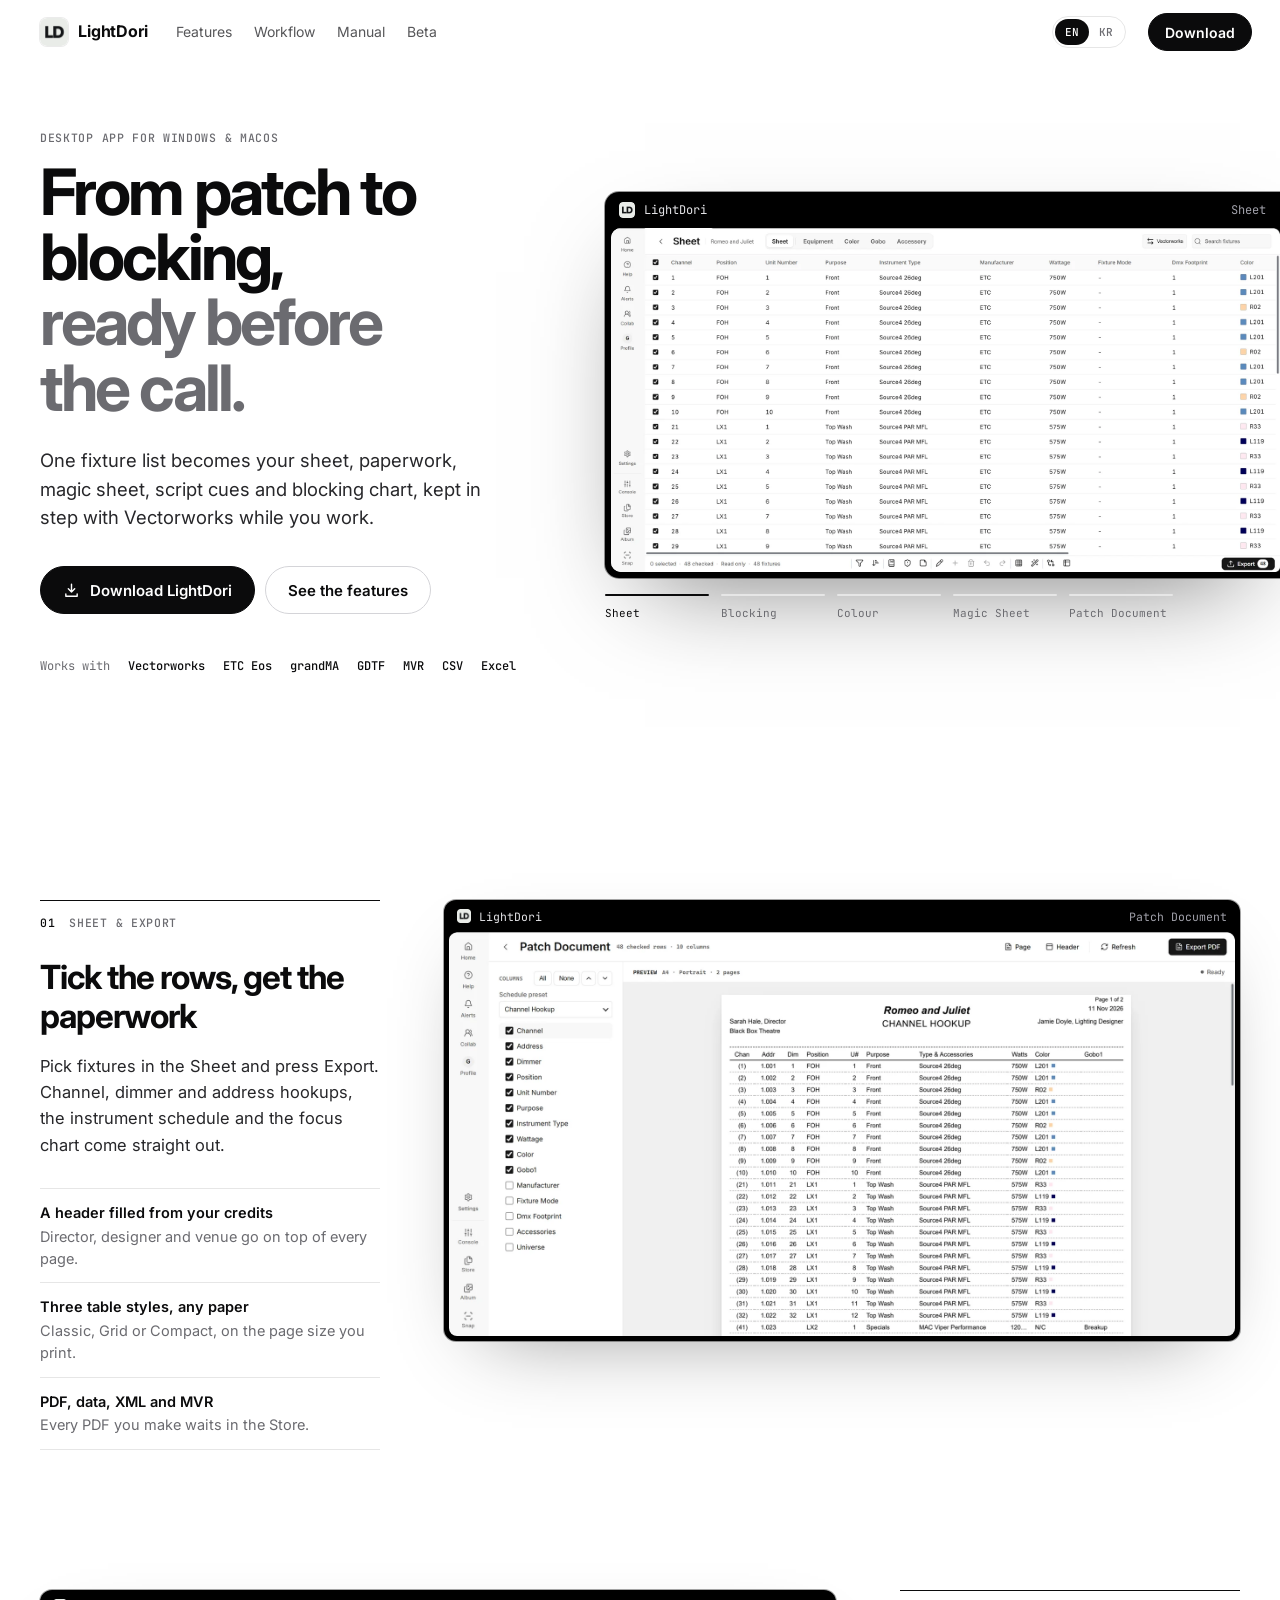
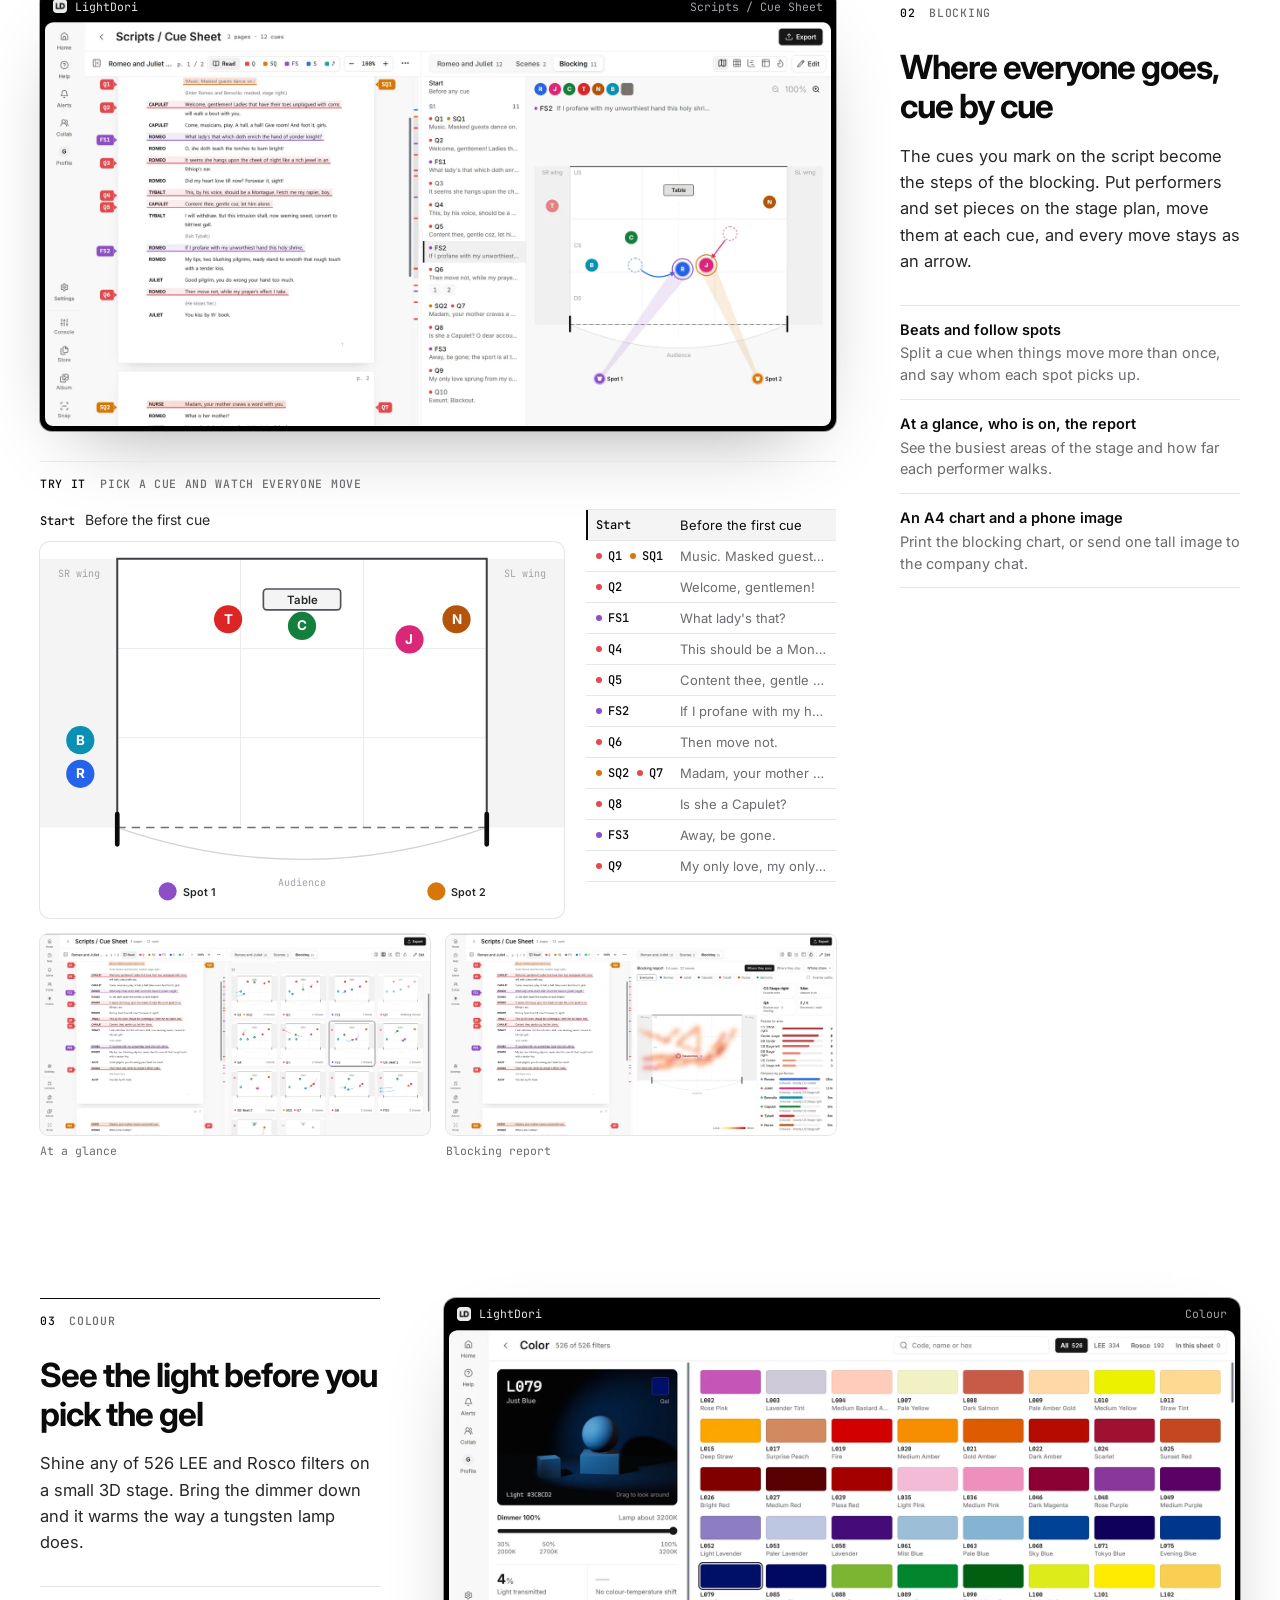
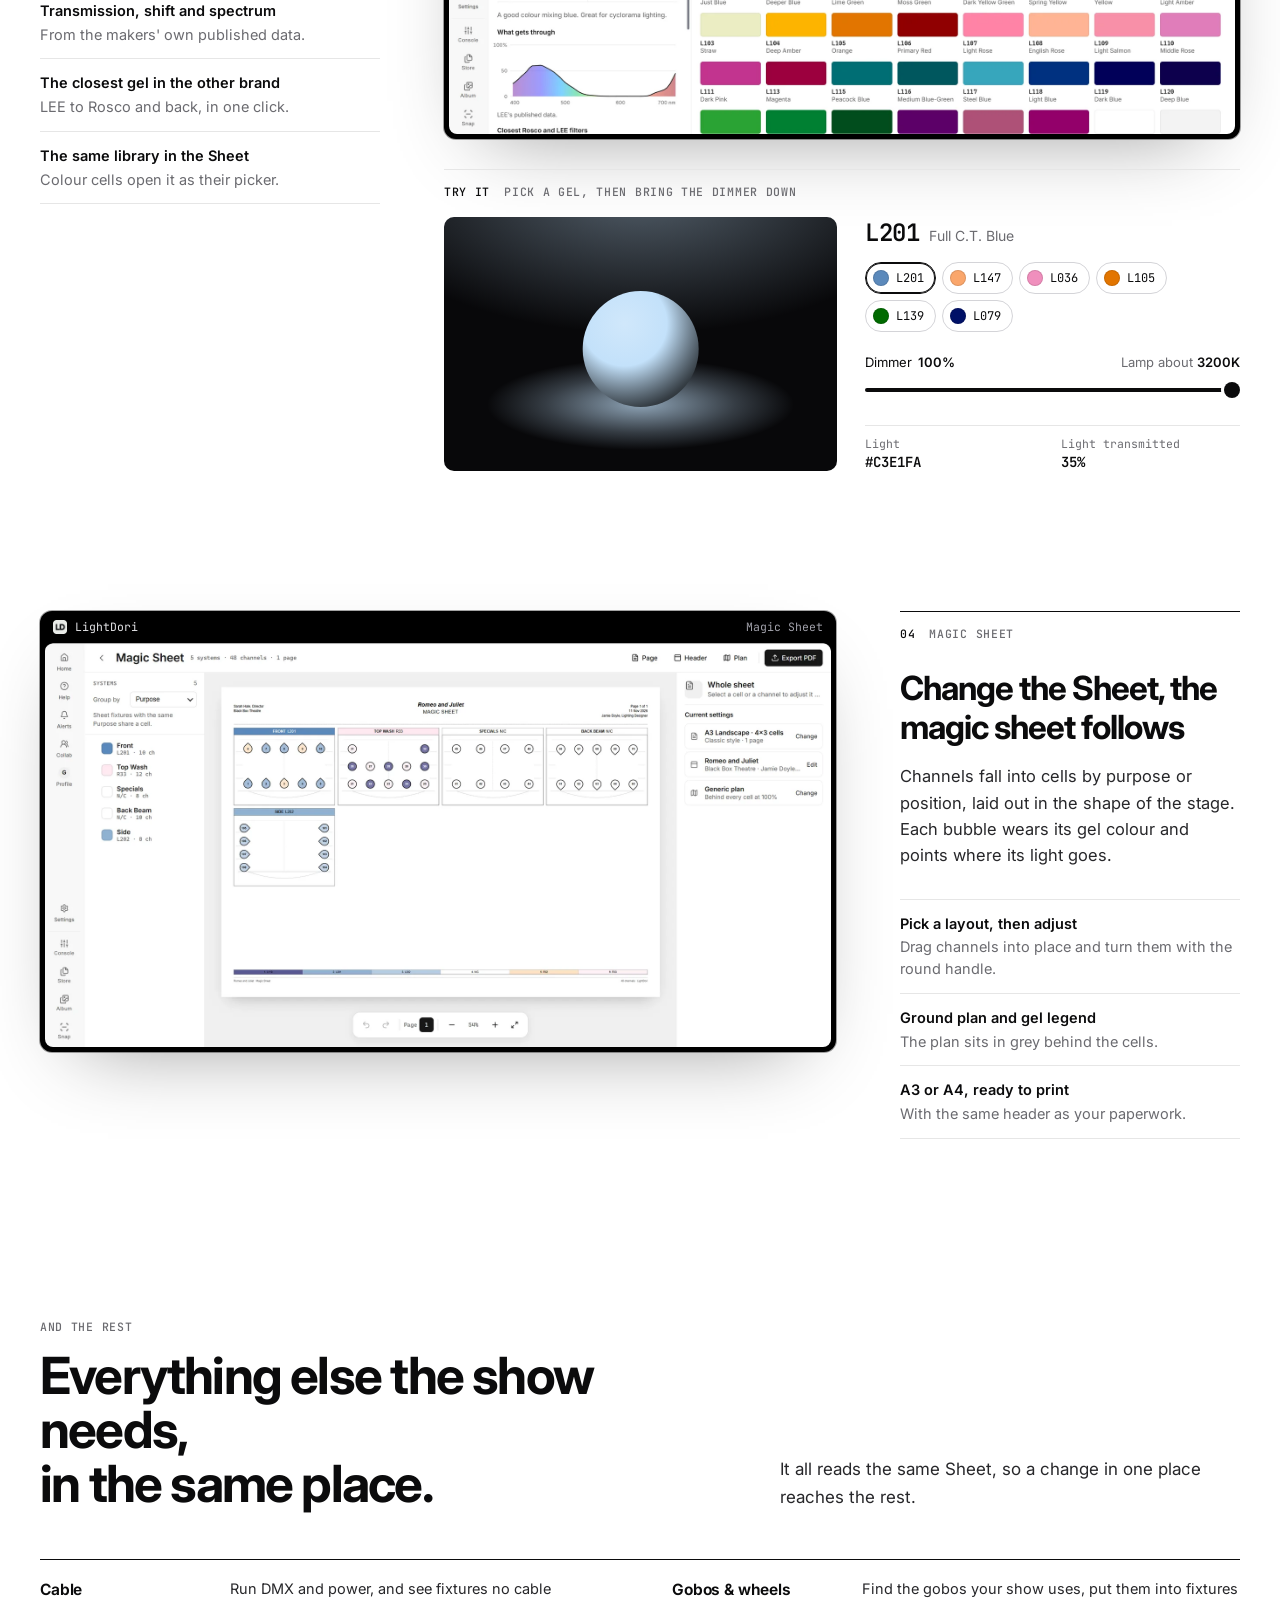
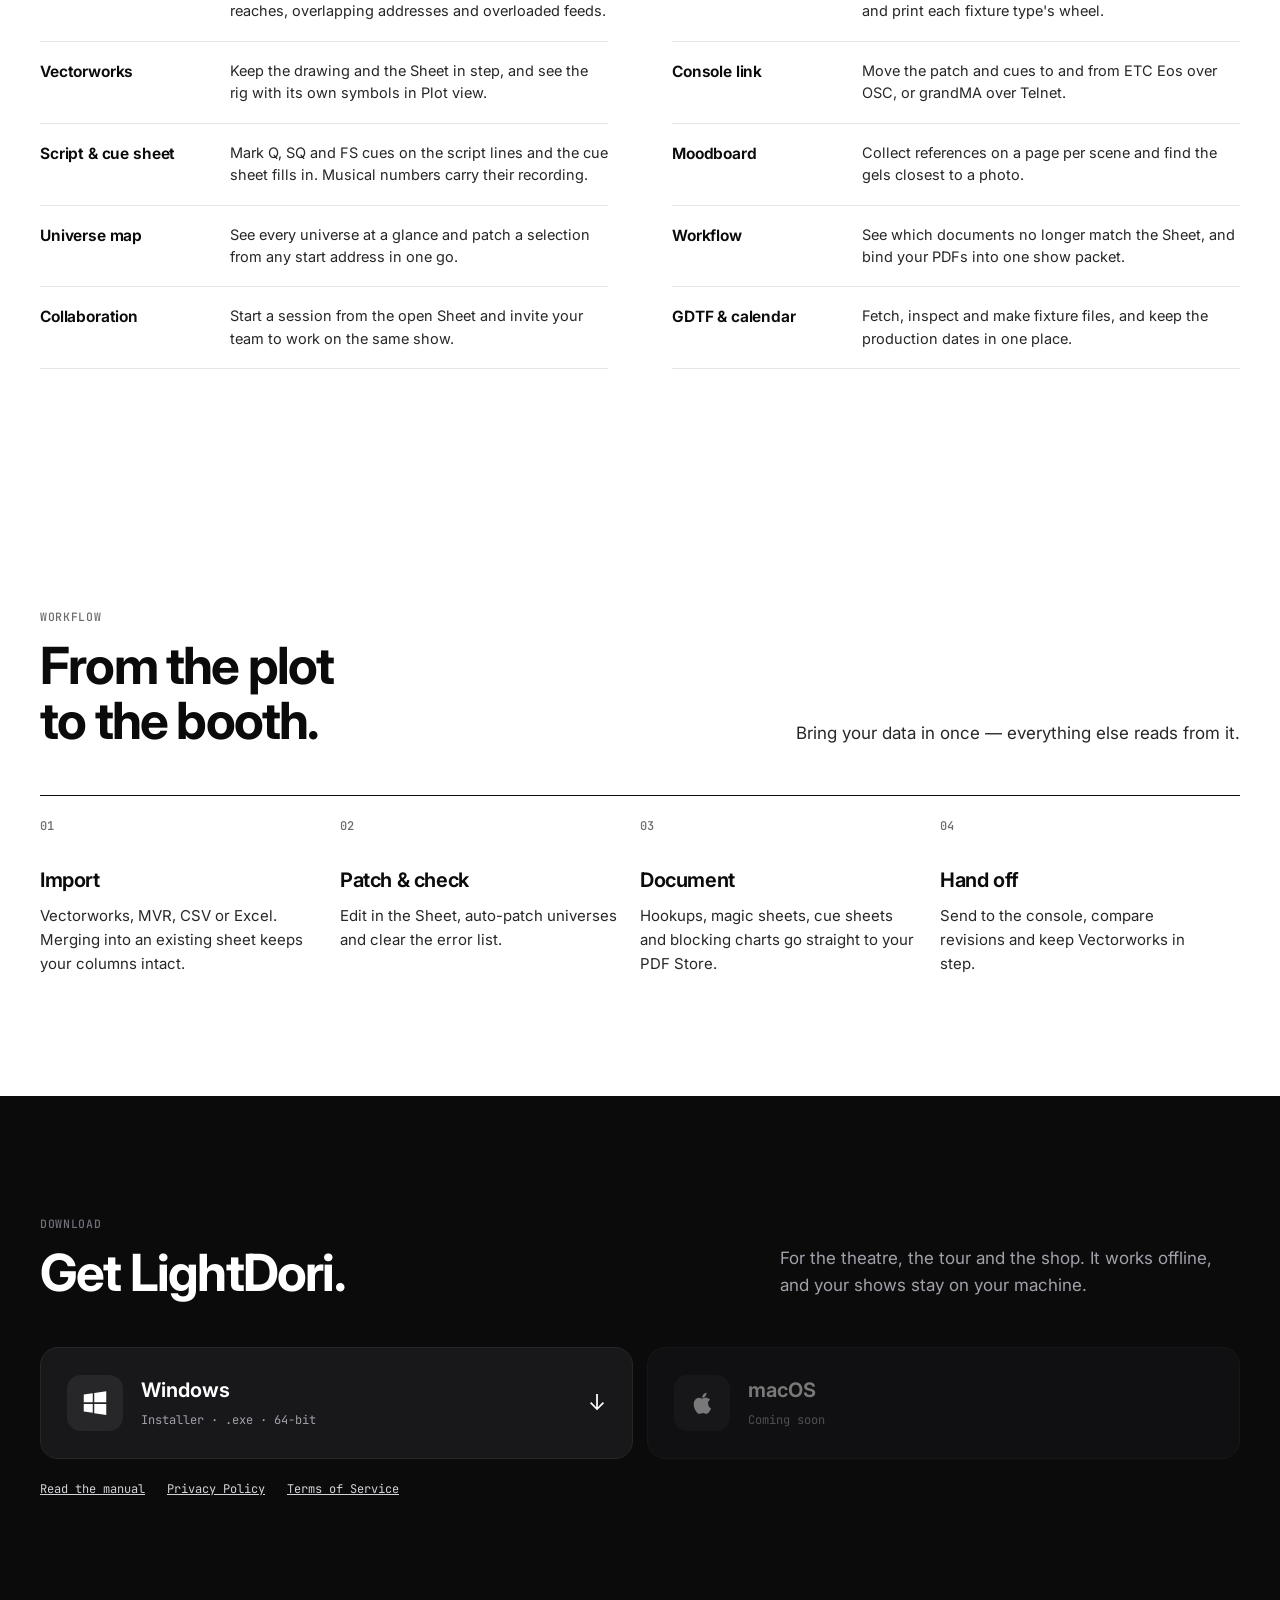
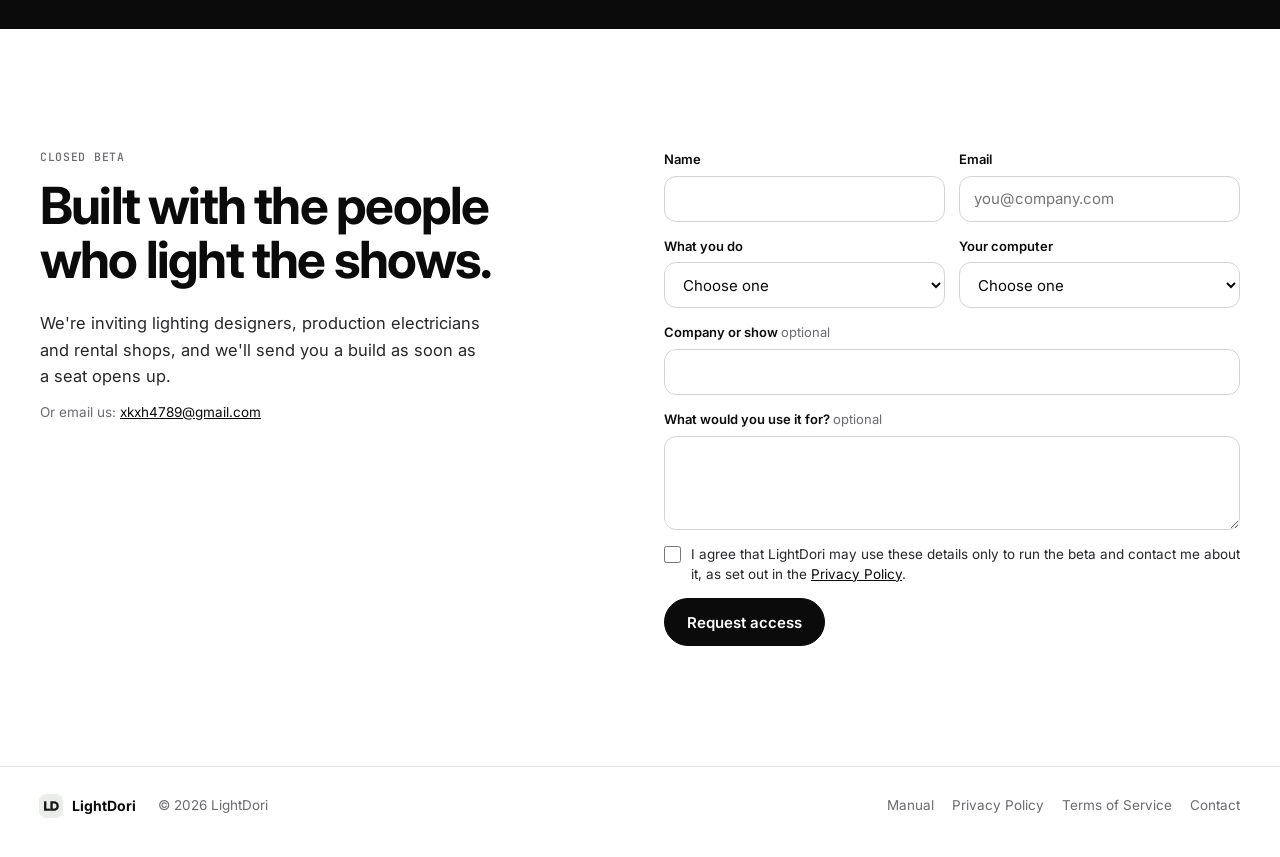
<file: index.html>
<!DOCTYPE html>
<html lang="en">
  <head>
    <meta charset="utf-8" />
    <meta name="viewport" content="width=device-width, initial-scale=1" />
    <title data-i18n="meta.title">LightDori — From patch to blocking, ready before the call</title>
    <meta
      name="description"
      data-i18n-content="meta.desc"
      content="LightDori is a desktop workspace for lighting designers and production electricians: patch sheets, print-ready paperwork, magic sheets, gel colour, script cues and blocking, with live Vectorworks sync."
    />
    <link rel="icon" href="./assets/app-icon.png" />
    <link rel="preconnect" href="https://fonts.googleapis.com" />
    <link rel="preconnect" href="https://fonts.gstatic.com" crossorigin />
    <link
      href="https://fonts.googleapis.com/css2?family=Inter:wght@400;500;600;700&family=JetBrains+Mono:wght@400;500&family=Noto+Sans+KR:wght@400;500;700&display=swap"
      rel="stylesheet"
    />
    <link rel="stylesheet" href="./styles.css?v=20261112" />
    <script>
      if ("scrollRestoration" in history) history.scrollRestoration = "manual";
      if (location.search.indexOf("static") !== -1) document.documentElement.classList.add("is-static");
    </script>
  </head>
  <body>
    <header class="top" id="top">
      <a class="top__brand" href="./index.html"><img src="./assets/app-icon.png" alt="" />LightDori</a>
      <div class="top__right">
        <nav class="top__nav" data-i18n-aria="nav.primary" aria-label="Primary">
          <a href="#features" data-i18n="nav.features">Features</a>
          <a href="#workflow" data-i18n="nav.workflow">Workflow</a>
          <a href="./manual.html" data-i18n="nav.manual">Manual</a>
          <a href="#beta" data-i18n="nav.beta">Beta</a>
        </nav>
        <div class="top__lang" role="group" data-i18n-aria="lang.label" aria-label="Language">
          <button type="button" class="top__lang-btn" data-lang="en" aria-pressed="true">EN</button>
          <button type="button" class="top__lang-btn" data-lang="ko" aria-pressed="false">KR</button>
        </div>
        <a class="btn top__cta" href="#download" data-i18n="nav.download">Download</a>
      </div>
    </header>

    <main>
      <section class="hero" aria-labelledby="hero-title">
        <div class="hero__copy">
          <p class="eyebrow" data-i18n="hero.eyebrow">Desktop app for Windows &amp; macOS</p>
          <h1 id="hero-title">
            <span style="color:inherit" data-i18n="hero.title1">From patch to blocking,</span>
            <span data-i18n="hero.title2">ready before</span>
            <span data-i18n="hero.title3">the call.</span>
          </h1>
          <p class="hero__lede" data-i18n="hero.lede">One fixture list becomes your sheet, paperwork, magic sheet, script cues and blocking chart, kept in step with Vectorworks while you work.</p>
          <div class="hero__actions">
            <a class="btn" href="#download">
              <svg viewBox="0 0 24 24" aria-hidden="true"><path d="M12 3v11m0 0-4.5-4.5M12 14l4.5-4.5M4 17v3h16v-3" fill="none" stroke="currentColor" stroke-width="2" stroke-linecap="round" stroke-linejoin="round"/></svg>
              <span data-i18n="hero.download">Download LightDori</span>
            </a>
            <a class="btn btn--line" href="#features" data-i18n="hero.more">See the features</a>
          </div>
          <p class="hero__works"><span data-i18n="hero.works">Works with</span><b>Vectorworks</b><b>ETC Eos</b><b>grandMA</b><b>GDTF</b><b>MVR</b><b>CSV</b><b>Excel</b></p>
        </div>

        <div class="reel" id="reel" aria-roledescription="carousel" data-i18n-aria="reel.aria" aria-label="LightDori screens">
          <div class="reel__frame">
            <div class="reel__bar"><img src="./assets/app-icon.png" alt="" />LightDori<span id="reel-label">Sheet</span></div>
            <div class="reel__view">
              <div class="reel__track" id="reel-track">
                <img src="./assets/shots/en/sheet.webp" data-i18n-src="shot.sheet" alt="The Sheet with every row ticked for export" data-i18n-alt="reel.1.alt" />
                <img src="./assets/shots/en/blocking.webp" data-i18n-src="shot.blocking" alt="Blocking on the stage plan beside the script" data-i18n-alt="reel.2.alt" loading="lazy" />
                <img src="./assets/shots/en/color.webp" data-i18n-src="shot.color" alt="The colour library lighting a small 3D stage" data-i18n-alt="reel.3.alt" loading="lazy" />
                <img src="./assets/shots/en/magic.webp" data-i18n-src="shot.magic" alt="A magic sheet ready to print" data-i18n-alt="reel.4.alt" loading="lazy" />
                <img src="./assets/shots/en/patchdoc.webp" data-i18n-src="shot.patchdoc" alt="A channel hookup in the Patch Document" data-i18n-alt="reel.5.alt" loading="lazy" />
              </div>
            </div>
          </div>
          <div class="reel__dots" role="tablist">
            <button type="button" class="is-on"><span data-i18n="reel.1">Sheet</span></button>
            <button type="button"><span data-i18n="reel.2">Blocking</span></button>
            <button type="button"><span data-i18n="reel.3">Colour</span></button>
            <button type="button"><span data-i18n="reel.4">Magic Sheet</span></button>
            <button type="button"><span data-i18n="reel.5">Patch Document</span></button>
          </div>
        </div>
      </section>

      <div class="wrap" id="features">
        <section class="chapter reveal" aria-labelledby="ch-sheet">
          <div class="chapter__text">
            <p class="chapter__num"><b>01</b><span data-i18n="ch.sheet.eyebrow">Sheet &amp; export</span></p>
            <h2 id="ch-sheet" data-i18n="ch.sheet.title">Tick the rows, get the paperwork</h2>
            <p class="chapter__lede" data-i18n="ch.sheet.lede">Pick fixtures in the Sheet and press Export. Channel, dimmer and address hookups, the instrument schedule and the focus chart come straight out.</p>
            <ul class="facts">
              <li><b data-i18n="ch.sheet.f1.t">A header filled from your credits</b><span data-i18n="ch.sheet.f1.b">Director, designer and venue go on top of every page.</span></li>
              <li><b data-i18n="ch.sheet.f2.t">Three table styles, any paper</b><span data-i18n="ch.sheet.f2.b">Classic, Grid or Compact, on the page size you print.</span></li>
              <li><b data-i18n="ch.sheet.f3.t">PDF, data, XML and MVR</b><span data-i18n="ch.sheet.f3.b">Every PDF you make waits in the Store.</span></li>
            </ul>
          </div>
          <figure class="chapter__shot">
            <div class="shot"><div class="shot__bar"><img src="./assets/app-icon.png" alt="" />LightDori<span data-i18n="shot.patchdoc.label">Patch Document</span></div><img src="./assets/shots/en/patchdoc.webp" data-i18n-src="shot.patchdoc" alt="A channel hookup preview" data-i18n-alt="ch.sheet.alt" loading="lazy" /></div>
          </figure>
        </section>

        <section class="chapter chapter--flip reveal" aria-labelledby="ch-blocking">
          <div class="chapter__text">
            <p class="chapter__num"><b>02</b><span data-i18n="ch.blocking.eyebrow">Blocking</span></p>
            <h2 id="ch-blocking" data-i18n="ch.blocking.title">Where everyone goes, cue by cue</h2>
            <p class="chapter__lede" data-i18n="ch.blocking.lede">The cues you mark on the script become the steps of the blocking. Put performers and set pieces on the stage plan, move them at each cue, and every move stays as an arrow.</p>
            <ul class="facts">
              <li><b data-i18n="ch.blocking.f1.t">Beats and follow spots</b><span data-i18n="ch.blocking.f1.b">Split a cue when things move more than once, and say whom each spot picks up.</span></li>
              <li><b data-i18n="ch.blocking.f2.t">At a glance, who is on, the report</b><span data-i18n="ch.blocking.f2.b">See the busiest areas of the stage and how far each performer walks.</span></li>
              <li><b data-i18n="ch.blocking.f3.t">An A4 chart and a phone image</b><span data-i18n="ch.blocking.f3.b">Print the blocking chart, or send one tall image to the company chat.</span></li>
            </ul>
          </div>
          <figure class="chapter__shot">
            <div class="shot"><div class="shot__bar"><img src="./assets/app-icon.png" alt="" />LightDori<span data-i18n="shot.blocking.label">Scripts / Cue Sheet</span></div><img src="./assets/shots/en/blocking.webp" data-i18n-src="shot.blocking" alt="Two follow spots on Romeo and Juliet in the blocking plan" data-i18n-alt="ch.blocking.alt" loading="lazy" /></div>
            <div class="try" id="stage-demo">
              <p class="try__label"><b data-i18n="try.label">Try it</b><span data-i18n="try.blocking">Pick a cue and watch everyone move</span></p>
              <div class="stagedemo">
                <div class="stagedemo__plan">
                  <p class="stagedemo__now" aria-live="polite"></p>
                  <svg role="img" data-i18n-aria="try.blocking.aria" aria-label="A stage plan with six performers and two follow spots"></svg>
                </div>
                <ol class="stagedemo__cues"></ol>
              </div>
            </div>
            <div class="views">
              <figure><img src="./assets/shots/en/blocking_grid.webp" data-i18n-src="shot.blocking_grid" alt="" loading="lazy" /><figcaption data-i18n="ch.blocking.v1">At a glance</figcaption></figure>
              <figure><img src="./assets/shots/en/blocking_report.webp" data-i18n-src="shot.blocking_report" alt="" loading="lazy" /><figcaption data-i18n="ch.blocking.v2">Blocking report</figcaption></figure>
            </div>
          </figure>
        </section>

        <section class="chapter reveal" aria-labelledby="ch-color">
          <div class="chapter__text">
            <p class="chapter__num"><b>03</b><span data-i18n="ch.color.eyebrow">Colour</span></p>
            <h2 id="ch-color" data-i18n="ch.color.title">See the light before you pick the gel</h2>
            <p class="chapter__lede" data-i18n="ch.color.lede">Shine any of 526 LEE and Rosco filters on a small 3D stage. Bring the dimmer down and it warms the way a tungsten lamp does.</p>
            <ul class="facts">
              <li><b data-i18n="ch.color.f1.t">Transmission, shift and spectrum</b><span data-i18n="ch.color.f1.b">From the makers' own published data.</span></li>
              <li><b data-i18n="ch.color.f2.t">The closest gel in the other brand</b><span data-i18n="ch.color.f2.b">LEE to Rosco and back, in one click.</span></li>
              <li><b data-i18n="ch.color.f3.t">The same library in the Sheet</b><span data-i18n="ch.color.f3.b">Colour cells open it as their picker.</span></li>
            </ul>
          </div>
          <figure class="chapter__shot">
            <div class="shot"><div class="shot__bar"><img src="./assets/app-icon.png" alt="" />LightDori<span data-i18n="shot.color.label">Colour</span></div><img src="./assets/shots/en/color.webp" data-i18n-src="shot.color" alt="L079 Just Blue on the 3D stage with its spectrum" data-i18n-alt="ch.color.alt" loading="lazy" /></div>
            <div class="try" id="gel-demo">
              <p class="try__label"><b data-i18n="try.label">Try it</b><span data-i18n="try.color">Pick a gel, then bring the dimmer down</span></p>
              <div class="geldemo">
                <div class="geldemo__stage" aria-hidden="true"><i class="geldemo__glow"></i><i class="geldemo__pool"></i><i class="geldemo__ball"></i></div>
                <div class="geldemo__panel">
                  <p class="geldemo__name"><b data-gel="code">L201</b><span data-gel="name">Full C.T. Blue</span></p>
                  <div class="geldemo__chips" role="group" data-i18n-aria="try.color.gels" aria-label="Gels"></div>
                  <label class="geldemo__dimmer">
                    <span><span data-i18n="try.color.dimmer">Dimmer</span> <b data-gel="level">100%</b><em><span data-i18n="try.color.lamp">Lamp about</span> <b data-gel="kelvin">3200K</b></em></span>
                    <input type="range" min="30" max="100" step="1" value="100" />
                  </label>
                  <dl class="geldemo__facts">
                    <div><dt data-i18n="try.color.light">Light</dt><dd data-gel="light">#C3E1FA</dd></div>
                    <div><dt data-i18n="try.color.y">Light transmitted</dt><dd data-gel="y">35%</dd></div>
                  </dl>
                </div>
              </div>
            </div>
          </figure>
        </section>

        <section class="chapter chapter--flip reveal" aria-labelledby="ch-magic">
          <div class="chapter__text">
            <p class="chapter__num"><b>04</b><span data-i18n="ch.magic.eyebrow">Magic Sheet</span></p>
            <h2 id="ch-magic" data-i18n="ch.magic.title">Change the Sheet, the magic sheet follows</h2>
            <p class="chapter__lede" data-i18n="ch.magic.lede">Channels fall into cells by purpose or position, laid out in the shape of the stage. Each bubble wears its gel colour and points where its light goes.</p>
            <ul class="facts">
              <li><b data-i18n="ch.magic.f1.t">Pick a layout, then adjust</b><span data-i18n="ch.magic.f1.b">Drag channels into place and turn them with the round handle.</span></li>
              <li><b data-i18n="ch.magic.f2.t">Ground plan and gel legend</b><span data-i18n="ch.magic.f2.b">The plan sits in grey behind the cells.</span></li>
              <li><b data-i18n="ch.magic.f3.t">A3 or A4, ready to print</b><span data-i18n="ch.magic.f3.b">With the same header as your paperwork.</span></li>
            </ul>
          </div>
          <figure class="chapter__shot">
            <div class="shot"><div class="shot__bar"><img src="./assets/app-icon.png" alt="" />LightDori<span data-i18n="shot.magic.label">Magic Sheet</span></div><img src="./assets/shots/en/magic.webp" data-i18n-src="shot.magic" alt="A magic sheet with five systems" data-i18n-alt="ch.magic.alt" loading="lazy" /></div>
          </figure>
        </section>
      </div>

      <section class="section more" id="more" aria-labelledby="more-title">
        <div class="wrap">
          <div class="section__head reveal">
            <div>
              <p class="eyebrow" data-i18n="more.eyebrow">And the rest</p>
              <h2 id="more-title" data-i18n-html="more.title">Everything else the show needs,<br />in the same place.</h2>
            </div>
            <p data-i18n="more.lede">It all reads the same Sheet, so a change in one place reaches the rest.</p>
          </div>
          <div class="more__list stagger">
            <div><h3 data-i18n="more.cable.t">Cable</h3><p data-i18n="more.cable.b">Run DMX and power, and see fixtures no cable reaches, overlapping addresses and overloaded feeds.</p></div>
            <div><h3 data-i18n="more.gobo.t">Gobos &amp; wheels</h3><p data-i18n="more.gobo.b">Find the gobos your show uses, put them into fixtures and print each fixture type's wheel.</p></div>
            <div><h3 data-i18n="more.vw.t">Vectorworks</h3><p data-i18n="more.vw.b">Keep the drawing and the Sheet in step, and see the rig with its own symbols in Plot view.</p></div>
            <div><h3 data-i18n="more.console.t">Console link</h3><p data-i18n="more.console.b">Move the patch and cues to and from ETC Eos over OSC, or grandMA over Telnet.</p></div>
            <div><h3 data-i18n="more.script.t">Script &amp; cue sheet</h3><p data-i18n="more.script.b">Mark Q, SQ and FS cues on the script lines and the cue sheet fills in. Musical numbers carry their recording.</p></div>
            <div><h3 data-i18n="more.mood.t">Moodboard</h3><p data-i18n="more.mood.b">Collect references on a page per scene and find the gels closest to a photo.</p></div>
            <div><h3 data-i18n="more.dmx.t">Universe map</h3><p data-i18n="more.dmx.b">See every universe at a glance and patch a selection from any start address in one go.</p></div>
            <div><h3 data-i18n="more.workflow.t">Workflow</h3><p data-i18n="more.workflow.b">See which documents no longer match the Sheet, and bind your PDFs into one show packet.</p></div>
            <div><h3 data-i18n="more.collab.t">Collaboration</h3><p data-i18n="more.collab.b">Start a session from the open Sheet and invite your team to work on the same show.</p></div>
            <div><h3 data-i18n="more.gdtf.t">GDTF &amp; calendar</h3><p data-i18n="more.gdtf.b">Fetch, inspect and make fixture files, and keep the production dates in one place.</p></div>
          </div>
        </div>
      </section>

      <section class="section" id="workflow">
        <div class="wrap">
          <div class="section__head reveal">
            <div>
              <p class="eyebrow" data-i18n="workflow.eyebrow">Workflow</p>
              <h2 data-i18n-html="workflow.title">From the plot<br />to the booth.</h2>
            </div>
            <p data-i18n="workflow.lede">Bring your data in once — everything else reads from it.</p>
          </div>
          <div class="flow reveal">
            <div><b>01</b><h3 data-i18n="workflow.1.title">Import</h3><p data-i18n="workflow.1.body">Vectorworks, MVR, CSV or Excel. Merging into an existing sheet keeps your columns intact.</p></div>
            <div><b>02</b><h3 data-i18n="workflow.2.title">Patch &amp; check</h3><p data-i18n="workflow.2.body">Edit in the Sheet, auto-patch universes and clear the error list.</p></div>
            <div><b>03</b><h3 data-i18n="workflow.3.title">Document</h3><p data-i18n="workflow.3.body">Hookups, magic sheets, cue sheets and blocking charts go straight to your PDF Store.</p></div>
            <div><b>04</b><h3 data-i18n="workflow.4.title">Hand off</h3><p data-i18n="workflow.4.body">Send to the console, compare revisions and keep Vectorworks in step.</p></div>
          </div>
        </div>
      </section>

      <section class="download" id="download">
        <div class="wrap">
          <div class="section__head reveal">
            <div>
              <p class="eyebrow" data-i18n="download.eyebrow">Download</p>
              <h2 data-i18n="download.title">Get LightDori.</h2>
            </div>
            <p data-i18n="download.lede">For the theatre, the tour and the shop. It works offline, and your shows stay on your machine.</p>
          </div>
          <div class="os reveal">
            <a id="download-win" href="#beta" data-platform="windows">
              <span class="ic"><svg viewBox="0 0 24 24" aria-hidden="true"><path d="M3 5.2 10.2 4.2v7.1H3zm8.4-1.3L21 2.5v8.8h-9.6zM3 12.7h7.2v7.1L3 18.7zm8.4 0H21v8.8l-9.6-1.4z"/></svg></span>
              <div><strong>Windows</strong><span data-i18n="download.win.meta">Installer · .exe · 64-bit</span></div>
              <em aria-hidden="true">↓</em>
            </a>
            <a id="download-mac" href="#beta" data-platform="mac">
              <span class="ic"><svg viewBox="0 0 24 24" aria-hidden="true"><path d="M16.7 12.6c0-2.1 1.7-3.1 1.8-3.2-1-1.4-2.5-1.6-3-1.7-1.3-.1-2.5.8-3.1.8-.7 0-1.7-.7-2.8-.7-1.4 0-2.8.9-3.5 2.2-1.5 2.6-.4 6.4 1.1 8.5.7 1 1.6 2.2 2.7 2.1 1.1 0 1.5-.7 2.8-.7s1.7.7 2.8.7c1.2 0 1.9-1 2.6-2 .8-1.2 1.1-2.3 1.1-2.4-.02-.01-2.2-.8-2.2-3.6zM14.7 6.5c.6-.7 1-1.7.9-2.7-.9 0-1.9.6-2.5 1.3-.6.6-1.1 1.7-.9 2.6 1 .1 1.9-.5 2.5-1.2z"/></svg></span>
              <div><strong>macOS</strong><span data-i18n="download.mac.meta">Disk image · .dmg</span></div>
              <em aria-hidden="true">↓</em>
            </a>
          </div>
          <p class="download__note" id="download-note" hidden></p>
          <p class="download__meta"><a href="./manual.html" data-i18n="download.manual">Read the manual</a><a href="./privacy.html" data-i18n="foot.privacy">Privacy Policy</a><a href="./terms.html" data-i18n="foot.terms">Terms of Service</a></p>
        </div>
      </section>

      <section class="section" id="beta">
        <div class="wrap beta reveal">
          <div class="beta__intro">
            <p class="eyebrow" data-i18n="beta.eyebrow">Closed beta</p>
            <h2 data-i18n-html="beta.title">Built with the people<br />who light the shows.</h2>
            <p class="beta__lede" data-i18n="beta.lede">We're inviting lighting designers, production electricians and rental shops, and we'll send you a build as soon as a seat opens up.</p>
            <p class="beta__note">
              <span data-i18n="beta.or">Or email us:</span>
              <a href="mailto:xkxh4789@gmail.com?subject=LightDori%20beta%20request">xkxh4789@gmail.com</a>
            </p>
          </div>
          <form class="beta__form" id="beta-form" novalidate>
            <div class="beta__row">
              <label class="beta__field">
                <span data-i18n="beta.name">Name</span>
                <input name="name" type="text" autocomplete="name" maxlength="80" required />
              </label>
              <label class="beta__field">
                <span data-i18n="beta.email">Email</span>
                <input name="email" type="email" autocomplete="email" maxlength="120" placeholder="you@company.com" required />
              </label>
            </div>
            <div class="beta__row">
              <label class="beta__field">
                <span data-i18n="beta.role">What you do</span>
                <select name="role" required>
                  <option value="" data-i18n="beta.choose">Choose one</option>
                  <option value="Lighting designer" data-i18n="beta.role.ld">Lighting designer</option>
                  <option value="Production electrician" data-i18n="beta.role.pe">Production electrician</option>
                  <option value="Programmer / operator" data-i18n="beta.role.op">Programmer or operator</option>
                  <option value="Rental shop" data-i18n="beta.role.shop">Rental shop</option>
                  <option value="Student" data-i18n="beta.role.student">Student</option>
                  <option value="Other" data-i18n="beta.role.other">Other</option>
                </select>
              </label>
              <label class="beta__field">
                <span data-i18n="beta.computer">Your computer</span>
                <select name="computer" required>
                  <option value="" data-i18n="beta.choose">Choose one</option>
                  <option value="Windows">Windows</option>
                  <option value="macOS">macOS</option>
                  <option value="Both" data-i18n="beta.computer.both">Both</option>
                </select>
              </label>
            </div>
            <label class="beta__field">
              <span data-i18n-html="beta.company">Company or show <em>optional</em></span>
              <input name="company" type="text" autocomplete="organization" maxlength="120" />
            </label>
            <label class="beta__field">
              <span data-i18n-html="beta.message">What would you use it for? <em>optional</em></span>
              <textarea name="message" rows="3" maxlength="1500"></textarea>
            </label>
            <input class="beta__trap" type="checkbox" name="botcheck" tabindex="-1" autocomplete="off" aria-hidden="true" />
            <label class="beta__consent">
              <input name="consent" type="checkbox" required />
              <span data-i18n-html="beta.consent">I agree that LightDori may use these details only to run the beta and contact me about it, as set out in the <a href="./privacy.html#beta">Privacy Policy</a>.</span>
            </label>
            <div class="beta__send">
              <button class="btn" type="submit" data-i18n="beta.submit">Request access</button>
              <p class="beta__status" id="beta-status" role="status" aria-live="polite"></p>
            </div>
          </form>
        </div>
      </section>
    </main>

    <footer class="foot">
      <span class="foot__brand"><img src="./assets/app-icon.png" alt="" />LightDori</span>
      <span>© <span id="year"></span> LightDori</span>
      <nav class="foot__links" data-i18n-aria="foot.legal.aria" aria-label="Legal">
        <a href="./manual.html" data-i18n="nav.manual">Manual</a>
        <a href="./privacy.html" data-i18n="foot.privacy">Privacy Policy</a>
        <a href="./terms.html" data-i18n="foot.terms">Terms of Service</a>
        <a href="mailto:xkxh4789@gmail.com" data-i18n="foot.contact">Contact</a>
      </nav>
    </footer>

    <dialog class="zoom" id="zoom" data-i18n-aria="zoom.title" aria-label="Screenshot, full size">
      <form method="dialog"><button class="zoom__close" data-i18n-aria="zoom.close" aria-label="Close"><svg viewBox="0 0 24 24" aria-hidden="true"><path d="M6 6l12 12M18 6 6 18" fill="none" stroke="currentColor" stroke-width="2" stroke-linecap="round"/></svg></button></form>
      <img alt="" />
    </dialog>

    <script src="./downloads.js?v=20261112"></script>
    <script src="./i18n.js?v=20261112"></script>
    <script src="./demos.js?v=20261111c"></script>
    <script src="./beta.js?v=20261112"></script>
    <script>
      document.getElementById("year").textContent = String(new Date().getFullYear());
      var isStatic = document.documentElement.classList.contains("is-static");

      // header shadow once the page scrolls
      (function () {
        var header = document.getElementById("top");
        var onScroll = function () { header.classList.toggle("is-scrolled", window.scrollY > 10); };
        window.addEventListener("scroll", onScroll, { passive: true });
        onScroll();
      })();

      // sections rise in as they enter the screen
      (function () {
        var nodes = document.querySelectorAll(".reveal, .stagger");
        if (!("IntersectionObserver" in window) || isStatic) {
          nodes.forEach(function (n) { n.classList.add("is-in"); });
          return;
        }
        var io = new IntersectionObserver(function (entries) {
          entries.forEach(function (e) {
            if (e.isIntersecting) { e.target.classList.add("is-in"); io.unobserve(e.target); }
          });
        }, { threshold: 0.12 });
        nodes.forEach(function (n) { io.observe(n); });
      })();

      // download links from downloads.js (an empty link sends people to the beta form)
      (function setupDownloads() {
        var cfg = window.LIGHTDORI_DOWNLOADS || {};
        var note = document.getElementById("download-note");
        var bad = false;
        [["download-win", cfg.windows], ["download-mac", cfg.mac]].forEach(function (pair) {
          var btn = document.getElementById(pair[0]);
          if (btn && pair[1] === false) {  // turned off: no link, "Coming soon"
            btn.removeAttribute("href");
            btn.setAttribute("aria-disabled", "true");
            btn.classList.add("is-off");
            var meta = btn.querySelector("[data-i18n]");
            if (meta) { meta.setAttribute("data-i18n", "download.soon"); meta.textContent = "Coming soon"; }
            var arrow = btn.querySelector("em");
            if (arrow) arrow.hidden = true;
            return;
          }
          var url = String(pair[1] || "").trim();
          if (/sha256:/i.test(url)) bad = true;
          if (btn && /^https?:\/\//i.test(url)) {
            btn.href = url;
            btn.target = "_blank";
            btn.rel = "noopener noreferrer";
          }
        });
        window.lightdoriRefreshDownloadNotes = function (lang) {
          if (!note) return;
          note.hidden = !bad;
          note.textContent = bad ? window.lightdoriT("download.note.hash", lang) : "";
        };
      })();

      window.lightdoriInitLang();

      // hero reel: the app's screens slide past
      (function setupReel() {
        var reel = document.getElementById("reel");
        var track = document.getElementById("reel-track");
        var dots = Array.prototype.slice.call(reel.querySelectorAll(".reel__dots button"));
        var label = document.getElementById("reel-label");
        var count = track.children.length;
        var ms = 5200, index = 0, timer = null;
        reel.style.setProperty("--reel-ms", ms + "ms");
        function go(i) {
          index = (i + count) % count;
          track.style.transform = "translateX(" + -index * 100 + "%)";
          dots.forEach(function (d, k) {
            d.classList.remove("is-on");
            if (k === index) { void d.offsetWidth; d.classList.add("is-on"); }
          });
          label.textContent = dots[index].textContent.trim();
        }
        function schedule() {
          clearTimeout(timer);
          if (isStatic || reel.classList.contains("is-paused")) return;
          timer = setTimeout(function () { go(index + 1); schedule(); }, ms);
        }
        dots.forEach(function (d, k) { d.addEventListener("click", function () { go(k); schedule(); }); });
        reel.addEventListener("mouseenter", function () { reel.classList.add("is-paused"); clearTimeout(timer); });
        reel.addEventListener("mouseleave", function () { reel.classList.remove("is-paused"); schedule(); });
        document.addEventListener("lightdori:langchange", function () { label.textContent = dots[index].textContent.trim(); });
        if (!window.matchMedia("(prefers-reduced-motion: reduce)").matches) schedule();
        go(0);
      })();

    </script>
  </body>
</html>
</file>
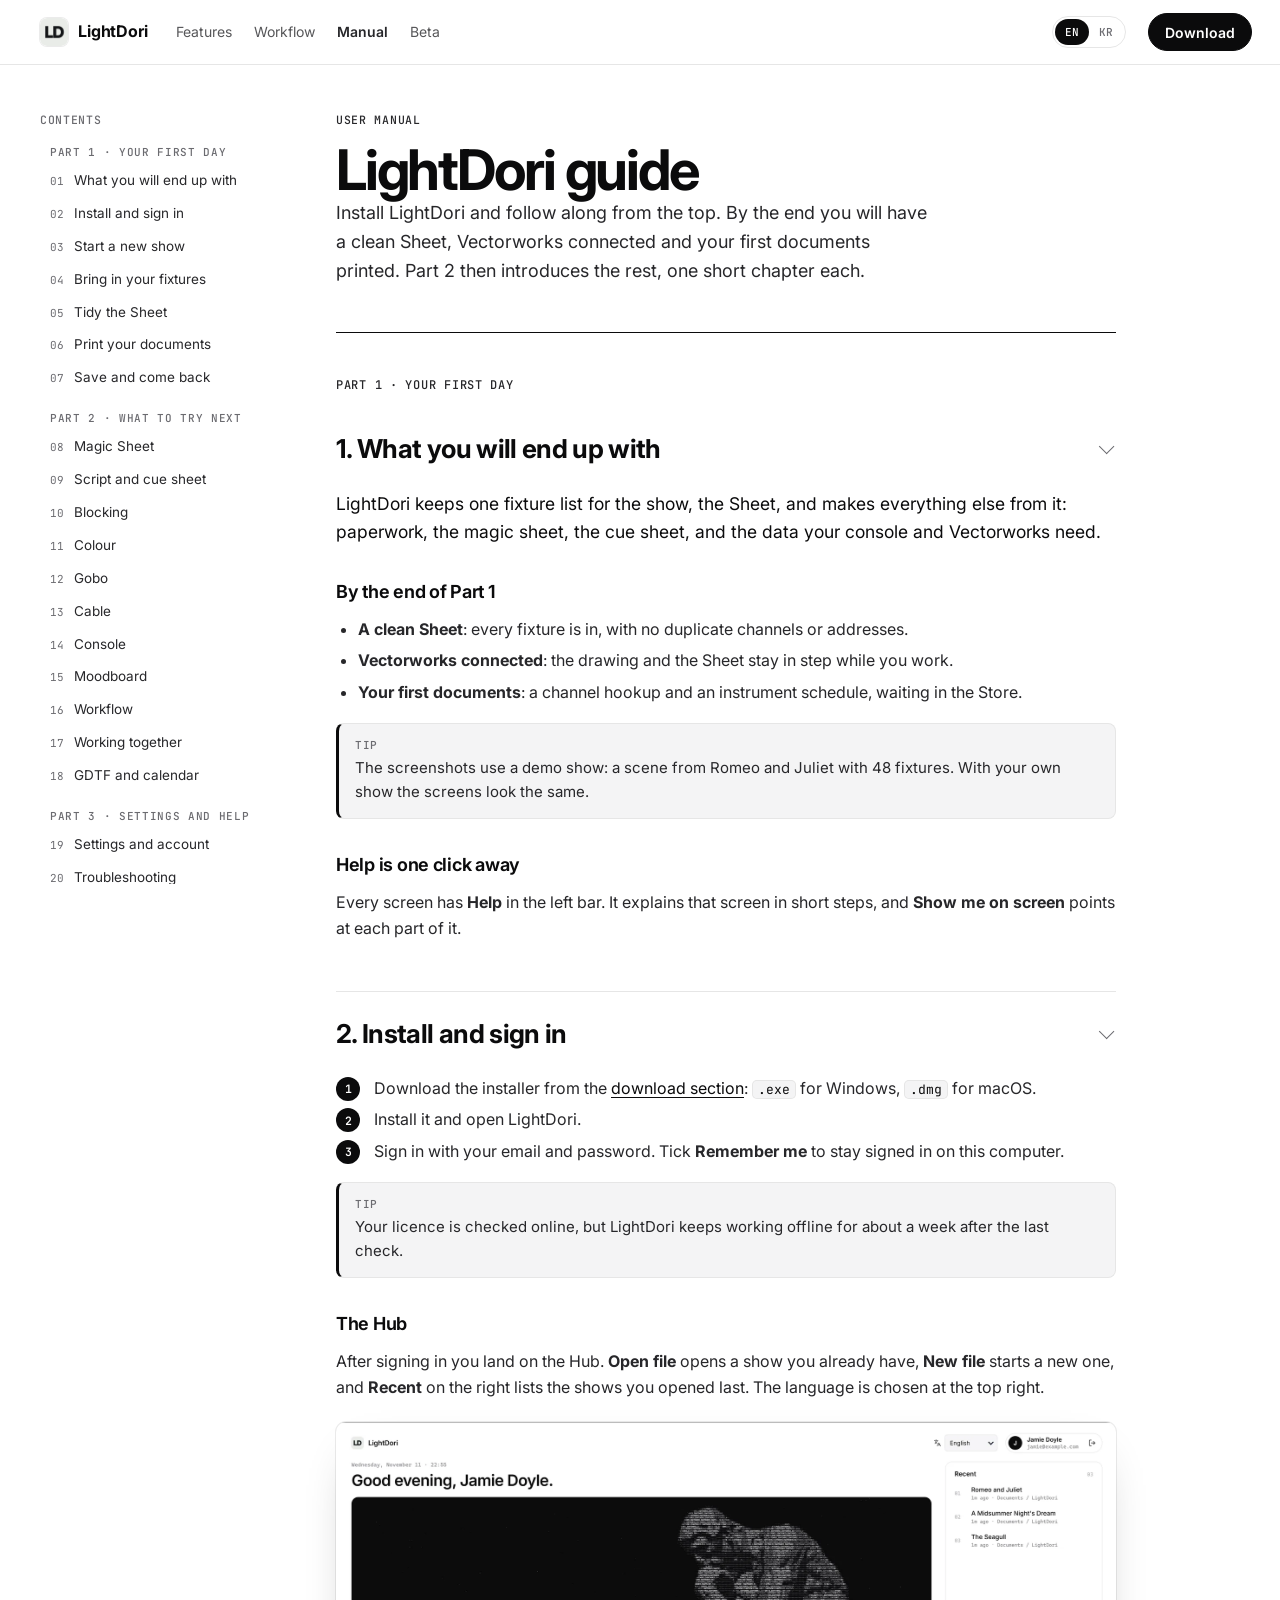
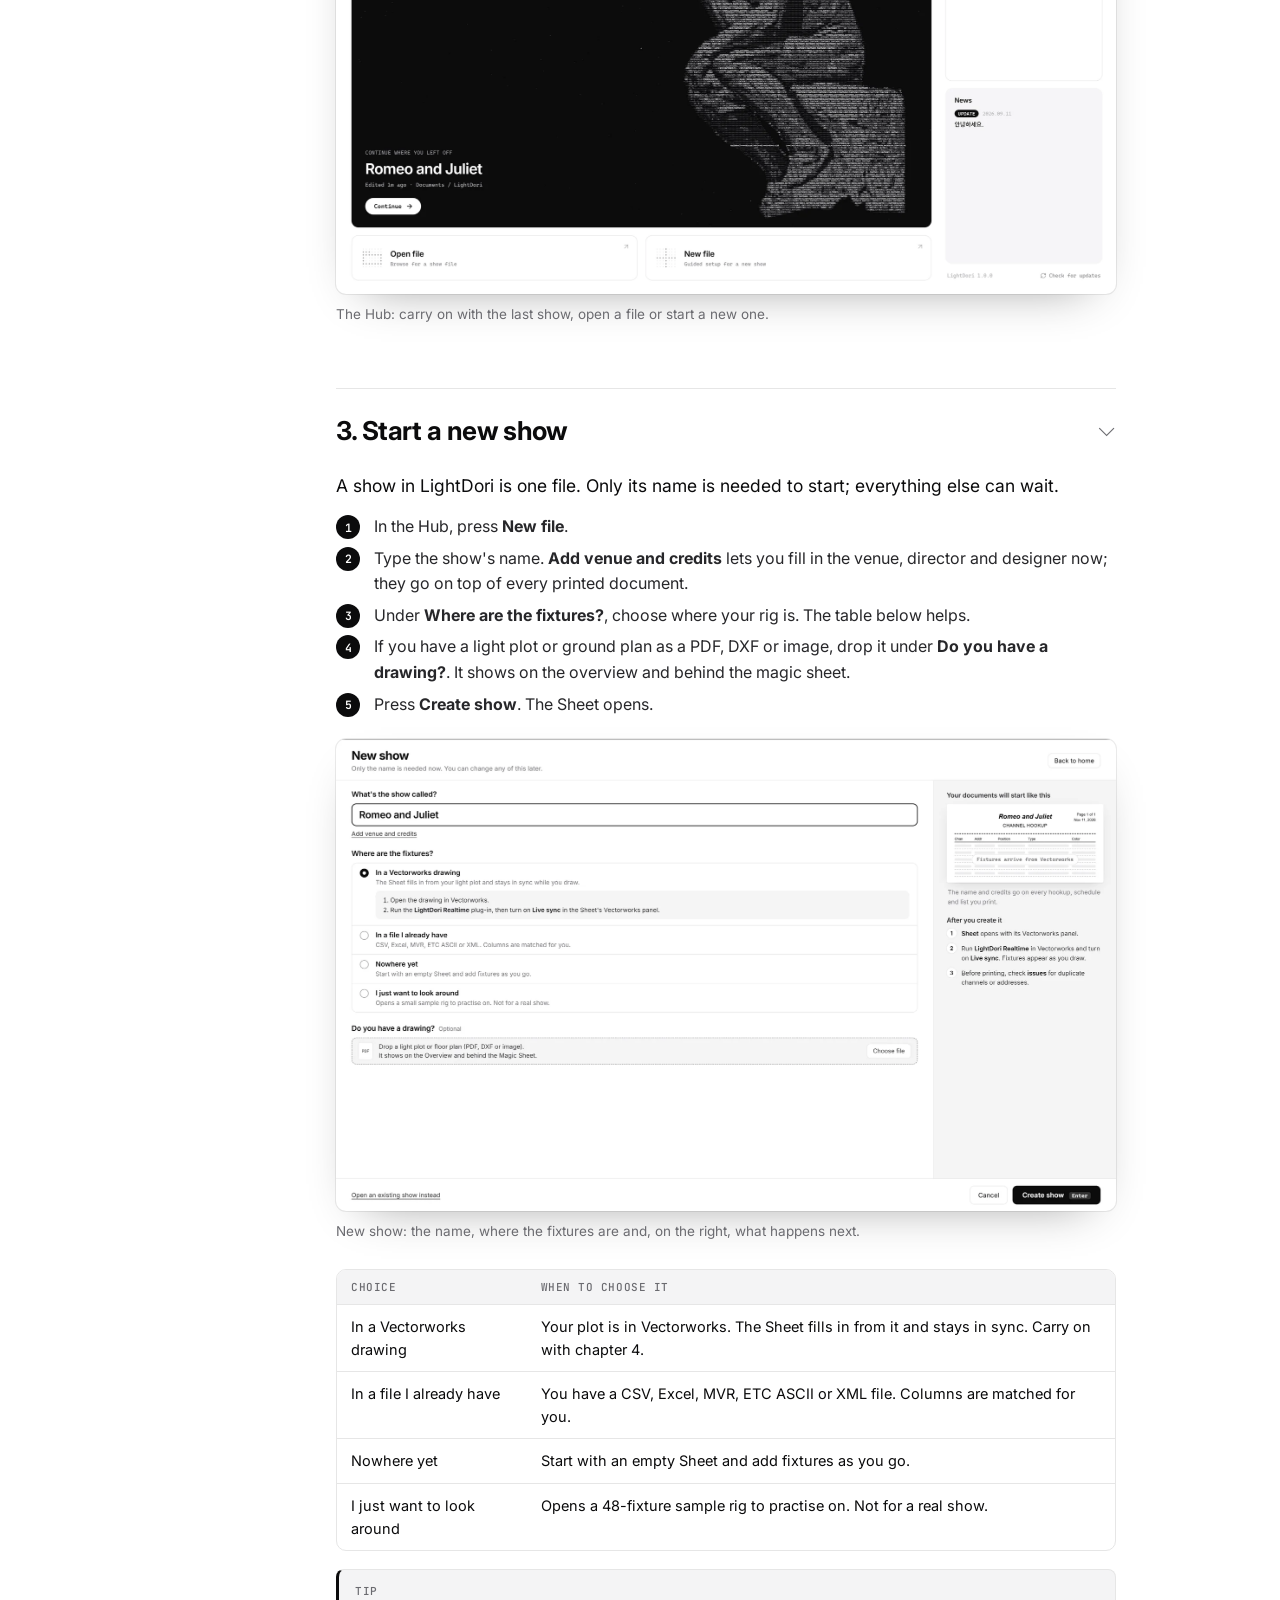
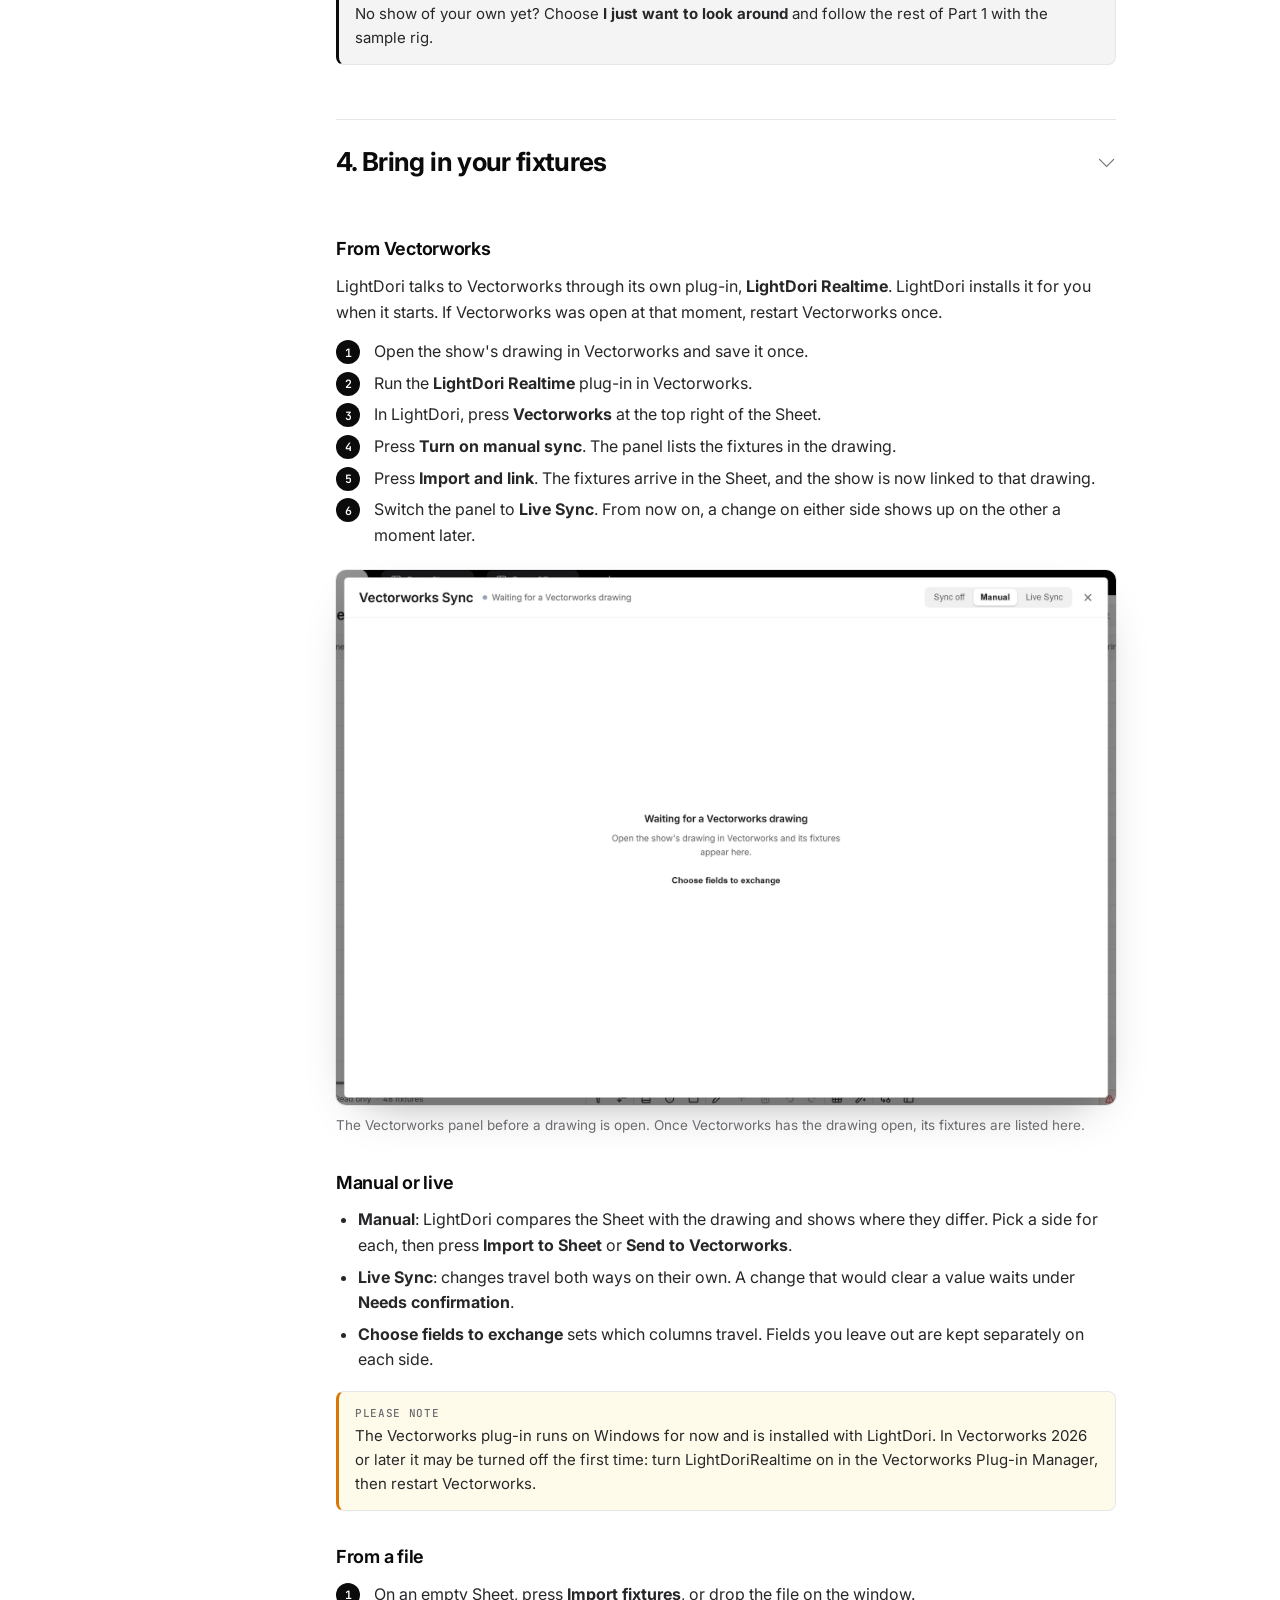
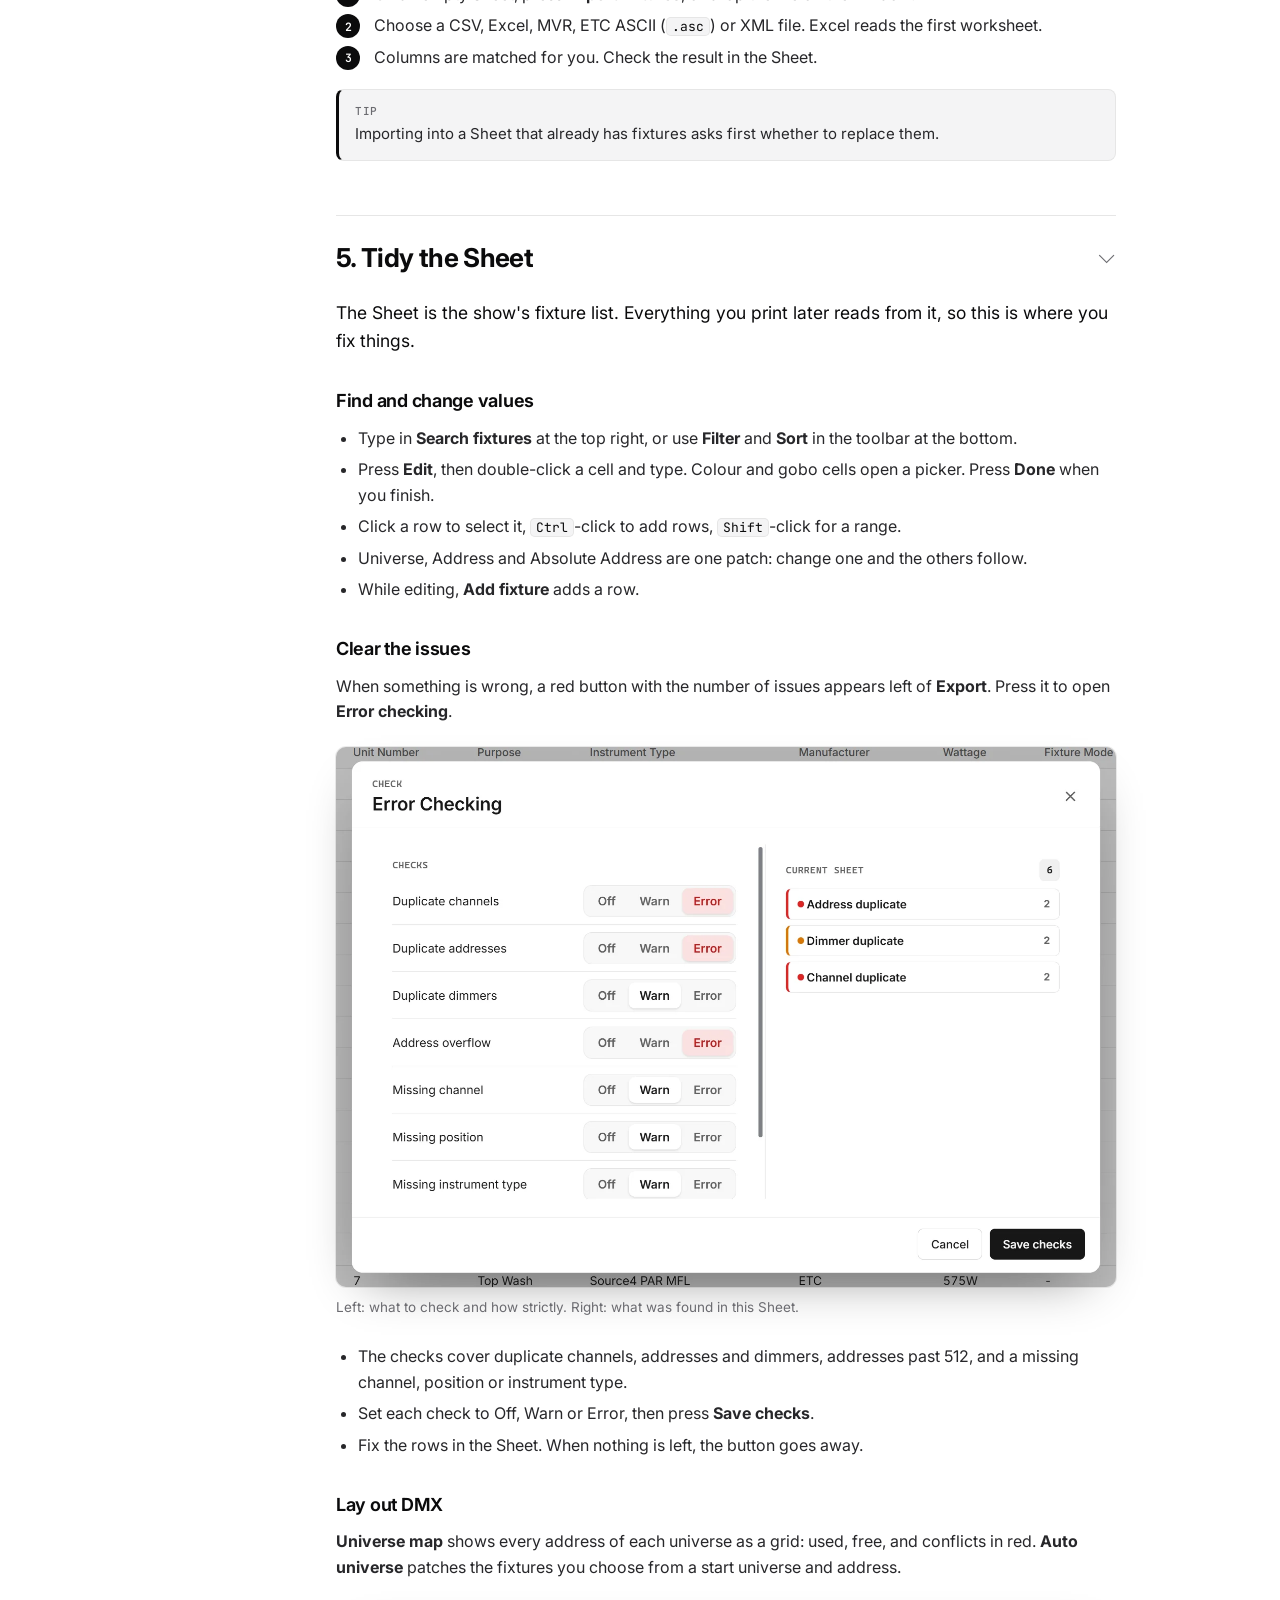
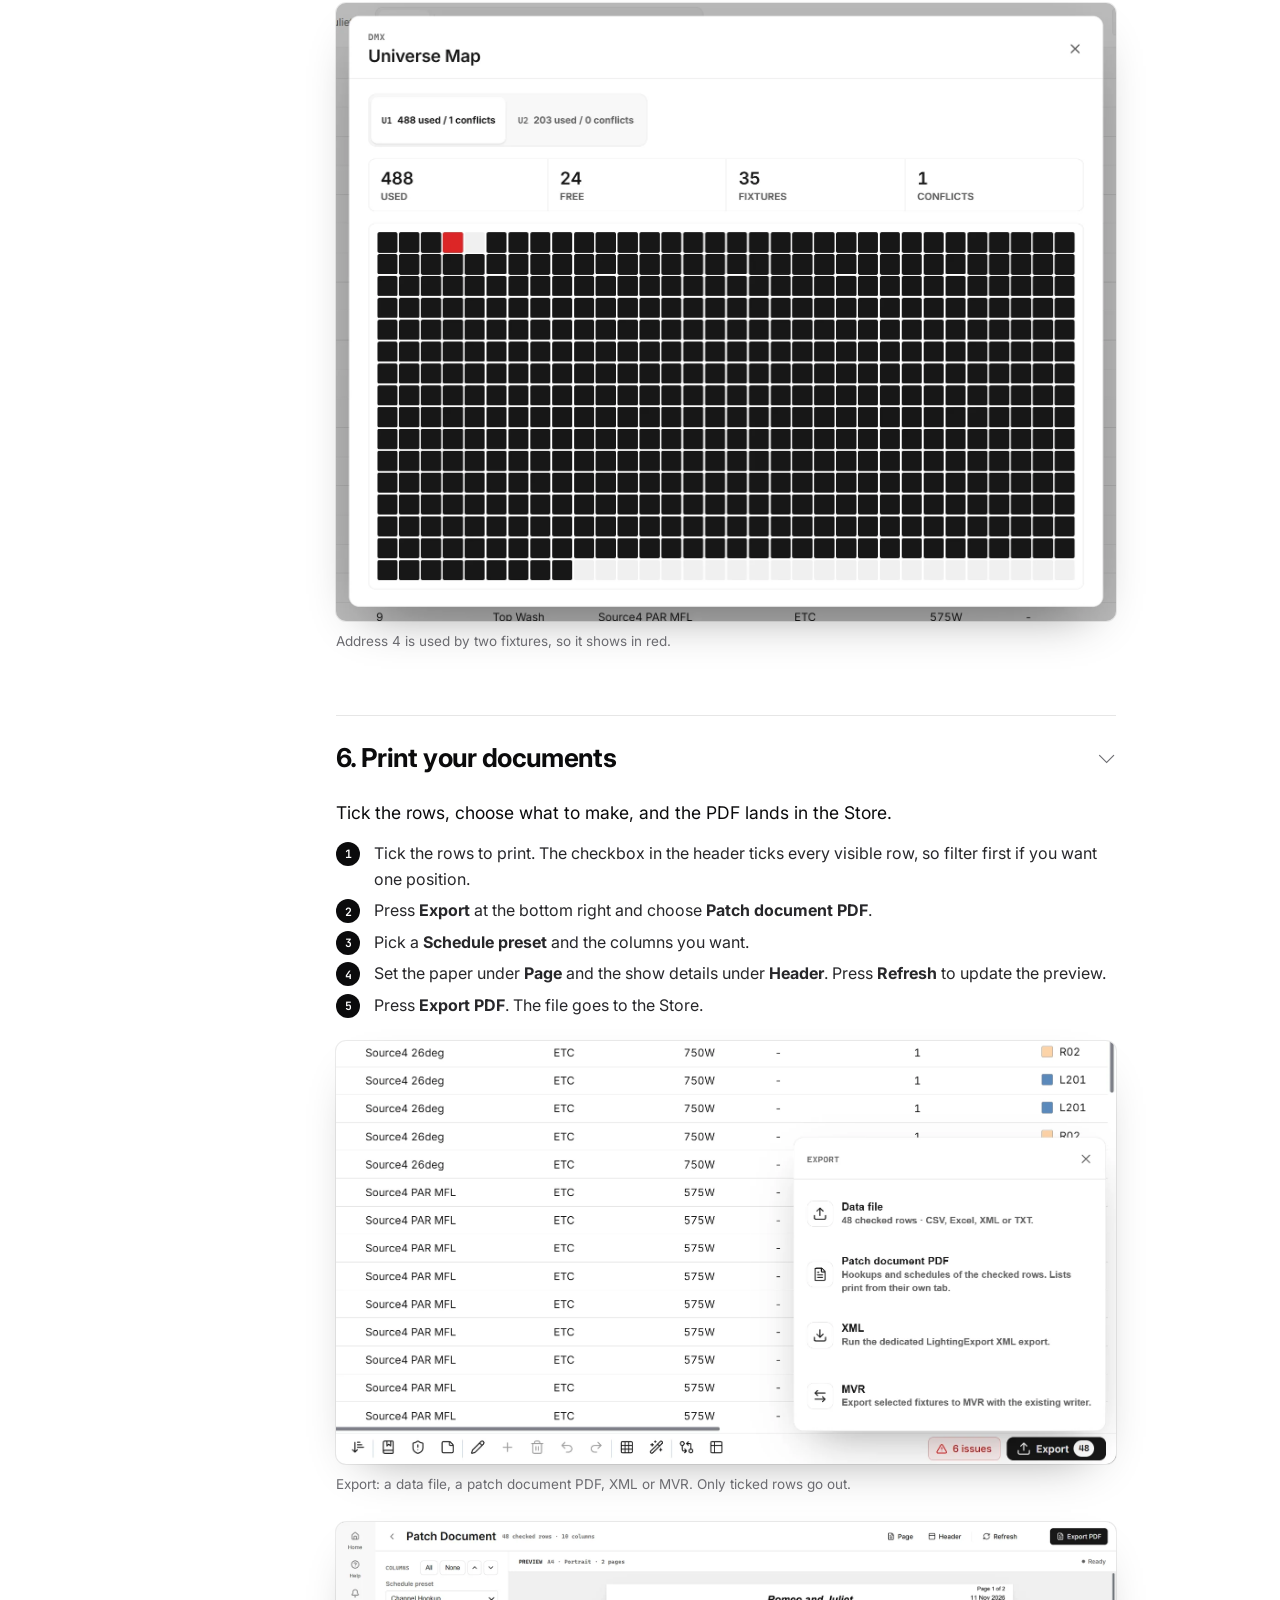
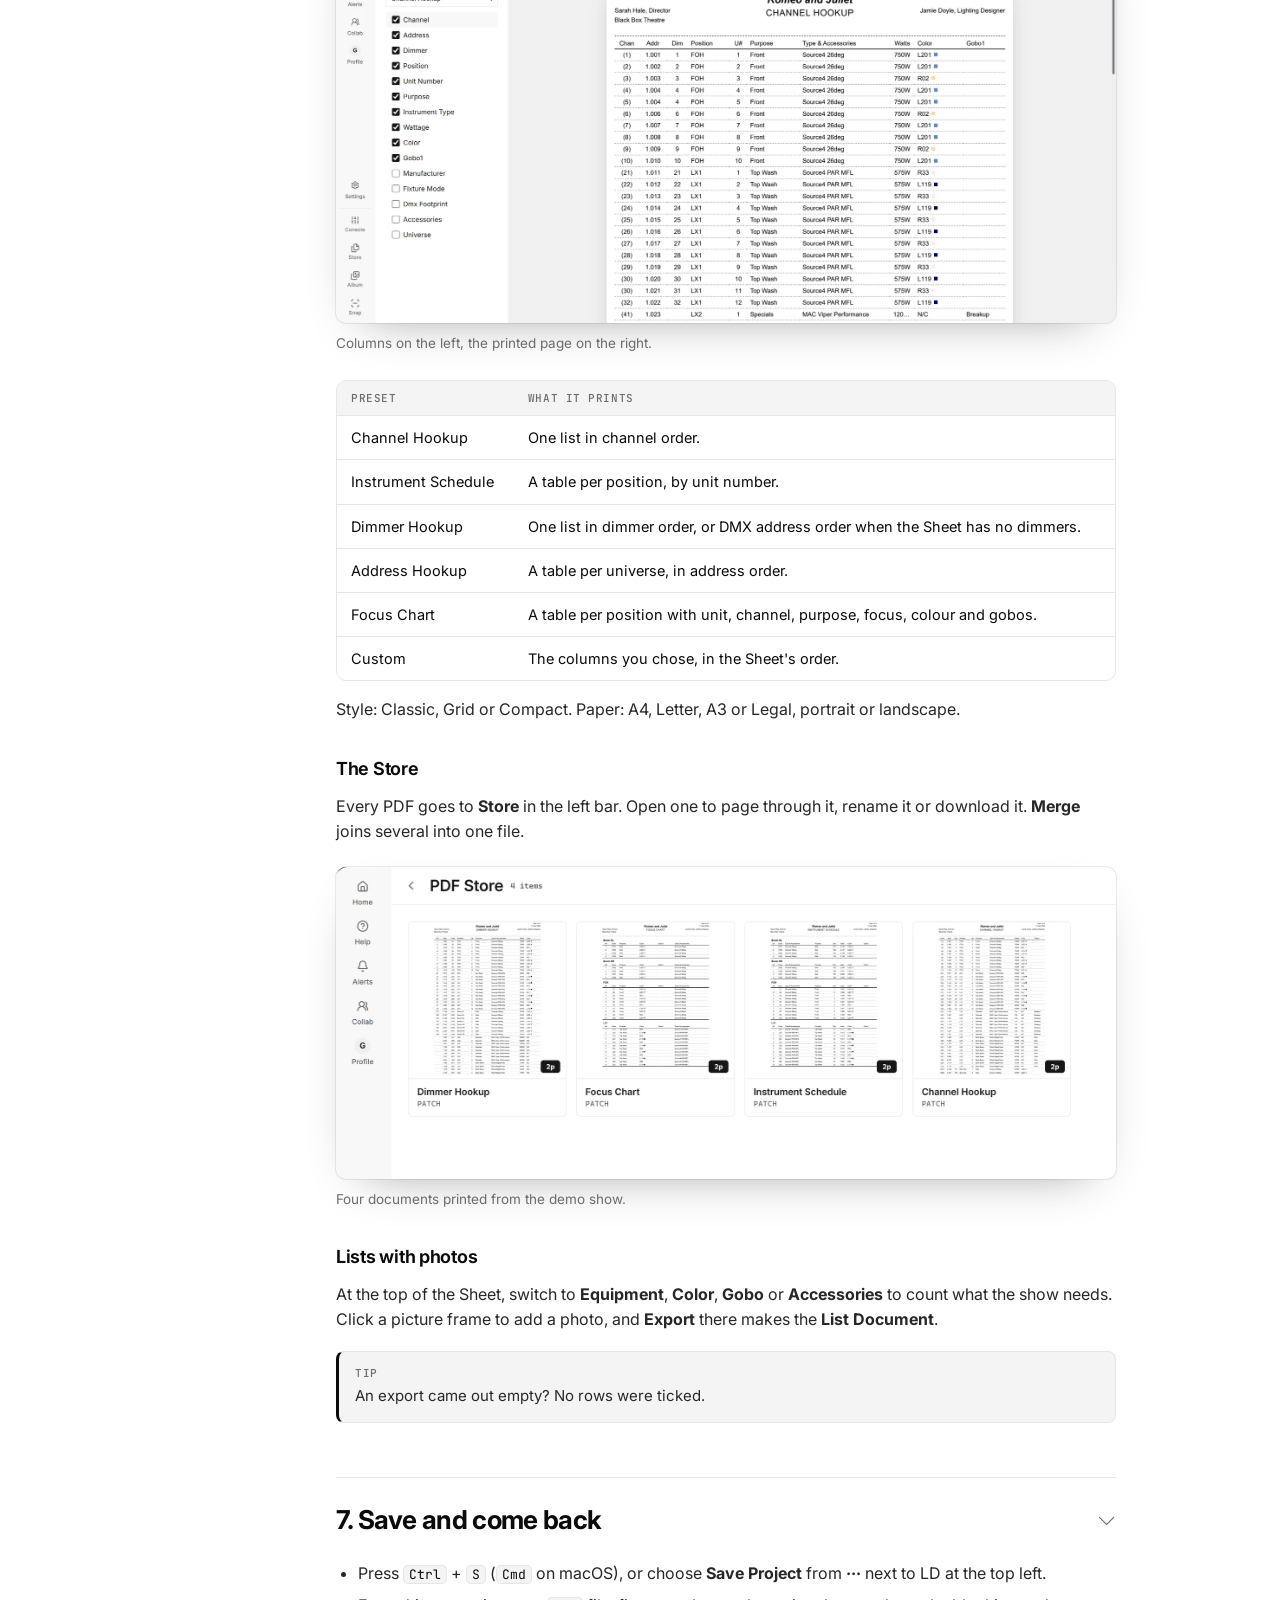
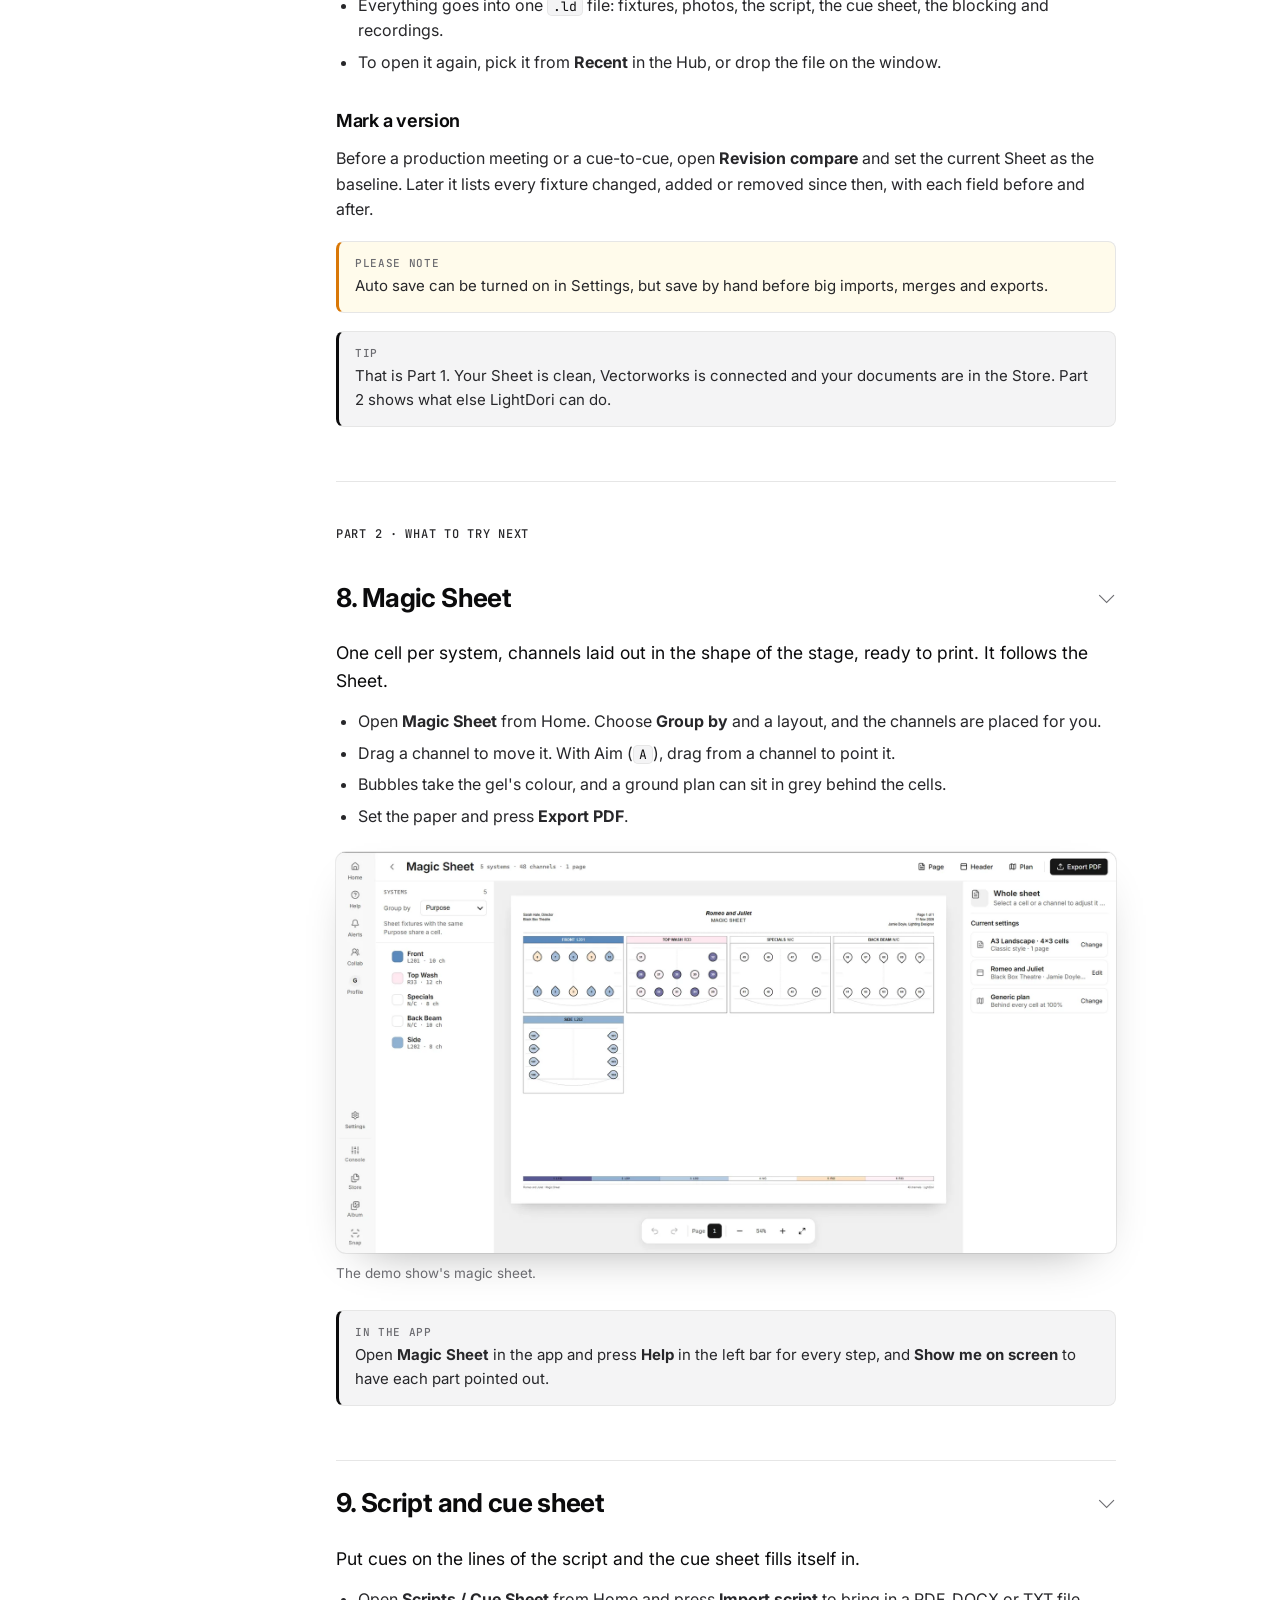
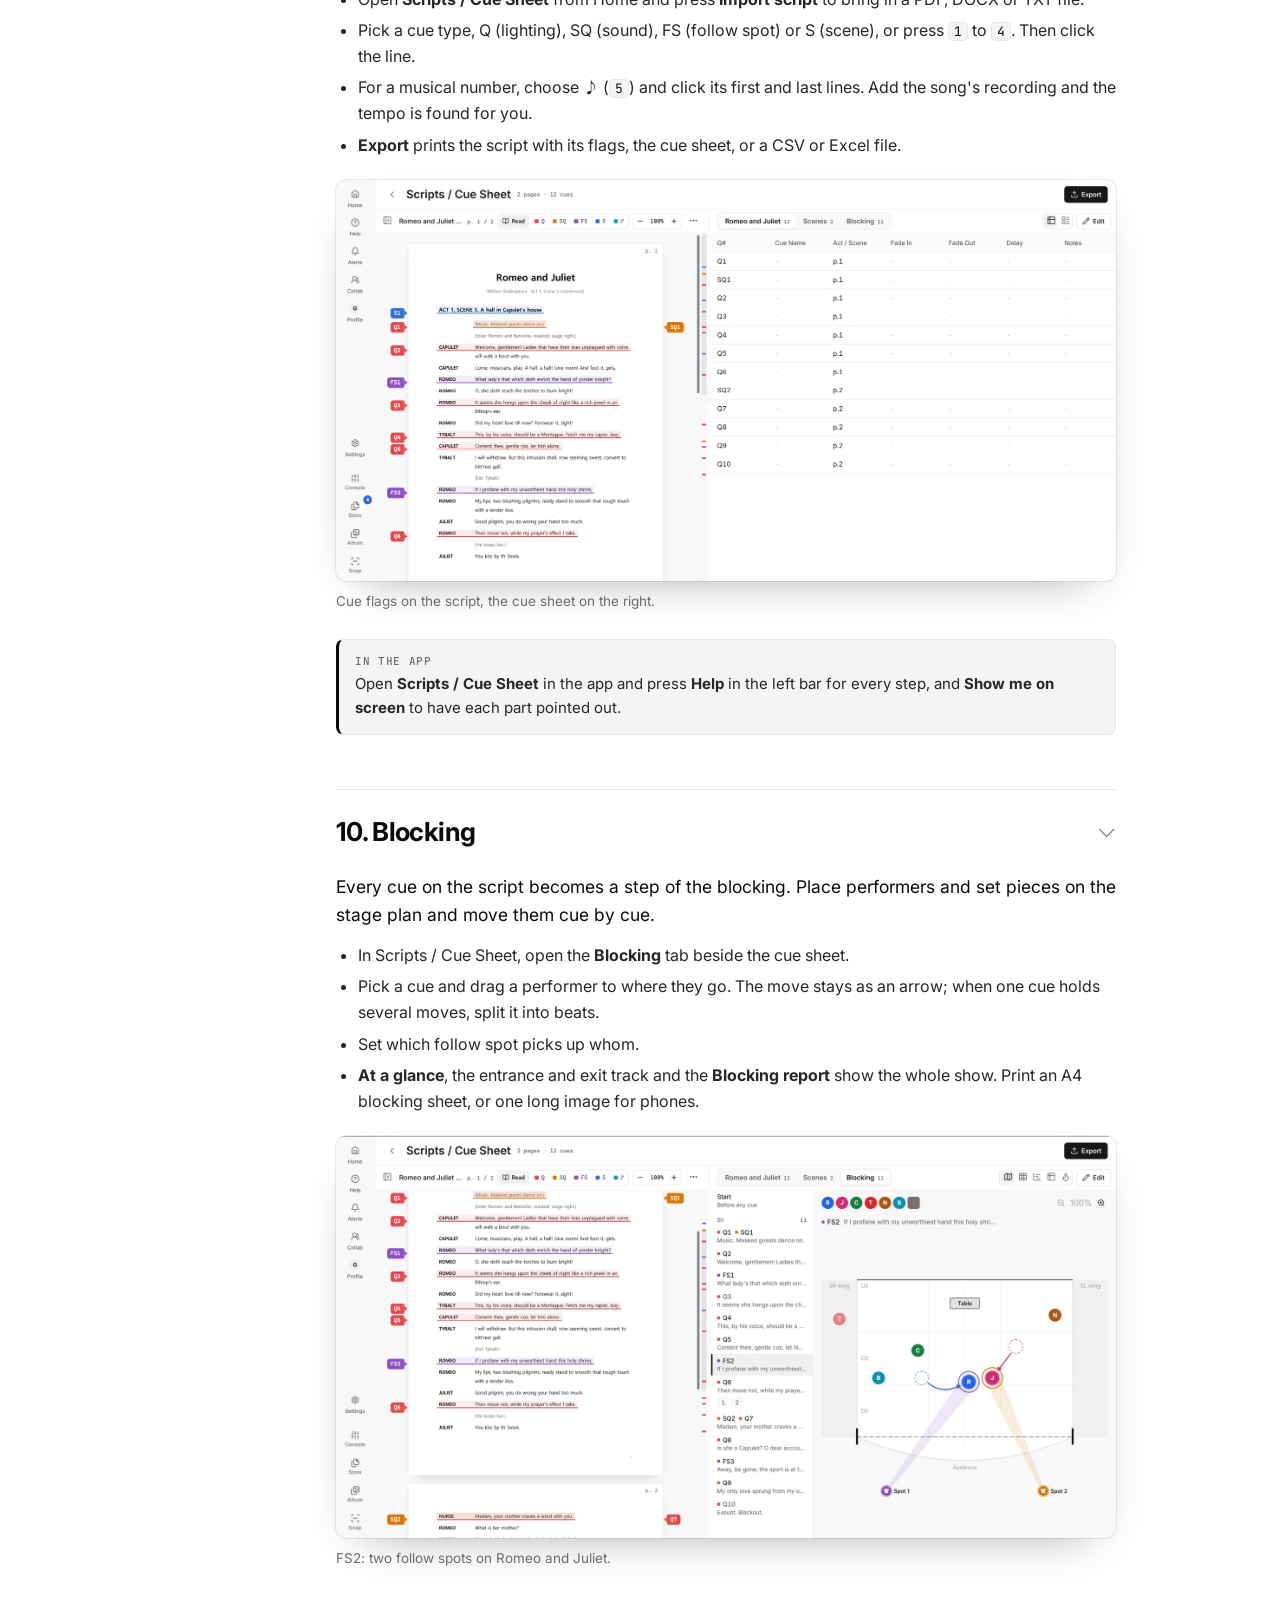
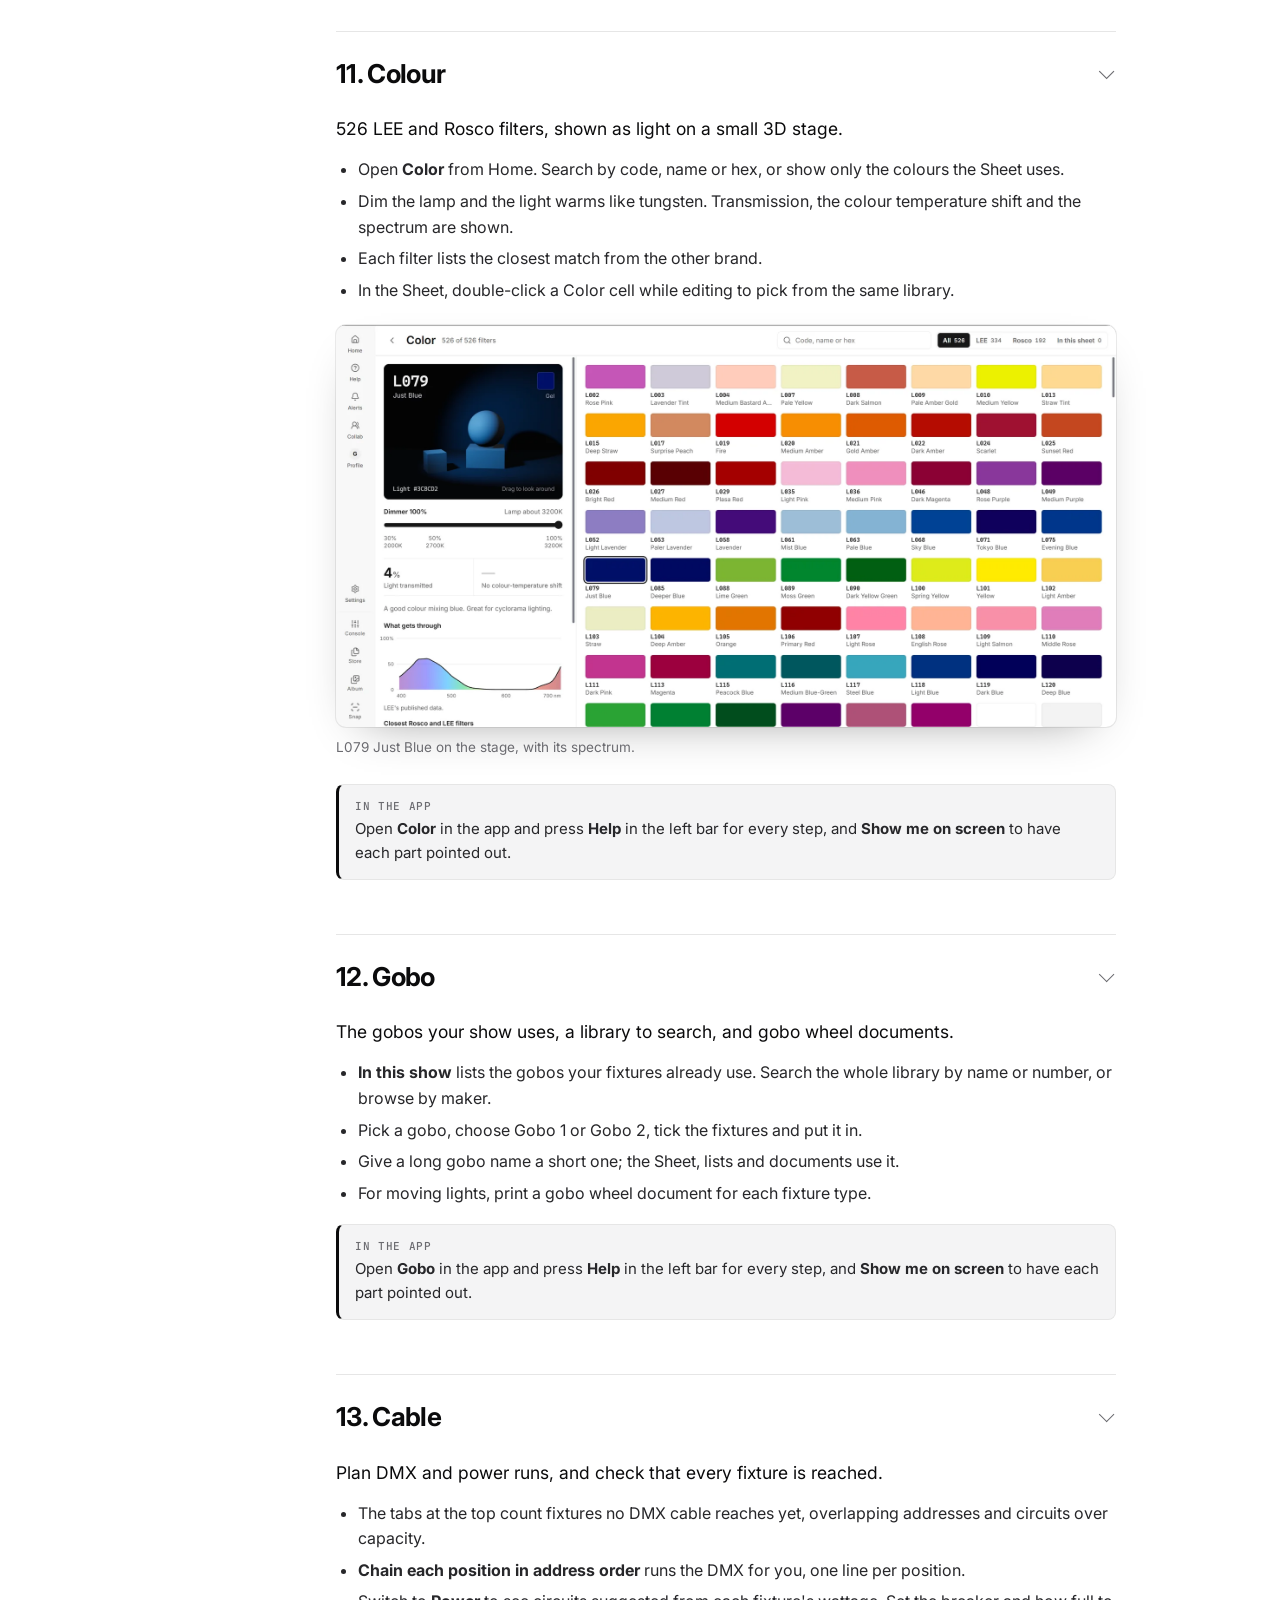
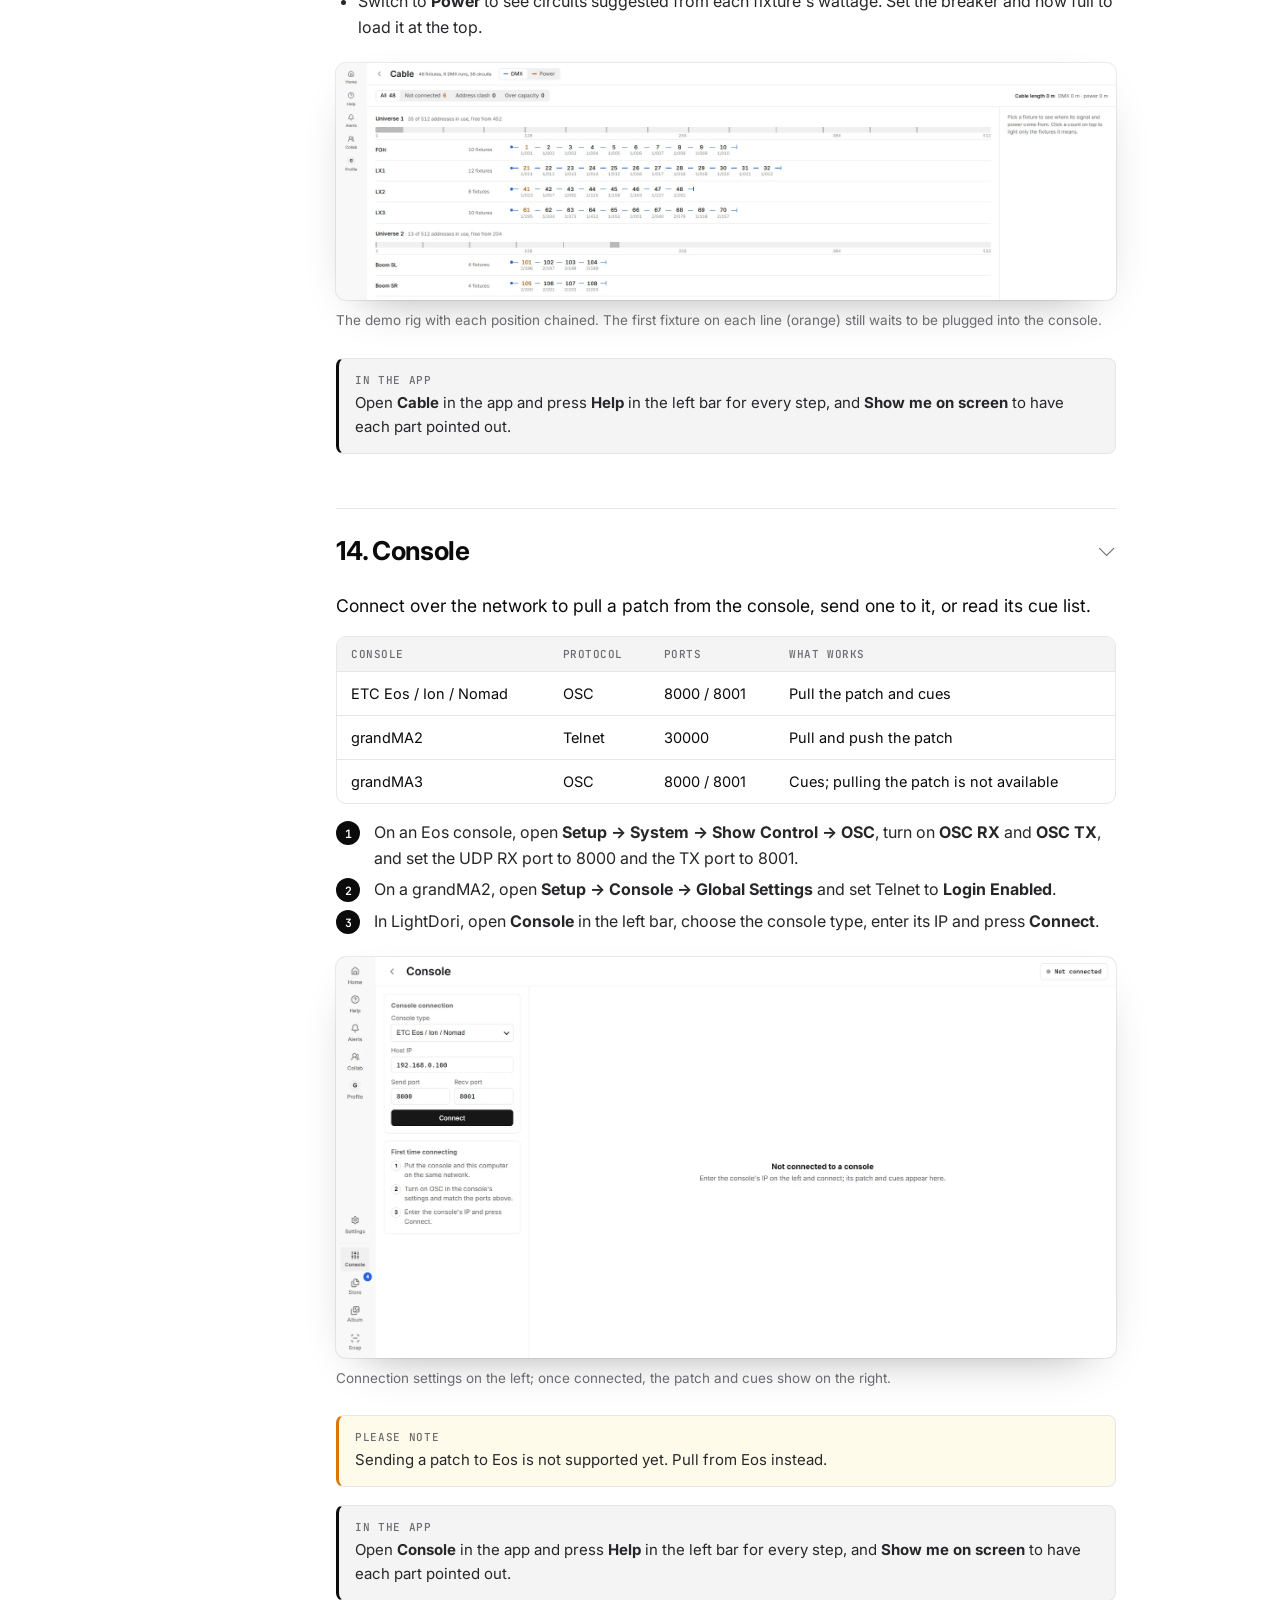
<file: manual.html>
<!DOCTYPE html>
<html lang="en">
  <head>
    <meta charset="utf-8" />
    <meta name="viewport" content="width=device-width, initial-scale=1" />
    <title data-i18n="manual.meta.title">Manual — LightDori</title>
    <meta name="description" data-i18n-content="manual.meta.desc" content="LightDori user manual: install, start a show, connect Vectorworks, tidy the Sheet and print your first documents. Then magic sheet, cues, blocking, colour, cable and console." />
    <link rel="icon" href="./assets/app-icon.png" />
    <link rel="preconnect" href="https://fonts.googleapis.com" />
    <link rel="preconnect" href="https://fonts.gstatic.com" crossorigin />
    <link href="https://fonts.googleapis.com/css2?family=Inter:wght@400;500;600;700&family=JetBrains+Mono:wght@400;500&family=Noto+Sans+KR:wght@400;500;700&display=swap" rel="stylesheet" />
    <link rel="stylesheet" href="./styles.css?v=20261112" />
  </head>
  <body class="page-manual">
    <!-- Generated from one source with manual-i18n.js; edit both together. -->
    <header class="top" id="top">
      <a class="top__brand" href="./index.html"><img src="./assets/app-icon.png" alt="" />LightDori</a>
      <div class="top__right">
        <nav class="top__nav" data-i18n-aria="nav.primary" aria-label="Primary">
          <a href="./index.html#features" data-i18n="nav.features">Features</a>
          <a href="./index.html#workflow" data-i18n="nav.workflow">Workflow</a>
          <a href="./manual.html" aria-current="page" data-i18n="nav.manual">Manual</a>
          <a href="./index.html#beta" data-i18n="nav.beta">Beta</a>
        </nav>
        <div class="top__lang" role="group" data-i18n-aria="lang.label" aria-label="Language">
          <button type="button" class="top__lang-btn" data-lang="en" aria-pressed="true">EN</button>
          <button type="button" class="top__lang-btn" data-lang="ko" aria-pressed="false">KR</button>
        </div>
        <a class="btn top__cta" href="./index.html#download" data-i18n="nav.download">Download</a>
      </div>
    </header>

    <main class="manual">
      <aside class="manual__toc" data-i18n-aria="manual.toc.aria" aria-label="Manual contents">
        <p class="eyebrow" data-i18n="manual.toc.eyebrow">Contents</p>
        <ol>
          <li class="manual__toc-part" data-i18n="m.part1">Part 1 · Your first day</li>
          <li><a href="#overview" data-i18n="m.overview.toc">What you will end up with</a></li>
          <li><a href="#install" data-i18n="m.install.toc">Install and sign in</a></li>
          <li><a href="#new-show" data-i18n="m.new-show.toc">Start a new show</a></li>
          <li><a href="#import" data-i18n="m.import.toc">Bring in your fixtures</a></li>
          <li><a href="#sheet" data-i18n="m.sheet.toc">Tidy the Sheet</a></li>
          <li><a href="#documents" data-i18n="m.documents.toc">Print your documents</a></li>
          <li><a href="#save" data-i18n="m.save.toc">Save and come back</a></li>
          <li class="manual__toc-part" data-i18n="m.part2">Part 2 · What to try next</li>
          <li><a href="#magic" data-i18n="m.magic.toc">Magic Sheet</a></li>
          <li><a href="#cues" data-i18n="m.cues.toc">Script and cue sheet</a></li>
          <li><a href="#blocking" data-i18n="m.blocking.toc">Blocking</a></li>
          <li><a href="#color" data-i18n="m.color.toc">Colour</a></li>
          <li><a href="#gobo" data-i18n="m.gobo.toc">Gobo</a></li>
          <li><a href="#cable" data-i18n="m.cable.toc">Cable</a></li>
          <li><a href="#console" data-i18n="m.console.toc">Console</a></li>
          <li><a href="#mood" data-i18n="m.mood.toc">Moodboard</a></li>
          <li><a href="#workflow" data-i18n="m.workflow.toc">Workflow</a></li>
          <li><a href="#collab" data-i18n="m.collab.toc">Working together</a></li>
          <li><a href="#more" data-i18n="m.more.toc">GDTF and calendar</a></li>
          <li class="manual__toc-part" data-i18n="m.part3">Part 3 · Settings and help</li>
          <li><a href="#settings" data-i18n="m.settings.toc">Settings and account</a></li>
          <li><a href="#tips" data-i18n="m.tips.toc">Troubleshooting</a></li>
        </ol>
        <p class="manual__toc-tools"><button type="button" class="manual__toc-toggle" id="toc-toggle" data-i18n="manual.toc.collapseAll">Collapse all</button></p>
      </aside>

      <article class="manual__body">
        <header class="manual__hero">
          <p class="eyebrow" data-i18n="manual.hero.eyebrow">User manual</p>
          <h1 data-i18n="manual.hero.title">LightDori guide</h1>
          <p class="manual__lede" data-i18n="manual.hero.lede">Install LightDori and follow along from the top. By the end you will have a clean Sheet, Vectorworks connected and your first documents printed. Part 2 then introduces the rest, one short chapter each.</p>
        </header>
        <p class="manual__part" data-i18n="m.part1">Part 1 · Your first day</p>
        <details class="manual__section" id="overview" open>
          <summary class="manual__summary"><h2 data-i18n="m.overview.title">1. What you will end up with</h2></summary>
          <div class="manual__section-body">
            <p class="manual__lead" data-i18n="m.overview.1">LightDori keeps one fixture list for the show, the Sheet, and makes everything else from it: paperwork, the magic sheet, the cue sheet, and the data your console and Vectorworks need.</p>
            <h3 data-i18n="m.overview.2">By the end of Part 1</h3>
            <ul>
              <li data-i18n-html="m.overview.3"><strong>A clean Sheet</strong>: every fixture is in, with no duplicate channels or addresses.</li>
              <li data-i18n-html="m.overview.4"><strong>Vectorworks connected</strong>: the drawing and the Sheet stay in step while you work.</li>
              <li data-i18n-html="m.overview.5"><strong>Your first documents</strong>: a channel hookup and an instrument schedule, waiting in the Store.</li>
            </ul>
            <div class="manual__note">
              <span class="manual__note-label" data-i18n="manual.ui.tip">Tip</span>
              <p data-i18n="m.overview.6">The screenshots use a demo show: a scene from Romeo and Juliet with 48 fixtures. With your own show the screens look the same.</p>
            </div>
            <h3 data-i18n="m.overview.7">Help is one click away</h3>
            <p data-i18n-html="m.overview.8">Every screen has <strong>Help</strong> in the left bar. It explains that screen in short steps, and <strong>Show me on screen</strong> points at each part of it.</p>
          </div>
        </details>
        <details class="manual__section" id="install" open>
          <summary class="manual__summary"><h2 data-i18n="m.install.title">2. Install and sign in</h2></summary>
          <div class="manual__section-body">
            <ol class="manual__steps">
              <li data-i18n-html="m.install.1">Download the installer from the <a href="./index.html#download">download section</a>: <code>.exe</code> for Windows, <code>.dmg</code> for macOS.</li>
              <li data-i18n="m.install.2">Install it and open LightDori.</li>
              <li data-i18n-html="m.install.3">Sign in with your email and password. Tick <strong>Remember me</strong> to stay signed in on this computer.</li>
            </ol>
            <div class="manual__note">
              <span class="manual__note-label" data-i18n="manual.ui.tip">Tip</span>
              <p data-i18n="m.install.4">Your licence is checked online, but LightDori keeps working offline for about a week after the last check.</p>
            </div>
            <h3 data-i18n="m.install.5">The Hub</h3>
            <p data-i18n-html="m.install.6">After signing in you land on the Hub. <strong>Open file</strong> opens a show you already have, <strong>New file</strong> starts a new one, and <strong>Recent</strong> on the right lists the shows you opened last. The language is chosen at the top right.</p>
            <figure class="manual__shot">
              <img src="./assets/manual/en/hub.webp" data-i18n-src="m.shot.hub" alt="The LightDori Hub" data-i18n-alt="m.shot.hub.alt" loading="lazy" />
              <figcaption data-i18n="m.shot.hub.cap">The Hub: carry on with the last show, open a file or start a new one.</figcaption>
            </figure>
          </div>
        </details>
        <details class="manual__section" id="new-show" open>
          <summary class="manual__summary"><h2 data-i18n="m.new-show.title">3. Start a new show</h2></summary>
          <div class="manual__section-body">
            <p class="manual__lead" data-i18n="m.new-show.1">A show in LightDori is one file. Only its name is needed to start; everything else can wait.</p>
            <ol class="manual__steps">
              <li data-i18n-html="m.new-show.2">In the Hub, press <strong>New file</strong>.</li>
              <li data-i18n-html="m.new-show.3">Type the show's name. <strong>Add venue and credits</strong> lets you fill in the venue, director and designer now; they go on top of every printed document.</li>
              <li data-i18n-html="m.new-show.4">Under <strong>Where are the fixtures?</strong>, choose where your rig is. The table below helps.</li>
              <li data-i18n-html="m.new-show.5">If you have a light plot or ground plan as a PDF, DXF or image, drop it under <strong>Do you have a drawing?</strong>. It shows on the overview and behind the magic sheet.</li>
              <li data-i18n-html="m.new-show.6">Press <strong>Create show</strong>. The Sheet opens.</li>
            </ol>
            <figure class="manual__shot">
              <img src="./assets/manual/en/new-show.webp" data-i18n-src="m.shot.new-show" alt="The New show guide with a Vectorworks drawing chosen" data-i18n-alt="m.shot.new-show.alt" loading="lazy" />
              <figcaption data-i18n="m.shot.new-show.cap">New show: the name, where the fixtures are and, on the right, what happens next.</figcaption>
            </figure>
            <div class="manual__table-wrap"><table class="manual__table"><thead><tr><th data-i18n="m.new-show.7">Choice</th><th data-i18n="m.new-show.8">When to choose it</th></tr></thead><tbody><tr><td data-i18n="m.new-show.9">In a Vectorworks drawing</td><td data-i18n="m.new-show.10">Your plot is in Vectorworks. The Sheet fills in from it and stays in sync. Carry on with chapter 4.</td></tr><tr><td data-i18n="m.new-show.11">In a file I already have</td><td data-i18n="m.new-show.12">You have a CSV, Excel, MVR, ETC ASCII or XML file. Columns are matched for you.</td></tr><tr><td data-i18n="m.new-show.13">Nowhere yet</td><td data-i18n="m.new-show.14">Start with an empty Sheet and add fixtures as you go.</td></tr><tr><td data-i18n="m.new-show.15">I just want to look around</td><td data-i18n="m.new-show.16">Opens a 48-fixture sample rig to practise on. Not for a real show.</td></tr></tbody></table></div>
            <div class="manual__note">
              <span class="manual__note-label" data-i18n="manual.ui.tip">Tip</span>
              <p data-i18n-html="m.new-show.17">No show of your own yet? Choose <strong>I just want to look around</strong> and follow the rest of Part 1 with the sample rig.</p>
            </div>
          </div>
        </details>
        <details class="manual__section" id="import" open>
          <summary class="manual__summary"><h2 data-i18n="m.import.title">4. Bring in your fixtures</h2></summary>
          <div class="manual__section-body">
            <h3 data-i18n="m.import.1">From Vectorworks</h3>
            <p data-i18n-html="m.import.2">LightDori talks to Vectorworks through its own plug-in, <strong>LightDori Realtime</strong>. LightDori installs it for you when it starts. If Vectorworks was open at that moment, restart Vectorworks once.</p>
            <ol class="manual__steps">
              <li data-i18n="m.import.3">Open the show's drawing in Vectorworks and save it once.</li>
              <li data-i18n-html="m.import.4">Run the <strong>LightDori Realtime</strong> plug-in in Vectorworks.</li>
              <li data-i18n-html="m.import.5">In LightDori, press <strong>Vectorworks</strong> at the top right of the Sheet.</li>
              <li data-i18n-html="m.import.6">Press <strong>Turn on manual sync</strong>. The panel lists the fixtures in the drawing.</li>
              <li data-i18n-html="m.import.7">Press <strong>Import and link</strong>. The fixtures arrive in the Sheet, and the show is now linked to that drawing.</li>
              <li data-i18n-html="m.import.8">Switch the panel to <strong>Live Sync</strong>. From now on, a change on either side shows up on the other a moment later.</li>
            </ol>
            <figure class="manual__shot">
              <img src="./assets/manual/en/vw-panel.webp" data-i18n-src="m.shot.vw-panel" alt="The Vectorworks panel waiting for a drawing" data-i18n-alt="m.shot.vw-panel.alt" loading="lazy" />
              <figcaption data-i18n="m.shot.vw-panel.cap">The Vectorworks panel before a drawing is open. Once Vectorworks has the drawing open, its fixtures are listed here.</figcaption>
            </figure>
            <h3 data-i18n="m.import.9">Manual or live</h3>
            <ul>
              <li data-i18n-html="m.import.10"><strong>Manual</strong>: LightDori compares the Sheet with the drawing and shows where they differ. Pick a side for each, then press <strong>Import to Sheet</strong> or <strong>Send to Vectorworks</strong>.</li>
              <li data-i18n-html="m.import.11"><strong>Live Sync</strong>: changes travel both ways on their own. A change that would clear a value waits under <strong>Needs confirmation</strong>.</li>
              <li data-i18n-html="m.import.12"><strong>Choose fields to exchange</strong> sets which columns travel. Fields you leave out are kept separately on each side.</li>
            </ul>
            <div class="manual__note manual__note--warn">
              <span class="manual__note-label" data-i18n="manual.ui.caution">Please note</span>
              <p data-i18n="m.import.13">The Vectorworks plug-in runs on Windows for now and is installed with LightDori. In Vectorworks 2026 or later it may be turned off the first time: turn LightDoriRealtime on in the Vectorworks Plug-in Manager, then restart Vectorworks.</p>
            </div>
            <h3 data-i18n="m.import.14">From a file</h3>
            <ol class="manual__steps">
              <li data-i18n-html="m.import.15">On an empty Sheet, press <strong>Import fixtures</strong>, or drop the file on the window.</li>
              <li data-i18n-html="m.import.16">Choose a CSV, Excel, MVR, ETC ASCII (<code>.asc</code>) or XML file. Excel reads the first worksheet.</li>
              <li data-i18n="m.import.17">Columns are matched for you. Check the result in the Sheet.</li>
            </ol>
            <div class="manual__note">
              <span class="manual__note-label" data-i18n="manual.ui.tip">Tip</span>
              <p data-i18n="m.import.18">Importing into a Sheet that already has fixtures asks first whether to replace them.</p>
            </div>
          </div>
        </details>
        <details class="manual__section" id="sheet" open>
          <summary class="manual__summary"><h2 data-i18n="m.sheet.title">5. Tidy the Sheet</h2></summary>
          <div class="manual__section-body">
            <p class="manual__lead" data-i18n="m.sheet.1">The Sheet is the show's fixture list. Everything you print later reads from it, so this is where you fix things.</p>
            <h3 data-i18n="m.sheet.2">Find and change values</h3>
            <ul>
              <li data-i18n-html="m.sheet.3">Type in <strong>Search fixtures</strong> at the top right, or use <strong>Filter</strong> and <strong>Sort</strong> in the toolbar at the bottom.</li>
              <li data-i18n-html="m.sheet.4">Press <strong>Edit</strong>, then double-click a cell and type. Colour and gobo cells open a picker. Press <strong>Done</strong> when you finish.</li>
              <li data-i18n-html="m.sheet.5">Click a row to select it, <kbd>Ctrl</kbd>-click to add rows, <kbd>Shift</kbd>-click for a range.</li>
              <li data-i18n="m.sheet.6">Universe, Address and Absolute Address are one patch: change one and the others follow.</li>
              <li data-i18n-html="m.sheet.7">While editing, <strong>Add fixture</strong> adds a row.</li>
            </ul>
            <h3 data-i18n="m.sheet.8">Clear the issues</h3>
            <p data-i18n-html="m.sheet.9">When something is wrong, a red button with the number of issues appears left of <strong>Export</strong>. Press it to open <strong>Error checking</strong>.</p>
            <figure class="manual__shot">
              <img src="./assets/manual/en/error-checking.webp" data-i18n-src="m.shot.error-checking" alt="Error checking with three kinds of duplicates found" data-i18n-alt="m.shot.error-checking.alt" loading="lazy" />
              <figcaption data-i18n="m.shot.error-checking.cap">Left: what to check and how strictly. Right: what was found in this Sheet.</figcaption>
            </figure>
            <ul>
              <li data-i18n="m.sheet.10">The checks cover duplicate channels, addresses and dimmers, addresses past 512, and a missing channel, position or instrument type.</li>
              <li data-i18n-html="m.sheet.11">Set each check to Off, Warn or Error, then press <strong>Save checks</strong>.</li>
              <li data-i18n="m.sheet.12">Fix the rows in the Sheet. When nothing is left, the button goes away.</li>
            </ul>
            <h3 data-i18n="m.sheet.13">Lay out DMX</h3>
            <p data-i18n-html="m.sheet.14"><strong>Universe map</strong> shows every address of each universe as a grid: used, free, and conflicts in red. <strong>Auto universe</strong> patches the fixtures you choose from a start universe and address.</p>
            <figure class="manual__shot">
              <img src="./assets/manual/en/universe-map.webp" data-i18n-src="m.shot.universe-map" alt="Universe map with one conflict" data-i18n-alt="m.shot.universe-map.alt" loading="lazy" />
              <figcaption data-i18n="m.shot.universe-map.cap">Address 4 is used by two fixtures, so it shows in red.</figcaption>
            </figure>
          </div>
        </details>
        <details class="manual__section" id="documents" open>
          <summary class="manual__summary"><h2 data-i18n="m.documents.title">6. Print your documents</h2></summary>
          <div class="manual__section-body">
            <p class="manual__lead" data-i18n="m.documents.1">Tick the rows, choose what to make, and the PDF lands in the Store.</p>
            <ol class="manual__steps">
              <li data-i18n="m.documents.2">Tick the rows to print. The checkbox in the header ticks every visible row, so filter first if you want one position.</li>
              <li data-i18n-html="m.documents.3">Press <strong>Export</strong> at the bottom right and choose <strong>Patch document PDF</strong>.</li>
              <li data-i18n-html="m.documents.4">Pick a <strong>Schedule preset</strong> and the columns you want.</li>
              <li data-i18n-html="m.documents.5">Set the paper under <strong>Page</strong> and the show details under <strong>Header</strong>. Press <strong>Refresh</strong> to update the preview.</li>
              <li data-i18n-html="m.documents.6">Press <strong>Export PDF</strong>. The file goes to the Store.</li>
            </ol>
            <figure class="manual__shot">
              <img src="./assets/manual/en/export-menu.webp" data-i18n-src="m.shot.export-menu" alt="The Export menu in the Sheet" data-i18n-alt="m.shot.export-menu.alt" loading="lazy" />
              <figcaption data-i18n="m.shot.export-menu.cap">Export: a data file, a patch document PDF, XML or MVR. Only ticked rows go out.</figcaption>
            </figure>
            <figure class="manual__shot">
              <img src="./assets/manual/en/patch-document.webp" data-i18n-src="m.shot.patch-document" alt="A channel hookup in the patch document" data-i18n-alt="m.shot.patch-document.alt" loading="lazy" />
              <figcaption data-i18n="m.shot.patch-document.cap">Columns on the left, the printed page on the right.</figcaption>
            </figure>
            <div class="manual__table-wrap"><table class="manual__table"><thead><tr><th data-i18n="m.documents.7">Preset</th><th data-i18n="m.documents.8">What it prints</th></tr></thead><tbody><tr><td data-i18n="m.documents.9">Channel Hookup</td><td data-i18n="m.documents.10">One list in channel order.</td></tr><tr><td data-i18n="m.documents.11">Instrument Schedule</td><td data-i18n="m.documents.12">A table per position, by unit number.</td></tr><tr><td data-i18n="m.documents.13">Dimmer Hookup</td><td data-i18n="m.documents.14">One list in dimmer order, or DMX address order when the Sheet has no dimmers.</td></tr><tr><td data-i18n="m.documents.15">Address Hookup</td><td data-i18n="m.documents.16">A table per universe, in address order.</td></tr><tr><td data-i18n="m.documents.17">Focus Chart</td><td data-i18n="m.documents.18">A table per position with unit, channel, purpose, focus, colour and gobos.</td></tr><tr><td data-i18n="m.documents.19">Custom</td><td data-i18n="m.documents.20">The columns you chose, in the Sheet's order.</td></tr></tbody></table></div>
            <p data-i18n="m.documents.21">Style: Classic, Grid or Compact. Paper: A4, Letter, A3 or Legal, portrait or landscape.</p>
            <h3 data-i18n="m.documents.22">The Store</h3>
            <p data-i18n-html="m.documents.23">Every PDF goes to <strong>Store</strong> in the left bar. Open one to page through it, rename it or download it. <strong>Merge</strong> joins several into one file.</p>
            <figure class="manual__shot">
              <img src="./assets/manual/en/pdf-store.webp" data-i18n-src="m.shot.pdf-store" alt="The PDF Store with four documents" data-i18n-alt="m.shot.pdf-store.alt" loading="lazy" />
              <figcaption data-i18n="m.shot.pdf-store.cap">Four documents printed from the demo show.</figcaption>
            </figure>
            <h3 data-i18n="m.documents.24">Lists with photos</h3>
            <p data-i18n-html="m.documents.25">At the top of the Sheet, switch to <strong>Equipment</strong>, <strong>Color</strong>, <strong>Gobo</strong> or <strong>Accessories</strong> to count what the show needs. Click a picture frame to add a photo, and <strong>Export</strong> there makes the <strong>List Document</strong>.</p>
            <div class="manual__note">
              <span class="manual__note-label" data-i18n="manual.ui.tip">Tip</span>
              <p data-i18n="m.documents.26">An export came out empty? No rows were ticked.</p>
            </div>
          </div>
        </details>
        <details class="manual__section" id="save" open>
          <summary class="manual__summary"><h2 data-i18n="m.save.title">7. Save and come back</h2></summary>
          <div class="manual__section-body">
            <ul>
              <li data-i18n-html="m.save.1">Press <kbd>Ctrl</kbd> + <kbd>S</kbd> (<kbd>Cmd</kbd> on macOS), or choose <strong>Save Project</strong> from <strong>···</strong> next to LD at the top left.</li>
              <li data-i18n-html="m.save.2">Everything goes into one <code>.ld</code> file: fixtures, photos, the script, the cue sheet, the blocking and recordings.</li>
              <li data-i18n-html="m.save.3">To open it again, pick it from <strong>Recent</strong> in the Hub, or drop the file on the window.</li>
            </ul>
            <h3 data-i18n="m.save.4">Mark a version</h3>
            <p data-i18n-html="m.save.5">Before a production meeting or a cue-to-cue, open <strong>Revision compare</strong> and set the current Sheet as the baseline. Later it lists every fixture changed, added or removed since then, with each field before and after.</p>
            <div class="manual__note manual__note--warn">
              <span class="manual__note-label" data-i18n="manual.ui.caution">Please note</span>
              <p data-i18n="m.save.6">Auto save can be turned on in Settings, but save by hand before big imports, merges and exports.</p>
            </div>
            <div class="manual__note">
              <span class="manual__note-label" data-i18n="manual.ui.tip">Tip</span>
              <p data-i18n="m.save.7">That is Part 1. Your Sheet is clean, Vectorworks is connected and your documents are in the Store. Part 2 shows what else LightDori can do.</p>
            </div>
          </div>
        </details>
        <p class="manual__part" data-i18n="m.part2">Part 2 · What to try next</p>
        <details class="manual__section" id="magic" open>
          <summary class="manual__summary"><h2 data-i18n="m.magic.title">8. Magic Sheet</h2></summary>
          <div class="manual__section-body">
            <p class="manual__lead" data-i18n="m.magic.1">One cell per system, channels laid out in the shape of the stage, ready to print. It follows the Sheet.</p>
            <ul>
              <li data-i18n-html="m.magic.2">Open <strong>Magic Sheet</strong> from Home. Choose <strong>Group by</strong> and a layout, and the channels are placed for you.</li>
              <li data-i18n-html="m.magic.3">Drag a channel to move it. With Aim (<kbd>A</kbd>), drag from a channel to point it.</li>
              <li data-i18n="m.magic.4">Bubbles take the gel's colour, and a ground plan can sit in grey behind the cells.</li>
              <li data-i18n-html="m.magic.5">Set the paper and press <strong>Export PDF</strong>.</li>
            </ul>
            <figure class="manual__shot">
              <img src="./assets/shots/en/magic.webp" data-i18n-src="m.shot.magic" alt="A magic sheet with five systems" data-i18n-alt="m.shot.magic.alt" loading="lazy" />
              <figcaption data-i18n="m.shot.magic.cap">The demo show's magic sheet.</figcaption>
            </figure>
            <div class="manual__note manual__note--help">
              <span class="manual__note-label" data-i18n="manual.ui.inapp">In the app</span>
              <p data-i18n-html="m.magic.6">Open <strong>Magic Sheet</strong> in the app and press <strong>Help</strong> in the left bar for every step, and <strong>Show me on screen</strong> to have each part pointed out.</p>
            </div>
          </div>
        </details>
        <details class="manual__section" id="cues" open>
          <summary class="manual__summary"><h2 data-i18n="m.cues.title">9. Script and cue sheet</h2></summary>
          <div class="manual__section-body">
            <p class="manual__lead" data-i18n="m.cues.1">Put cues on the lines of the script and the cue sheet fills itself in.</p>
            <ul>
              <li data-i18n-html="m.cues.2">Open <strong>Scripts / Cue Sheet</strong> from Home and press <strong>Import script</strong> to bring in a PDF, DOCX or TXT file.</li>
              <li data-i18n-html="m.cues.3">Pick a cue type, Q (lighting), SQ (sound), FS (follow spot) or S (scene), or press <kbd>1</kbd> to <kbd>4</kbd>. Then click the line.</li>
              <li data-i18n-html="m.cues.4">For a musical number, choose ♪ (<kbd>5</kbd>) and click its first and last lines. Add the song's recording and the tempo is found for you.</li>
              <li data-i18n-html="m.cues.5"><strong>Export</strong> prints the script with its flags, the cue sheet, or a CSV or Excel file.</li>
            </ul>
            <figure class="manual__shot">
              <img src="./assets/manual/en/cue-sheet.webp" data-i18n-src="m.shot.cue-sheet" alt="Cue flags on the script beside the cue sheet" data-i18n-alt="m.shot.cue-sheet.alt" loading="lazy" />
              <figcaption data-i18n="m.shot.cue-sheet.cap">Cue flags on the script, the cue sheet on the right.</figcaption>
            </figure>
            <div class="manual__note manual__note--help">
              <span class="manual__note-label" data-i18n="manual.ui.inapp">In the app</span>
              <p data-i18n-html="m.cues.6">Open <strong>Scripts / Cue Sheet</strong> in the app and press <strong>Help</strong> in the left bar for every step, and <strong>Show me on screen</strong> to have each part pointed out.</p>
            </div>
          </div>
        </details>
        <details class="manual__section" id="blocking" open>
          <summary class="manual__summary"><h2 data-i18n="m.blocking.title">10. Blocking</h2></summary>
          <div class="manual__section-body">
            <p class="manual__lead" data-i18n="m.blocking.1">Every cue on the script becomes a step of the blocking. Place performers and set pieces on the stage plan and move them cue by cue.</p>
            <ul>
              <li data-i18n-html="m.blocking.2">In Scripts / Cue Sheet, open the <strong>Blocking</strong> tab beside the cue sheet.</li>
              <li data-i18n="m.blocking.3">Pick a cue and drag a performer to where they go. The move stays as an arrow; when one cue holds several moves, split it into beats.</li>
              <li data-i18n="m.blocking.4">Set which follow spot picks up whom.</li>
              <li data-i18n-html="m.blocking.5"><strong>At a glance</strong>, the entrance and exit track and the <strong>Blocking report</strong> show the whole show. Print an A4 blocking sheet, or one long image for phones.</li>
            </ul>
            <figure class="manual__shot">
              <img src="./assets/shots/en/blocking.webp" data-i18n-src="m.shot.blocking" alt="Two follow spots on Romeo and Juliet on the stage plan" data-i18n-alt="m.shot.blocking.alt" loading="lazy" />
              <figcaption data-i18n="m.shot.blocking.cap">FS2: two follow spots on Romeo and Juliet.</figcaption>
            </figure>
          </div>
        </details>
        <details class="manual__section" id="color" open>
          <summary class="manual__summary"><h2 data-i18n="m.color.title">11. Colour</h2></summary>
          <div class="manual__section-body">
            <p class="manual__lead" data-i18n="m.color.1">526 LEE and Rosco filters, shown as light on a small 3D stage.</p>
            <ul>
              <li data-i18n-html="m.color.2">Open <strong>Color</strong> from Home. Search by code, name or hex, or show only the colours the Sheet uses.</li>
              <li data-i18n="m.color.3">Dim the lamp and the light warms like tungsten. Transmission, the colour temperature shift and the spectrum are shown.</li>
              <li data-i18n="m.color.4">Each filter lists the closest match from the other brand.</li>
              <li data-i18n="m.color.5">In the Sheet, double-click a Color cell while editing to pick from the same library.</li>
            </ul>
            <figure class="manual__shot">
              <img src="./assets/shots/en/color.webp" data-i18n-src="m.shot.color" alt="L079 Just Blue on the 3D stage with its spectrum" data-i18n-alt="m.shot.color.alt" loading="lazy" />
              <figcaption data-i18n="m.shot.color.cap">L079 Just Blue on the stage, with its spectrum.</figcaption>
            </figure>
            <div class="manual__note manual__note--help">
              <span class="manual__note-label" data-i18n="manual.ui.inapp">In the app</span>
              <p data-i18n-html="m.color.6">Open <strong>Color</strong> in the app and press <strong>Help</strong> in the left bar for every step, and <strong>Show me on screen</strong> to have each part pointed out.</p>
            </div>
          </div>
        </details>
        <details class="manual__section" id="gobo" open>
          <summary class="manual__summary"><h2 data-i18n="m.gobo.title">12. Gobo</h2></summary>
          <div class="manual__section-body">
            <p class="manual__lead" data-i18n="m.gobo.1">The gobos your show uses, a library to search, and gobo wheel documents.</p>
            <ul>
              <li data-i18n-html="m.gobo.2"><strong>In this show</strong> lists the gobos your fixtures already use. Search the whole library by name or number, or browse by maker.</li>
              <li data-i18n="m.gobo.3">Pick a gobo, choose Gobo 1 or Gobo 2, tick the fixtures and put it in.</li>
              <li data-i18n="m.gobo.4">Give a long gobo name a short one; the Sheet, lists and documents use it.</li>
              <li data-i18n="m.gobo.5">For moving lights, print a gobo wheel document for each fixture type.</li>
            </ul>
            <div class="manual__note manual__note--help">
              <span class="manual__note-label" data-i18n="manual.ui.inapp">In the app</span>
              <p data-i18n-html="m.gobo.6">Open <strong>Gobo</strong> in the app and press <strong>Help</strong> in the left bar for every step, and <strong>Show me on screen</strong> to have each part pointed out.</p>
            </div>
          </div>
        </details>
        <details class="manual__section" id="cable" open>
          <summary class="manual__summary"><h2 data-i18n="m.cable.title">13. Cable</h2></summary>
          <div class="manual__section-body">
            <p class="manual__lead" data-i18n="m.cable.1">Plan DMX and power runs, and check that every fixture is reached.</p>
            <ul>
              <li data-i18n="m.cable.2">The tabs at the top count fixtures no DMX cable reaches yet, overlapping addresses and circuits over capacity.</li>
              <li data-i18n-html="m.cable.3"><strong>Chain each position in address order</strong> runs the DMX for you, one line per position.</li>
              <li data-i18n-html="m.cable.4">Switch to <strong>Power</strong> to see circuits suggested from each fixture's wattage. Set the breaker and how full to load it at the top.</li>
            </ul>
            <figure class="manual__shot">
              <img src="./assets/manual/en/cable.webp" data-i18n-src="m.shot.cable" alt="The cable view with each position chained in address order" data-i18n-alt="m.shot.cable.alt" loading="lazy" />
              <figcaption data-i18n="m.shot.cable.cap">The demo rig with each position chained. The first fixture on each line (orange) still waits to be plugged into the console.</figcaption>
            </figure>
            <div class="manual__note manual__note--help">
              <span class="manual__note-label" data-i18n="manual.ui.inapp">In the app</span>
              <p data-i18n-html="m.cable.5">Open <strong>Cable</strong> in the app and press <strong>Help</strong> in the left bar for every step, and <strong>Show me on screen</strong> to have each part pointed out.</p>
            </div>
          </div>
        </details>
        <details class="manual__section" id="console" open>
          <summary class="manual__summary"><h2 data-i18n="m.console.title">14. Console</h2></summary>
          <div class="manual__section-body">
            <p class="manual__lead" data-i18n="m.console.1">Connect over the network to pull a patch from the console, send one to it, or read its cue list.</p>
            <div class="manual__table-wrap"><table class="manual__table"><thead><tr><th data-i18n="m.console.2">Console</th><th data-i18n="m.console.3">Protocol</th><th data-i18n="m.console.4">Ports</th><th data-i18n="m.console.5">What works</th></tr></thead><tbody><tr><td data-i18n="m.console.6">ETC Eos / Ion / Nomad</td><td data-i18n="m.console.7">OSC</td><td data-i18n="m.console.8">8000 / 8001</td><td data-i18n="m.console.9">Pull the patch and cues</td></tr><tr><td data-i18n="m.console.10">grandMA2</td><td data-i18n="m.console.11">Telnet</td><td data-i18n="m.console.12">30000</td><td data-i18n="m.console.13">Pull and push the patch</td></tr><tr><td data-i18n="m.console.14">grandMA3</td><td data-i18n="m.console.15">OSC</td><td data-i18n="m.console.16">8000 / 8001</td><td data-i18n="m.console.17">Cues; pulling the patch is not available</td></tr></tbody></table></div>
            <ol class="manual__steps">
              <li data-i18n-html="m.console.18">On an Eos console, open <strong>Setup → System → Show Control → OSC</strong>, turn on <strong>OSC RX</strong> and <strong>OSC TX</strong>, and set the UDP RX port to 8000 and the TX port to 8001.</li>
              <li data-i18n-html="m.console.19">On a grandMA2, open <strong>Setup → Console → Global Settings</strong> and set Telnet to <strong>Login Enabled</strong>.</li>
              <li data-i18n-html="m.console.20">In LightDori, open <strong>Console</strong> in the left bar, choose the console type, enter its IP and press <strong>Connect</strong>.</li>
            </ol>
            <figure class="manual__shot">
              <img src="./assets/manual/en/console.webp" data-i18n-src="m.shot.console" alt="The console connection screen" data-i18n-alt="m.shot.console.alt" loading="lazy" />
              <figcaption data-i18n="m.shot.console.cap">Connection settings on the left; once connected, the patch and cues show on the right.</figcaption>
            </figure>
            <div class="manual__note manual__note--warn">
              <span class="manual__note-label" data-i18n="manual.ui.caution">Please note</span>
              <p data-i18n="m.console.21">Sending a patch to Eos is not supported yet. Pull from Eos instead.</p>
            </div>
            <div class="manual__note manual__note--help">
              <span class="manual__note-label" data-i18n="manual.ui.inapp">In the app</span>
              <p data-i18n-html="m.console.22">Open <strong>Console</strong> in the app and press <strong>Help</strong> in the left bar for every step, and <strong>Show me on screen</strong> to have each part pointed out.</p>
            </div>
          </div>
        </details>
        <details class="manual__section" id="mood" open>
          <summary class="manual__summary"><h2 data-i18n="m.mood.title">15. Moodboard</h2></summary>
          <div class="manual__section-body">
            <ul>
              <li data-i18n="m.mood.1">Collect images, notes, colours and drawings on pages, one per scene if you like.</li>
              <li data-i18n="m.mood.2">Pick a layout with frames and drop images into them.</li>
              <li data-i18n-html="m.mood.3">Select a photo and use <strong>Colour from this photo</strong> to get the closest gels.</li>
              <li data-i18n="m.mood.4">S cues on the script link pages to scenes.</li>
            </ul>
            <div class="manual__note manual__note--help">
              <span class="manual__note-label" data-i18n="manual.ui.inapp">In the app</span>
              <p data-i18n-html="m.mood.5">Open <strong>Moodboard</strong> in the app and press <strong>Help</strong> in the left bar for every step, and <strong>Show me on screen</strong> to have each part pointed out.</p>
            </div>
          </div>
        </details>
        <details class="manual__section" id="workflow" open>
          <summary class="manual__summary"><h2 data-i18n="m.workflow.title">16. Workflow</h2></summary>
          <div class="manual__section-body">
            <ul>
              <li data-i18n-html="m.workflow.1"><strong>Steps</strong> follows the show from fixtures to hand-off, each step with its state.</li>
              <li data-i18n-html="m.workflow.2"><strong>Paperwork</strong> shows whether each document still matches the Sheet. Open one to print it again.</li>
              <li data-i18n-html="m.workflow.3">Choose PDFs and their order, then press <strong>Build show packet</strong> to bind them into one file in the Store.</li>
            </ul>
            <div class="manual__note manual__note--help">
              <span class="manual__note-label" data-i18n="manual.ui.inapp">In the app</span>
              <p data-i18n-html="m.workflow.4">Open <strong>Workflow</strong> in the app and press <strong>Help</strong> in the left bar for every step, and <strong>Show me on screen</strong> to have each part pointed out.</p>
            </div>
          </div>
        </details>
        <details class="manual__section" id="collab" open>
          <summary class="manual__summary"><h2 data-i18n="m.collab.title">17. Working together</h2></summary>
          <div class="manual__section-body">
            <ul>
              <li data-i18n-html="m.collab.1"><strong>Collab</strong> in the left bar starts a session from the open Sheet and invites people by email.</li>
              <li data-i18n="m.collab.2">People join as owner, editor or viewer.</li>
              <li data-i18n="m.collab.3">While the session is open, the activity log shows who changed what, and earlier versions can be restored.</li>
            </ul>
          </div>
        </details>
        <details class="manual__section" id="more" open>
          <summary class="manual__summary"><h2 data-i18n="m.more.title">18. GDTF and calendar</h2></summary>
          <div class="manual__section-body">
            <ul>
              <li data-i18n-html="m.more.1"><strong>GDTF</strong>: download the shared library, look inside a fixture (info, DMX, wheels, 3D), or make a new fixture file with <strong>Create GDTF</strong>.</li>
              <li data-i18n-html="m.more.2"><strong>Calendar</strong>: keep the load-in, focus, tech and opening dates in one place.</li>
            </ul>
            <div class="manual__note manual__note--help">
              <span class="manual__note-label" data-i18n="manual.ui.inapp">In the app</span>
              <p data-i18n-html="m.more.3">Open <strong>GDTF</strong> in the app and press <strong>Help</strong> in the left bar for every step, and <strong>Show me on screen</strong> to have each part pointed out.</p>
            </div>
          </div>
        </details>
        <p class="manual__part" data-i18n="m.part3">Part 3 · Settings and help</p>
        <details class="manual__section" id="settings" open>
          <summary class="manual__summary"><h2 data-i18n="m.settings.title">19. Settings and account</h2></summary>
          <div class="manual__section-body">
            <ul>
              <li data-i18n-html="m.settings.1"><strong>Settings</strong>: light or dark theme, auto save and its interval, tooltips, confirm before deleting, and remember the window size. Press <strong>Save settings</strong> to keep your changes.</li>
              <li data-i18n-html="m.settings.2"><strong>Profile</strong>: your display name and photo, your licence, and signing out.</li>
              <li data-i18n="m.settings.3">The language is chosen in the Hub.</li>
            </ul>
          </div>
        </details>
        <details class="manual__section" id="tips" open>
          <summary class="manual__summary"><h2 data-i18n="m.tips.title">20. Troubleshooting</h2></summary>
          <div class="manual__section-body">
            <h3 data-i18n="m.tips.1">Vectorworks</h3>
            <ul>
              <li data-i18n-html="m.tips.2"><strong>The panel keeps waiting for a drawing.</strong> Open the drawing in Vectorworks, save it once, and check that LightDori Realtime is running. If Vectorworks was open when LightDori installed the plug-in, restart Vectorworks.</li>
              <li data-i18n-html="m.tips.3"><strong>The plug-in is turned off in Vectorworks.</strong> This can happen once in Vectorworks 2026 or later. Turn LightDoriRealtime on in the Vectorworks Plug-in Manager, then restart Vectorworks.</li>
              <li data-i18n-html="m.tips.4"><strong>Import and link is greyed out.</strong> Save the drawing in Vectorworks first.</li>
              <li data-i18n-html="m.tips.5"><strong>Where does the data go?</strong> LightDori and Vectorworks exchange files in <code>Documents\LightDoriExchange</code> on this computer. Nothing goes over the network.</li>
            </ul>
            <h3 data-i18n="m.tips.6">Sheet and documents</h3>
            <ul>
              <li data-i18n-html="m.tips.7"><strong>An export is empty.</strong> No rows were ticked.</li>
              <li data-i18n-html="m.tips.8"><strong>Two fixtures share an address.</strong> Open Universe map or Error checking.</li>
              <li data-i18n-html="m.tips.9"><strong>A CSV will not open.</strong> Save it as UTF-8 or as an Excel file.</li>
              <li data-i18n-html="m.tips.10"><strong>The preview looks old.</strong> Press Refresh.</li>
              <li data-i18n-html="m.tips.11"><strong>Columns run off the page.</strong> Use landscape, a smaller font or fewer columns.</li>
            </ul>
            <h3 data-i18n="m.tips.12">Other</h3>
            <ul>
              <li data-i18n-html="m.tips.13"><strong>The console will not connect.</strong> Check that both are on the same network, the IP is right, and OSC or Telnet is on at the console.</li>
              <li data-i18n-html="m.tips.14"><strong>Something looks stale after an update.</strong> Quit LightDori completely and open it again.</li>
            </ul>
            <div class="manual__note">
              <span class="manual__note-label" data-i18n="manual.ui.help">Still stuck?</span>
              <p data-i18n-html="m.tips.15">Email <a href="mailto:xkxh4789@gmail.com">xkxh4789@gmail.com</a> with your operating system, what you were doing and the exact wording of any message. Screenshots help a lot.</p>
            </div>
          </div>
        </details>
      </article>
    </main>

    <footer class="foot">
      <span class="foot__brand"><img src="./assets/app-icon.png" alt="" />LightDori</span>
      <span>© <span id="year"></span> LightDori</span>
      <nav class="foot__links" data-i18n-aria="foot.legal.aria" aria-label="Legal">
        <a href="./index.html" data-i18n="manual.home">Home</a>
        <a href="./privacy.html" data-i18n="foot.privacy">Privacy Policy</a>
        <a href="./terms.html" data-i18n="foot.terms">Terms of Service</a>
        <a href="mailto:xkxh4789@gmail.com" data-i18n="foot.contact">Contact</a>
      </nav>
    </footer>

    <script src="./i18n.js?v=20261112"></script>
    <script src="./manual-i18n.js?v=20261112"></script>
    <script>
      document.getElementById("year").textContent = String(new Date().getFullYear());
      window.lightdoriInitLang();

      // a screenshot that fails to load shows a labelled placeholder
      (function () {
        var figures = Array.prototype.slice.call(document.querySelectorAll(".manual__shot"));
        function label(fig) {
          var lang = document.documentElement.getAttribute("data-lang") || "en";
          fig.setAttribute("data-missing", window.lightdoriT("manual.shot.missing", lang));
        }
        figures.forEach(function (fig) {
          var img = fig.querySelector("img");
          function missing() { fig.classList.add("is-missing"); label(fig); }
          img.addEventListener("error", missing);
          if (img.complete && img.naturalWidth === 0 && img.getAttribute("loading") !== "lazy") missing();
        });
        document.addEventListener("lightdori:langchange", function () {
          figures.forEach(function (fig) { if (fig.classList.contains("is-missing")) label(fig); });
        });
      })();

      // collapse / expand every section; a TOC link opens its section
      (function () {
        var sections = Array.prototype.slice.call(document.querySelectorAll(".manual__section"));
        var toggle = document.getElementById("toc-toggle");
        function sync() {
          var lang = document.documentElement.getAttribute("data-lang") || "en";
          var key = sections.some(function (s) { return s.open; }) ? "manual.toc.collapseAll" : "manual.toc.expandAll";
          toggle.setAttribute("data-i18n", key);
          toggle.textContent = window.lightdoriT(key, lang);
        }
        toggle.addEventListener("click", function () {
          var anyOpen = sections.some(function (s) { return s.open; });
          sections.forEach(function (s) { s.open = !anyOpen; });
          sync();
        });
        sections.forEach(function (s) { s.addEventListener("toggle", sync); });
        document.addEventListener("lightdori:langchange", sync);
        function reveal(hash) {
          var t = hash && document.querySelector(hash);
          if (t && t.classList.contains("manual__section")) t.open = true;
        }
        document.querySelectorAll('.manual__toc a[href^="#"]').forEach(function (a) {
          a.addEventListener("click", function () { reveal(a.getAttribute("href")); });
        });
        window.addEventListener("hashchange", function () { reveal(location.hash); });
        reveal(location.hash);
        sync();
      })();

      // the TOC follows the section on screen
      (function () {
        var links = Array.prototype.slice.call(document.querySelectorAll('.manual__toc a[href^="#"]'));
        if (!("IntersectionObserver" in window)) return;
        var byId = {}, visible = {};
        links.forEach(function (l) { byId[l.getAttribute("href").slice(1)] = l; });
        var io = new IntersectionObserver(function (entries) {
          entries.forEach(function (e) { visible[e.target.id] = e.isIntersecting; });
          var active = Object.keys(byId).filter(function (id) { return visible[id]; })[0];
          links.forEach(function (l) { l.classList.toggle("is-active", l === byId[active]); });
        }, { rootMargin: "-25% 0px -60% 0px", threshold: 0 });
        Object.keys(byId).forEach(function (id) { var el = document.getElementById(id); if (el) io.observe(el); });
      })();
    </script>
  </body>
</html>
</file>
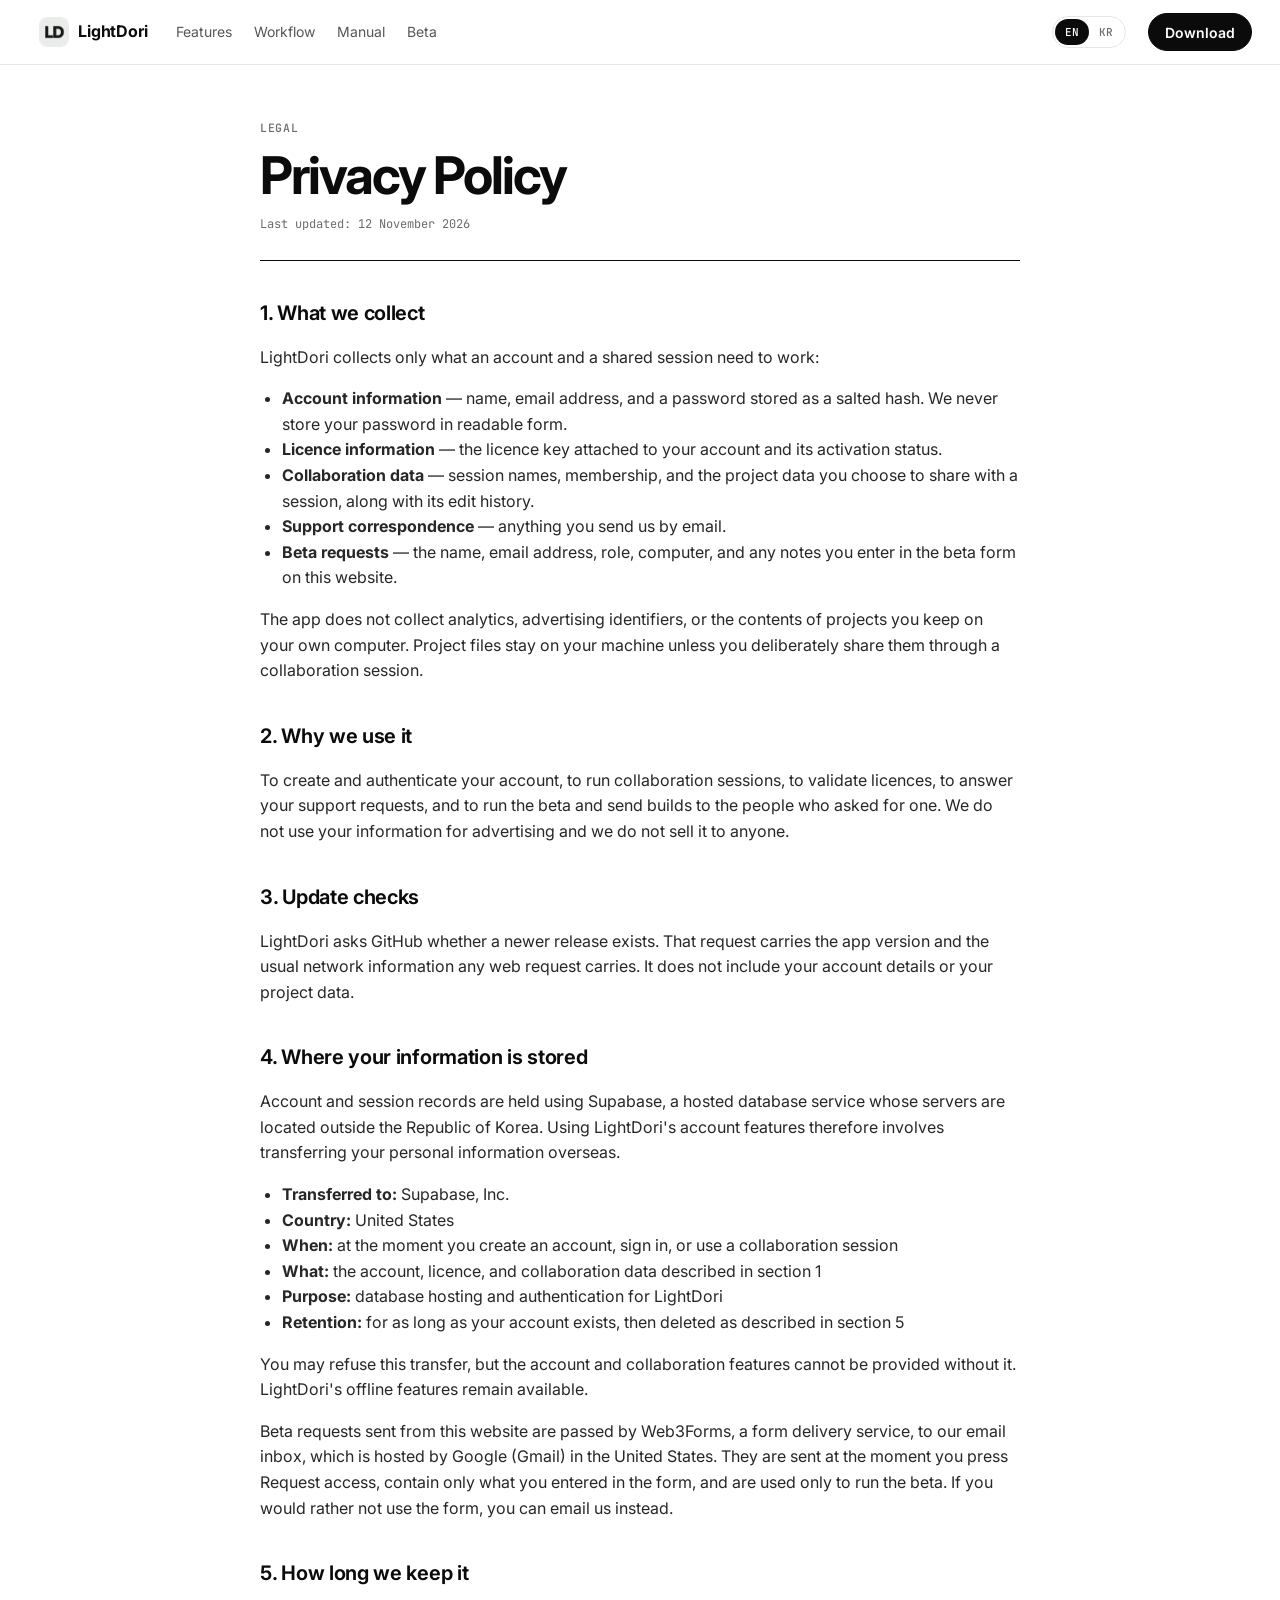
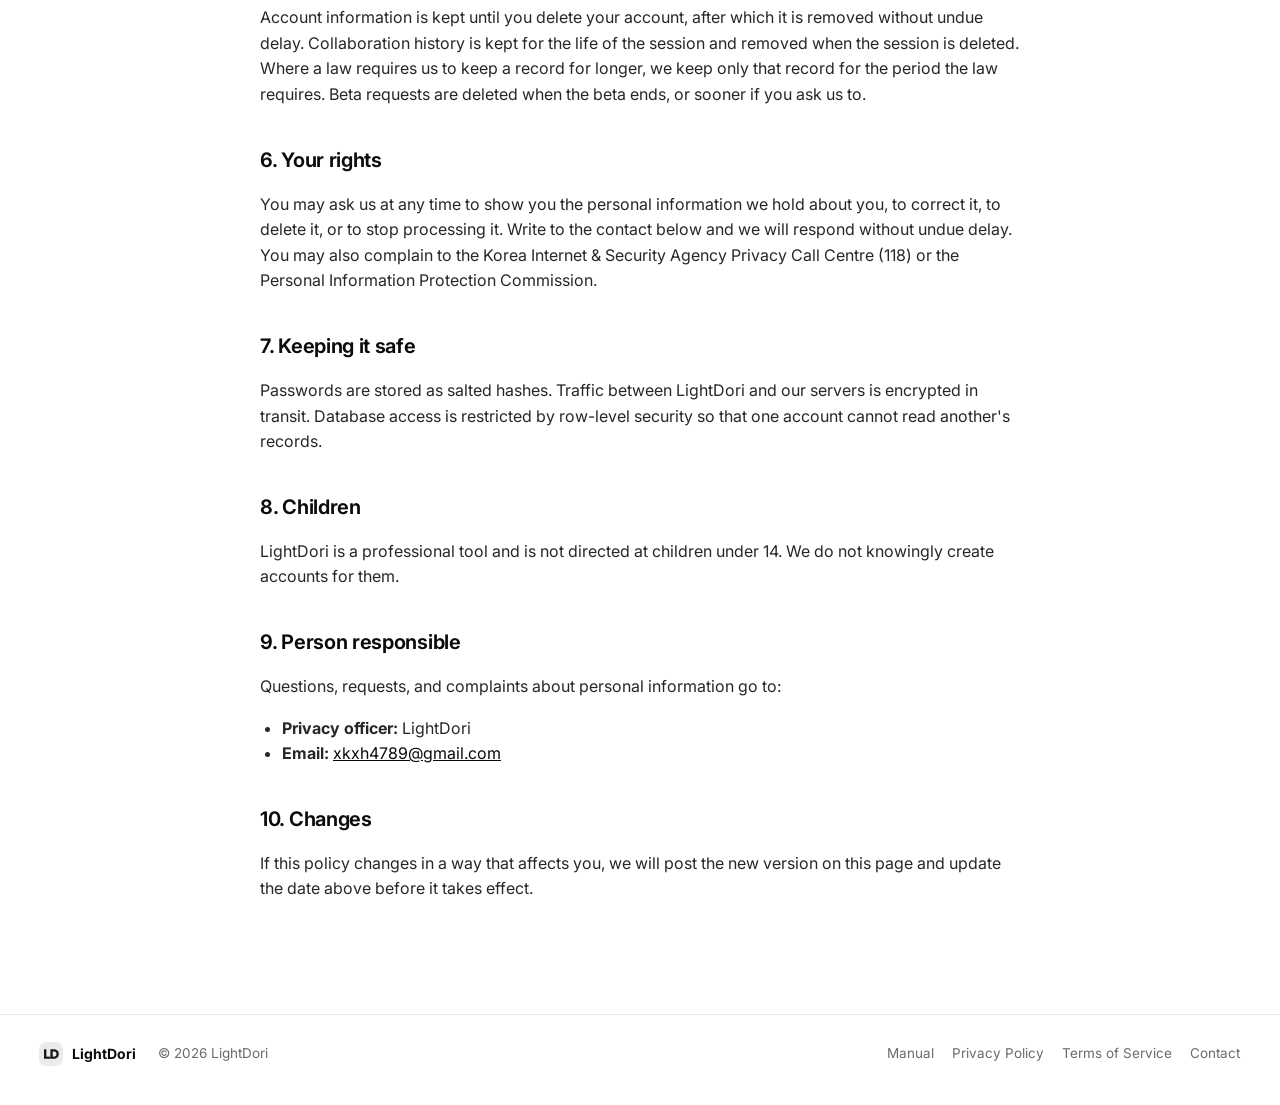
<file: privacy.html>
<!DOCTYPE html>
<html lang="en">
  <head>
    <meta charset="utf-8" />
    <meta name="viewport" content="width=device-width, initial-scale=1" />
    <title data-i18n="privacy.meta.title">Privacy Policy — LightDori</title>
    <meta
      name="description"
      data-i18n-content="privacy.meta.desc"
      content="How LightDori collects, uses, stores, and transfers personal information, and how to exercise your rights."
    />
    <link rel="icon" href="./assets/app-icon.png" />
    <link rel="preconnect" href="https://fonts.googleapis.com" />
    <link rel="preconnect" href="https://fonts.gstatic.com" crossorigin />
    <link href="https://fonts.googleapis.com/css2?family=Inter:wght@400;500;600;700&family=JetBrains+Mono:wght@400;500&family=Noto+Sans+KR:wght@400;500;700&display=swap" rel="stylesheet" />
    <link rel="stylesheet" href="./styles.css?v=20261112" />
  </head>
  <body class="page-legal">
    <header class="top" id="top">
      <a class="top__brand" href="./index.html"><img src="./assets/app-icon.png" alt="" />LightDori</a>
      <div class="top__right">
        <nav class="top__nav" data-i18n-aria="nav.primary" aria-label="Primary">
          <a href="./index.html#features" data-i18n="nav.features">Features</a>
          <a href="./index.html#workflow" data-i18n="nav.workflow">Workflow</a>
          <a href="./manual.html" data-i18n="nav.manual">Manual</a>
          <a href="./index.html#beta" data-i18n="nav.beta">Beta</a>
        </nav>
        <div class="top__lang" role="group" data-i18n-aria="lang.label" aria-label="Language">
          <button type="button" class="top__lang-btn" data-lang="en" aria-pressed="true">EN</button>
          <button type="button" class="top__lang-btn" data-lang="ko" aria-pressed="false">KR</button>
        </div>
        <a class="btn top__cta" href="./index.html#download" data-i18n="nav.download">Download</a>
      </div>
    </header>

    <main class="legal">
      <p class="eyebrow" data-i18n="legal.eyebrow">Legal</p>
      <h1 data-i18n="privacy.title">Privacy Policy</h1>
      <p class="legal__updated" data-i18n="privacy.updated">Last updated: 12 November 2026</p>

      <div class="legal__body" data-i18n-html="privacy.body">
        <h2>1. What we collect</h2>
        <p>
          LightDori collects only what an account and a shared session need to work:
        </p>
        <ul>
          <li><strong>Account information</strong> — name, email address, and a password stored as a salted hash. We never store your password in readable form.</li>
          <li><strong>Licence information</strong> — the licence key attached to your account and its activation status.</li>
          <li><strong>Collaboration data</strong> — session names, membership, and the project data you choose to share with a session, along with its edit history.</li>
          <li><strong>Support correspondence</strong> — anything you send us by email.</li>
          <li id="beta"><strong>Beta requests</strong> — the name, email address, role, computer, and any notes you enter in the beta form on this website.</li>
        </ul>
        <p>
          The app does not collect analytics, advertising identifiers, or the contents of
          projects you keep on your own computer. Project files stay on your machine
          unless you deliberately share them through a collaboration session.
        </p>

        <h2>2. Why we use it</h2>
        <p>
          To create and authenticate your account, to run collaboration sessions, to
          validate licences, to answer your support requests, and to run the beta and send
          builds to the people who asked for one. We do not use your
          information for advertising and we do not sell it to anyone.
        </p>

        <h2>3. Update checks</h2>
        <p>
          LightDori asks GitHub whether a newer release exists. That request carries the
          app version and the usual network information any web request carries. It does
          not include your account details or your project data.
        </p>

        <h2>4. Where your information is stored</h2>
        <p>
          Account and session records are held using Supabase, a hosted database service
          whose servers are located outside the Republic of Korea. Using LightDori's
          account features therefore involves transferring your personal information
          overseas.
        </p>
        <ul>
          <li><strong>Transferred to:</strong> Supabase, Inc.</li>
          <li><strong>Country:</strong> United States</li>
          <li><strong>When:</strong> at the moment you create an account, sign in, or use a collaboration session</li>
          <li><strong>What:</strong> the account, licence, and collaboration data described in section 1</li>
          <li><strong>Purpose:</strong> database hosting and authentication for LightDori</li>
          <li><strong>Retention:</strong> for as long as your account exists, then deleted as described in section 5</li>
        </ul>
        <p>
          You may refuse this transfer, but the account and collaboration features cannot
          be provided without it. LightDori's offline features remain available.
        </p>
        <p>
          Beta requests sent from this website are passed by Web3Forms, a form delivery
          service, to our email inbox, which is hosted by Google (Gmail) in the United
          States. They are sent at the moment you press Request access, contain only what
          you entered in the form, and are used only to run the beta. If you would rather
          not use the form, you can email us instead.
        </p>

        <h2>5. How long we keep it</h2>
        <p>
          Account information is kept until you delete your account, after which it is
          removed without undue delay. Collaboration history is kept for the life of the
          session and removed when the session is deleted. Where a law requires us to keep
          a record for longer, we keep only that record for the period the law requires.
          Beta requests are deleted when the beta ends, or sooner if you ask us to.
        </p>

        <h2>6. Your rights</h2>
        <p>
          You may ask us at any time to show you the personal information we hold about
          you, to correct it, to delete it, or to stop processing it. Write to the contact
          below and we will respond without undue delay. You may also complain to the
          Korea Internet &amp; Security Agency Privacy Call Centre (118) or the Personal
          Information Protection Commission.
        </p>

        <h2>7. Keeping it safe</h2>
        <p>
          Passwords are stored as salted hashes. Traffic between LightDori and our servers
          is encrypted in transit. Database access is restricted by row-level security so
          that one account cannot read another's records.
        </p>

        <h2>8. Children</h2>
        <p>
          LightDori is a professional tool and is not directed at children under 14. We do
          not knowingly create accounts for them.
        </p>

        <h2>9. Person responsible</h2>
        <p>
          Questions, requests, and complaints about personal information go to:
        </p>
        <ul>
          <li><strong>Privacy officer:</strong> LightDori</li>
          <li><strong>Email:</strong> <a href="mailto:xkxh4789@gmail.com">xkxh4789@gmail.com</a></li>
        </ul>

        <h2>10. Changes</h2>
        <p>
          If this policy changes in a way that affects you, we will post the new version
          on this page and update the date above before it takes effect.
        </p>
      </div>
    </main>

    <footer class="foot">
      <span class="foot__brand"><img src="./assets/app-icon.png" alt="" />LightDori</span>
      <span>© <span id="year"></span> LightDori</span>
      <nav class="foot__links" data-i18n-aria="foot.legal.aria" aria-label="Legal">
        <a href="./manual.html" data-i18n="nav.manual">Manual</a>
        <a href="./privacy.html" data-i18n="foot.privacy">Privacy Policy</a>
        <a href="./terms.html" data-i18n="foot.terms">Terms of Service</a>
        <a href="mailto:xkxh4789@gmail.com" data-i18n="foot.contact">Contact</a>
      </nav>
    </footer>

    <script src="./i18n.js?v=20261112"></script>
    <script>
      document.getElementById("year").textContent = String(new Date().getFullYear());
      window.lightdoriInitLang();
    </script>
  </body>
</html>
</file>
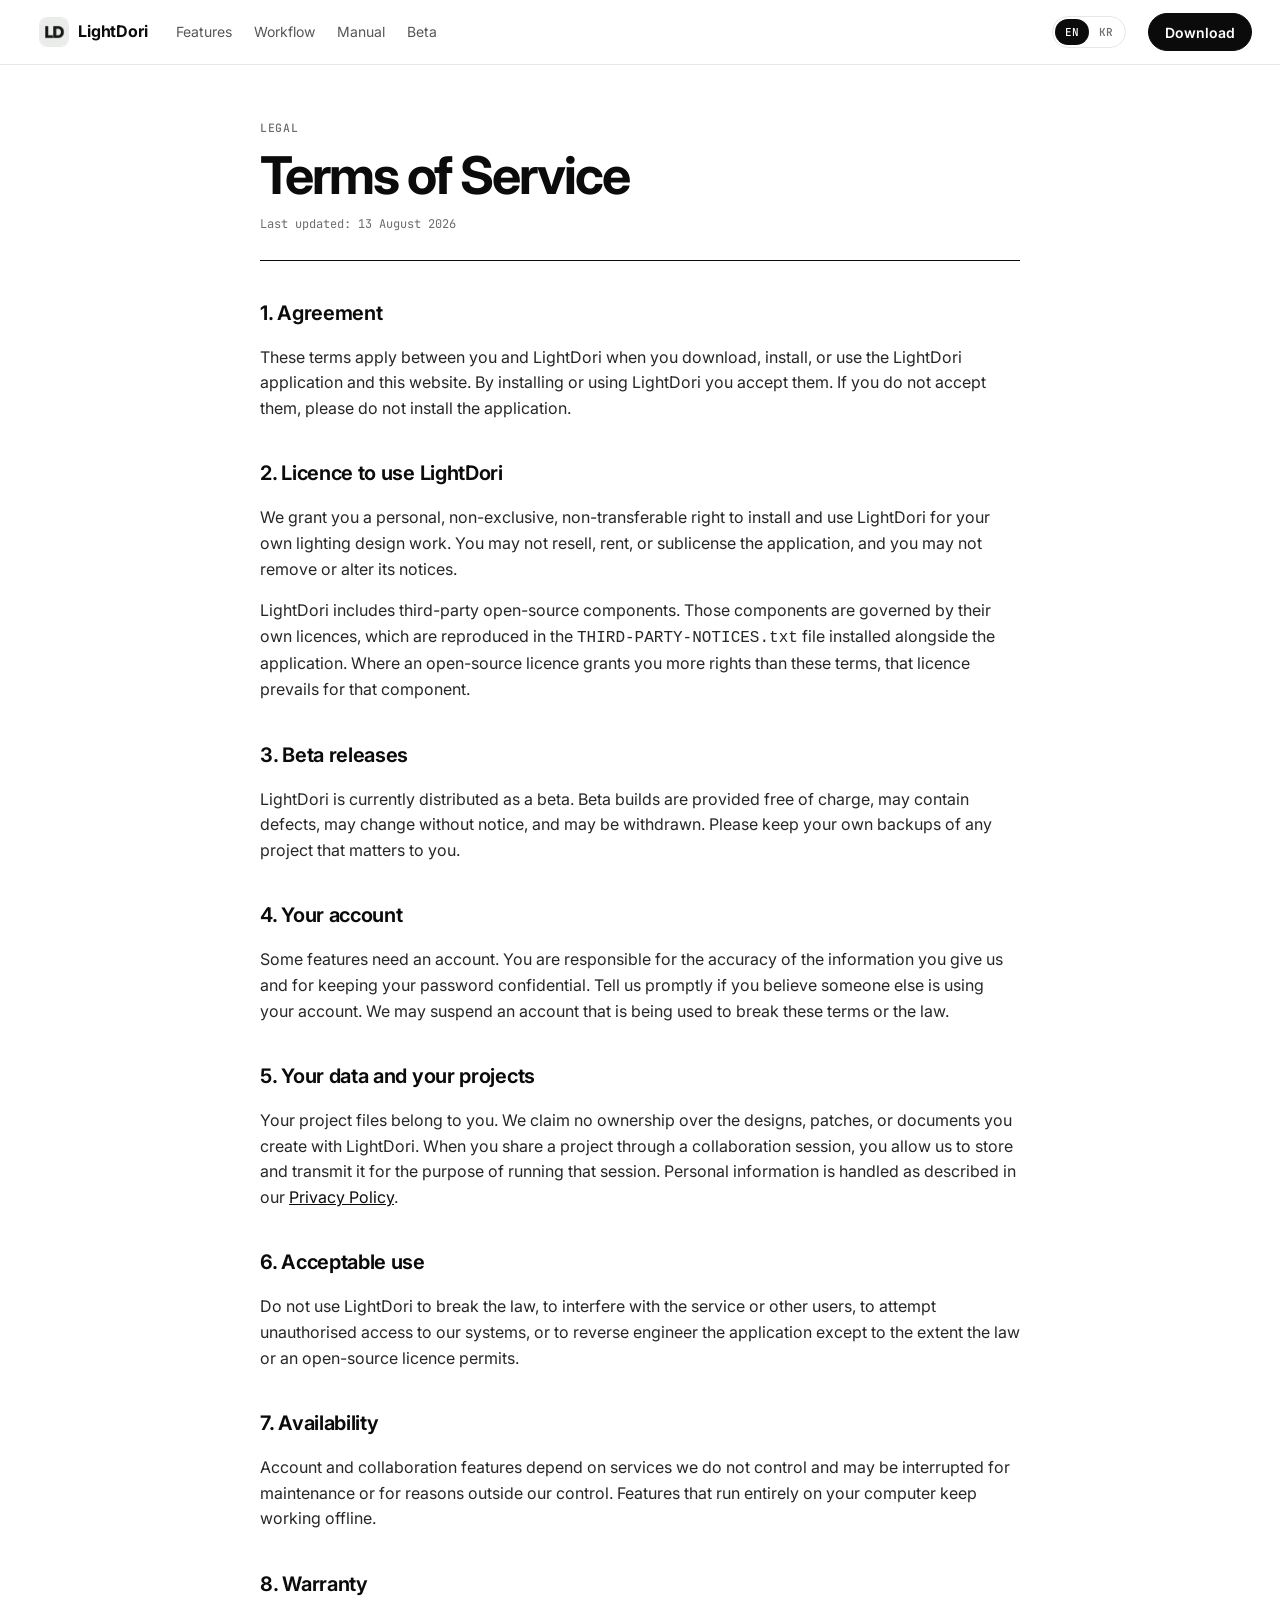
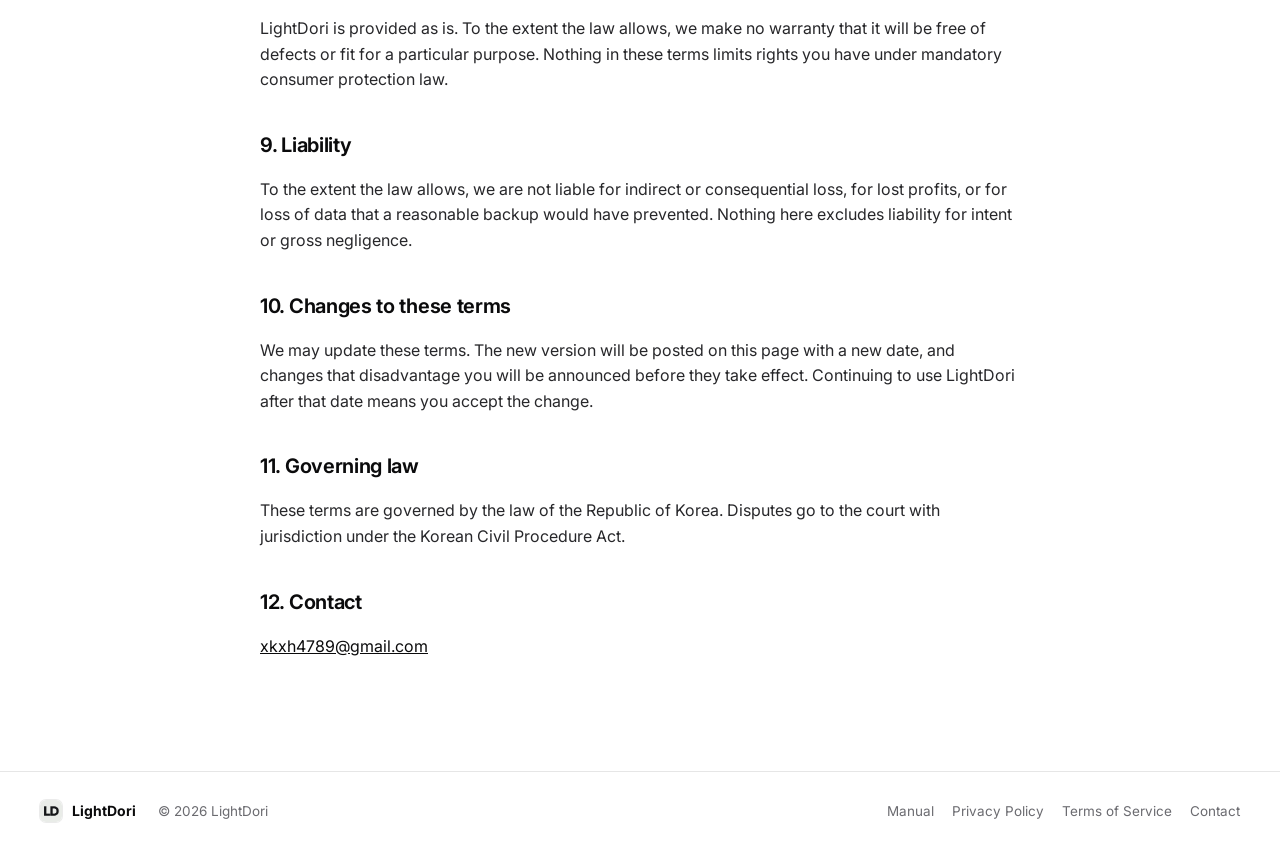
<file: terms.html>
<!DOCTYPE html>
<html lang="en">
  <head>
    <meta charset="utf-8" />
    <meta name="viewport" content="width=device-width, initial-scale=1" />
    <title data-i18n="terms.meta.title">Terms of Service — LightDori</title>
    <meta
      name="description"
      data-i18n-content="terms.meta.desc"
      content="The terms that apply when you download, install, and use LightDori, including licence, beta status, and liability."
    />
    <link rel="icon" href="./assets/app-icon.png" />
    <link rel="preconnect" href="https://fonts.googleapis.com" />
    <link rel="preconnect" href="https://fonts.gstatic.com" crossorigin />
    <link href="https://fonts.googleapis.com/css2?family=Inter:wght@400;500;600;700&family=JetBrains+Mono:wght@400;500&family=Noto+Sans+KR:wght@400;500;700&display=swap" rel="stylesheet" />
    <link rel="stylesheet" href="./styles.css?v=20261112" />
  </head>
  <body class="page-legal">
    <header class="top" id="top">
      <a class="top__brand" href="./index.html"><img src="./assets/app-icon.png" alt="" />LightDori</a>
      <div class="top__right">
        <nav class="top__nav" data-i18n-aria="nav.primary" aria-label="Primary">
          <a href="./index.html#features" data-i18n="nav.features">Features</a>
          <a href="./index.html#workflow" data-i18n="nav.workflow">Workflow</a>
          <a href="./manual.html" data-i18n="nav.manual">Manual</a>
          <a href="./index.html#beta" data-i18n="nav.beta">Beta</a>
        </nav>
        <div class="top__lang" role="group" data-i18n-aria="lang.label" aria-label="Language">
          <button type="button" class="top__lang-btn" data-lang="en" aria-pressed="true">EN</button>
          <button type="button" class="top__lang-btn" data-lang="ko" aria-pressed="false">KR</button>
        </div>
        <a class="btn top__cta" href="./index.html#download" data-i18n="nav.download">Download</a>
      </div>
    </header>

    <main class="legal">
      <p class="eyebrow" data-i18n="legal.eyebrow">Legal</p>
      <h1 data-i18n="terms.title">Terms of Service</h1>
      <p class="legal__updated" data-i18n="terms.updated">Last updated: 13 August 2026</p>

      <div class="legal__body" data-i18n-html="terms.body">
        <h2>1. Agreement</h2>
        <p>
          These terms apply between you and LightDori when you download, install, or use
          the LightDori application and this website. By installing or using LightDori you
          accept them. If you do not accept them, please do not install the application.
        </p>

        <h2>2. Licence to use LightDori</h2>
        <p>
          We grant you a personal, non-exclusive, non-transferable right to install and use
          LightDori for your own lighting design work. You may not resell, rent, or
          sublicense the application, and you may not remove or alter its notices.
        </p>
        <p>
          LightDori includes third-party open-source components. Those components are
          governed by their own licences, which are reproduced in the
          <code>THIRD-PARTY-NOTICES.txt</code> file installed alongside the application.
          Where an open-source licence grants you more rights than these terms, that
          licence prevails for that component.
        </p>

        <h2>3. Beta releases</h2>
        <p>
          LightDori is currently distributed as a beta. Beta builds are provided free of
          charge, may contain defects, may change without notice, and may be withdrawn.
          Please keep your own backups of any project that matters to you.
        </p>

        <h2>4. Your account</h2>
        <p>
          Some features need an account. You are responsible for the accuracy of the
          information you give us and for keeping your password confidential. Tell us
          promptly if you believe someone else is using your account. We may suspend an
          account that is being used to break these terms or the law.
        </p>

        <h2>5. Your data and your projects</h2>
        <p>
          Your project files belong to you. We claim no ownership over the designs,
          patches, or documents you create with LightDori. When you share a project
          through a collaboration session, you allow us to store and transmit it for the
          purpose of running that session. Personal information is handled as described in
          our <a href="./privacy.html">Privacy Policy</a>.
        </p>

        <h2>6. Acceptable use</h2>
        <p>
          Do not use LightDori to break the law, to interfere with the service or other
          users, to attempt unauthorised access to our systems, or to reverse engineer the
          application except to the extent the law or an open-source licence permits.
        </p>

        <h2>7. Availability</h2>
        <p>
          Account and collaboration features depend on services we do not control and may
          be interrupted for maintenance or for reasons outside our control. Features that
          run entirely on your computer keep working offline.
        </p>

        <h2>8. Warranty</h2>
        <p>
          LightDori is provided as is. To the extent the law allows, we make no warranty
          that it will be free of defects or fit for a particular purpose. Nothing in these
          terms limits rights you have under mandatory consumer protection law.
        </p>

        <h2>9. Liability</h2>
        <p>
          To the extent the law allows, we are not liable for indirect or consequential
          loss, for lost profits, or for loss of data that a reasonable backup would have
          prevented. Nothing here excludes liability for intent or gross negligence.
        </p>

        <h2>10. Changes to these terms</h2>
        <p>
          We may update these terms. The new version will be posted on this page with a new
          date, and changes that disadvantage you will be announced before they take
          effect. Continuing to use LightDori after that date means you accept the change.
        </p>

        <h2>11. Governing law</h2>
        <p>
          These terms are governed by the law of the Republic of Korea. Disputes go to the
          court with jurisdiction under the Korean Civil Procedure Act.
        </p>

        <h2>12. Contact</h2>
        <p>
          <a href="mailto:xkxh4789@gmail.com">xkxh4789@gmail.com</a>
        </p>
      </div>
    </main>

    <footer class="foot">
      <span class="foot__brand"><img src="./assets/app-icon.png" alt="" />LightDori</span>
      <span>© <span id="year"></span> LightDori</span>
      <nav class="foot__links" data-i18n-aria="foot.legal.aria" aria-label="Legal">
        <a href="./manual.html" data-i18n="nav.manual">Manual</a>
        <a href="./privacy.html" data-i18n="foot.privacy">Privacy Policy</a>
        <a href="./terms.html" data-i18n="foot.terms">Terms of Service</a>
        <a href="mailto:xkxh4789@gmail.com" data-i18n="foot.contact">Contact</a>
      </nav>
    </footer>

    <script src="./i18n.js?v=20261112"></script>
    <script>
      document.getElementById("year").textContent = String(new Date().getFullYear());
      window.lightdoriInitLang();
    </script>
  </body>
</html>
</file>
<file: styles.css>
/* LightDori website — the app's own language: white paper, black ink, mono eyebrows, the LD
   app icon and the real app as the pictures. Shared by index, manual, privacy and terms. */
:root {
  --ink: #0b0b0c;
  --ink-2: #27272a;
  --soft: #6b6b70;
  --line: #e6e6e6;
  --paper: #ffffff;
  --wash: #f4f4f5;
  --mono: "JetBrains Mono", "Cascadia Mono", ui-monospace, Consolas, monospace;
  --sans: "Inter", "Noto Sans KR", "Apple SD Gothic Neo", "Malgun Gothic", "Segoe UI", system-ui, sans-serif;
  --wrap: min(1200px, calc(100vw - 48px));
  --header-h: 64px;
  --ease-out: cubic-bezier(0.23, 1, 0.32, 1);
  --ease-in-out: cubic-bezier(0.77, 0, 0.175, 1);
}
* { box-sizing: border-box; }
html { scroll-behavior: smooth; scroll-padding-top: calc(var(--header-h) + 12px); }
body { margin: 0; background: var(--paper); color: var(--ink); font: 16px/1.6 var(--sans); -webkit-font-smoothing: antialiased; text-rendering: optimizeLegibility; }
html[lang="ko"] body { word-break: keep-all; }
img { display: block; max-width: 100%; }
a { color: inherit; }
.wrap { width: var(--wrap); margin: 0 auto; }
.eyebrow { margin: 0 0 14px; font: 500 11.5px var(--mono); letter-spacing: .06em; text-transform: uppercase; color: var(--soft); }
.btn { display: inline-flex; align-items: center; justify-content: center; gap: 10px; height: 48px; padding: 0 22px; border: 1px solid var(--ink); border-radius: 999px; background: var(--ink); color: #fff; font: 600 15px var(--sans); text-decoration: none; white-space: nowrap; cursor: pointer; transition: transform 160ms ease, opacity 160ms ease, border-color 160ms ease; }
.btn:hover { transform: translateY(-1px); opacity: .9; }
.btn:active { transform: scale(.97); }
.btn--line { background: transparent; color: var(--ink); border-color: #d4d4d8; }
.btn--line:hover { border-color: var(--ink); opacity: 1; }
.btn svg { width: 17px; height: 17px; }
:focus-visible { outline: 2px solid var(--ink); outline-offset: 3px; }

/* ---------- header ---------- */
.top { position: fixed; inset: 0 0 auto; z-index: 50; height: var(--header-h); display: flex; align-items: center; gap: 28px; padding: 0 28px 0 max(24px, calc((100vw - 1200px) / 2)); background: rgba(255, 255, 255, .92); -webkit-backdrop-filter: blur(14px); backdrop-filter: blur(14px); transition: box-shadow 200ms ease; }
.top.is-scrolled, .page-manual .top, .page-legal .top { box-shadow: 0 1px 0 var(--line); }
.top__brand { display: flex; align-items: center; gap: 10px; font-weight: 700; font-size: 16px; letter-spacing: -.01em; text-decoration: none; }
.top__brand img { width: 28px; height: 28px; border-radius: 7px; box-shadow: 0 0 0 1px rgba(0, 0, 0, .08); }
.top__right { display: flex; align-items: center; gap: 22px; flex: 1; min-width: 0; }
.top__nav { display: flex; gap: 22px; margin-right: auto; font-size: 14px; color: var(--ink-2); }
.top__nav a { text-decoration: none; opacity: .78; }
.top__nav a:hover, .top__nav a[aria-current="page"] { opacity: 1; }
.top__nav a[aria-current="page"] { font-weight: 600; }
.top__lang { display: inline-flex; padding: 2px; border: 1px solid var(--line); border-radius: 999px; font: 500 11px var(--mono); }
.top__lang-btn { height: 26px; padding: 0 10px; border: 0; border-radius: 999px; background: none; font: inherit; color: var(--soft); cursor: pointer; }
.top__lang-btn.is-active { background: var(--ink); color: #fff; }
.top__cta { height: 38px; padding: 0 16px; font-size: 14px; }

/* ---------- hero ---------- */
.hero { position: relative; display: grid; grid-template-columns: minmax(0, .92fr) minmax(0, 1.2fr); align-items: center; gap: 48px; min-height: 760px; padding: 128px 0 72px max(24px, calc((100vw - 1200px) / 2)); overflow: hidden; }
.hero__copy { position: relative; z-index: 2; }
.hero h1 { margin: 0; font-size: clamp(42px, 5vw, 70px); line-height: 1.02; letter-spacing: -.045em; font-weight: 700; }
.hero h1 span { display: block; color: var(--soft); }
html[lang="ko"] .hero h1 { letter-spacing: -.03em; line-height: 1.12; }
.hero__lede { max-width: 470px; margin: 26px 0 34px; font-size: 18.5px; line-height: 1.55; color: var(--ink-2); }
.hero__actions { display: flex; flex-wrap: wrap; gap: 10px; }
.hero__works { display: flex; flex-wrap: wrap; gap: 8px 18px; margin-top: 44px; font: 12px var(--mono); color: var(--soft); }
.hero__works b { font-weight: 500; color: var(--ink); }
.reel { position: relative; min-width: 0; }
.reel__frame { overflow: hidden; border-radius: 14px 0 0 14px; background: #000; box-shadow: 0 40px 100px -40px rgba(0, 0, 0, .55), 0 0 0 1px rgba(0, 0, 0, .4); }
.reel__bar { display: flex; align-items: center; gap: 9px; height: 36px; padding: 0 14px; color: #e4e4e7; font: 12px var(--mono); }
.reel__bar img { width: 16px; height: 16px; border-radius: 4px; }
.reel__bar span { margin-left: auto; color: #a1a1aa; }
.reel__view { position: relative; margin: 0 0 6px 6px; overflow: hidden; border-radius: 10px 0 0 10px; background: #fff; aspect-ratio: 1800 / 926; }
.reel__track { display: flex; height: 100%; transition: transform 900ms cubic-bezier(.65, 0, .35, 1); }
.reel__track img { flex: none; width: 100%; height: 100%; object-fit: cover; object-position: left top; }
.reel__dots { display: flex; gap: 6px; margin-top: 16px; }
.reel__dots button { position: relative; flex: 1; max-width: 110px; height: 30px; padding: 0; border: 0; background: none; text-align: left; font: 11px var(--mono); color: var(--soft); cursor: pointer; }
.reel__dots button::before { content: ""; position: absolute; left: 0; right: 6px; top: 0; height: 2px; border-radius: 1px; background: var(--line); }
.reel__dots button::after { content: ""; position: absolute; left: 0; top: 0; height: 2px; width: 0; border-radius: 1px; background: var(--ink); }
.reel__dots button.is-on { color: var(--ink); }
.reel__dots button.is-on::after { animation: reel-progress var(--reel-ms, 5200ms) linear forwards; }
.reel.is-paused .reel__dots button.is-on::after { animation-play-state: paused; }
.reel__dots span { display: block; padding-top: 8px; overflow: hidden; text-overflow: ellipsis; white-space: nowrap; }
@keyframes reel-progress { to { width: calc(100% - 6px); } }

/* ---------- sections ---------- */
.section { padding: 120px 0; }
.section__head { display: grid; grid-template-columns: minmax(0, 1fr) minmax(0, 1fr); align-items: end; gap: 24px; margin-bottom: 48px; }
:is(.section, .download) h2 { margin: 0; font-size: clamp(32px, 4vw, 52px); line-height: 1.06; letter-spacing: -.035em; font-weight: 700; }
html[lang="ko"] :is(.section, .download) h2 { letter-spacing: -.025em; line-height: 1.18; }
.section__head > p { margin: 0; max-width: 460px; justify-self: end; font-size: 17px; color: var(--ink-2); }
/* ---------- feature chapters: one screen, one idea ---------- */
.chapter { display: grid; grid-template-columns: minmax(0, 340px) minmax(0, 1fr); gap: 64px; align-items: start; padding-top: 140px; }
.chapter--flip { grid-template-columns: minmax(0, 1fr) minmax(0, 340px); }
.chapter--flip .chapter__text { order: 2; }
.chapter__text { position: sticky; top: calc(var(--header-h) + 32px); }
.chapter__num { display: flex; gap: 14px; margin: 0; padding-top: 14px; border-top: 1px solid var(--ink); font: 500 11.5px var(--mono); letter-spacing: .06em; text-transform: uppercase; color: var(--soft); }
.chapter__num b { font-weight: 500; color: var(--ink); }
.chapter h2 { margin: 28px 0 16px; font-size: clamp(26px, 2.6vw, 34px); line-height: 1.18; letter-spacing: -.03em; font-weight: 700; }
html[lang="ko"] .chapter h2 { letter-spacing: -.02em; line-height: 1.3; }
.chapter__lede { margin: 0 0 30px; font-size: 16.5px; color: var(--ink-2); }
.facts { margin: 0; padding: 0; list-style: none; border-top: 1px solid var(--line); }
.facts li { padding: 13px 0; border-bottom: 1px solid var(--line); font-size: 14.5px; line-height: 1.5; color: var(--soft); }
.facts b { display: block; margin-bottom: 2px; font-weight: 600; color: var(--ink); }
.chapter__shot { margin: 0; min-width: 0; }
.shot { overflow: hidden; border-radius: 12px; background: #000; box-shadow: 0 30px 80px -40px rgba(0, 0, 0, .45), 0 0 0 1px rgba(0, 0, 0, .35); }
.shot__bar { display: flex; align-items: center; gap: 8px; height: 32px; padding: 0 13px; color: #e4e4e7; font: 11.5px var(--mono); }
.shot__bar img { width: 14px; height: 14px; border-radius: 3px; }
.shot__bar span { margin-left: auto; color: #a1a1aa; }
.shot > img { width: calc(100% - 10px); margin: 0 5px 5px; border-radius: 8px; background: #fff; aspect-ratio: 1800 / 926; }
.views { display: grid; grid-template-columns: 1fr 1fr; gap: 16px; margin-top: 16px; }
.views figure { margin: 0; }
.views img { width: 100%; border-radius: 8px; background: #fff; box-shadow: 0 0 0 1px var(--line); aspect-ratio: 1800 / 926; }
.views figcaption { margin-top: 8px; font: 11.5px var(--mono); color: var(--soft); }

/* ---------- the rest: a quiet list ---------- */
.more { padding-top: 180px; }
.more__list { display: grid; grid-template-columns: 1fr 1fr; column-gap: 64px; border-top: 1px solid var(--ink); }
.more__list div { display: grid; grid-template-columns: 170px minmax(0, 1fr); gap: 20px; padding: 18px 0; border-bottom: 1px solid var(--line); }
.more__list h3 { margin: 0; font-size: 15.5px; line-height: 1.5; letter-spacing: -.01em; font-weight: 650; }
.more__list p { margin: 0; font-size: 14.5px; line-height: 1.55; color: var(--ink-2); }
.flow { display: grid; grid-template-columns: repeat(4, 1fr); border-top: 1px solid var(--ink); }
.flow div { padding: 22px 22px 0 0; }
.flow b { display: block; margin-bottom: 30px; font: 500 12px var(--mono); color: var(--soft); }
.flow h3 { margin: 0 0 8px; font-size: 20px; letter-spacing: -.02em; font-weight: 650; }
.flow p { margin: 0; font-size: 15px; color: var(--ink-2); }

/* ---------- download ---------- */
.download { padding: 120px 0; background: var(--ink); color: #fff; }
.download .eyebrow { color: #71717a; }
.download .section__head > p { color: #a1a1aa; }
.os { display: grid; grid-template-columns: 1fr 1fr; gap: 14px; }
.os a { display: grid; grid-template-columns: 56px 1fr auto; align-items: center; gap: 18px; padding: 26px; border: 1px solid #27272a; border-radius: 18px; background: #18181b; text-decoration: none; transition: border-color 160ms ease, transform 160ms ease; }
.os a:hover { border-color: #fff; transform: translateY(-2px); }
.os svg { width: 30px; height: 30px; fill: #fff; }
.os .ic { display: grid; place-items: center; width: 56px; height: 56px; border-radius: 14px; background: #27272a; }
.os strong { display: block; font-size: 20px; font-weight: 650; }
.os span { font: 12px var(--mono); color: #a1a1aa; }
.os em { font-style: normal; font-size: 22px; }
.os a.is-off { opacity: .45; cursor: default; }
.os a.is-off:hover { border-color: #27272a; transform: none; }
.download__meta { display: flex; flex-wrap: wrap; gap: 8px 22px; margin-top: 22px; font: 12px var(--mono); color: #71717a; }
.download__meta a { color: #d4d4d8; }
.download__note { margin: 14px 0 0; font-size: 13px; color: #fbbf24; }

/* ---------- beta ---------- */
.beta { display: grid; grid-template-columns: minmax(0, 1fr) minmax(0, 1fr); gap: 48px; align-items: start; }
.beta__lede { margin: 24px 0 0; max-width: 440px; font-size: 16.5px; color: var(--ink-2); }
.beta__form { display: grid; gap: 14px; }
.beta__row { display: grid; grid-template-columns: 1fr 1fr; gap: 14px; }
.beta__field { display: grid; gap: 6px; min-width: 0; }
.beta__field > span { font-size: 13px; font-weight: 600; color: var(--ink); }
.beta__field em { font-style: normal; font-weight: 400; color: var(--soft); }
.beta__field :is(input, select, textarea) { width: 100%; min-width: 0; box-sizing: border-box; padding: 0 14px; border: 1px solid #d4d4d8; border-radius: 12px; background: #fff; font: 15px var(--sans); color: var(--ink); transition: border-color 160ms ease; }
.beta__field :is(input, select) { height: 46px; }
.beta__field textarea { padding: 12px 14px; line-height: 1.5; resize: vertical; }
.beta__field :is(input, select, textarea):focus { outline: none; border-color: var(--ink); }
.beta__trap { position: absolute; left: -9999px; width: 1px; height: 1px; opacity: 0; }
.beta__consent { display: flex; gap: 10px; align-items: flex-start; font-size: 13.5px; line-height: 1.5; color: var(--ink-2); cursor: pointer; }
.beta__consent input { flex: none; width: 17px; height: 17px; margin: 2px 0 0; accent-color: var(--ink); }
.beta__consent a { color: var(--ink); }
.beta__send { display: flex; flex-wrap: wrap; align-items: center; gap: 10px 16px; }
.beta__send .btn:disabled { opacity: .5; cursor: progress; transform: none; }
.beta__status { margin: 0; font-size: 13.5px; color: var(--soft); }
.beta__status.is-good { color: #15803d; }
.beta__status.is-bad { color: #b91c1c; }
.beta__note { margin: 12px 0 0; font-size: 13.5px; color: var(--soft); }
.beta__note a { color: var(--ink); }

/* ---------- footer ---------- */
.foot { display: flex; align-items: center; gap: 22px; padding: 28px max(24px, calc((100vw - 1200px) / 2)) 40px; border-top: 1px solid var(--line); font-size: 13.5px; color: var(--soft); }
.foot__brand { display: flex; align-items: center; gap: 10px; color: var(--ink); font-weight: 700; font-size: 14px; }
.foot__brand img { width: 22px; height: 22px; border-radius: 6px; box-shadow: 0 0 0 1px rgba(0, 0, 0, .08); }
.foot__links { display: flex; gap: 18px; margin-left: auto; }
.foot__links a { text-decoration: none; }
.foot__links a:hover { color: var(--ink); }

/* ---------- try it: the demos under a chapter's screenshot (demos.js) ---------- */
.try { margin-top: 30px; padding-top: 14px; border-top: 1px solid var(--line); }
.try__label { display: flex; gap: 14px; margin: 0 0 18px; font: 500 11.5px var(--mono); letter-spacing: .06em; text-transform: uppercase; color: var(--soft); }
.try__label b { font-weight: 500; color: var(--ink); }

/* blocking: a stage plan and its cues */
.stagedemo { display: grid; grid-template-columns: minmax(0, 1fr) 250px; gap: 22px; align-items: start; }
.stagedemo__now { display: flex; align-items: baseline; gap: 10px; min-height: 22px; margin: 0 0 10px; font-size: 14px; color: var(--ink-2); }
.stagedemo__now span { min-width: 0; overflow: hidden; text-overflow: ellipsis; white-space: nowrap; }
.stagedemo__now b, .stagedemo__tags b { flex: none; font: 500 12px var(--mono); color: var(--ink); white-space: nowrap; }
.stagedemo__now b[style]::before, .stagedemo__tags b[style]::before { content: ""; display: inline-block; width: 6px; height: 6px; margin-right: 6px; border-radius: 50%; background: var(--c); vertical-align: 1px; }
.stagedemo__plan svg { display: block; width: 100%; border-radius: 10px; background: #fff; box-shadow: 0 0 0 1px var(--line); }
.sd-wing { fill: var(--wash); }
.sd-grid { stroke: #ececee; stroke-width: .03; }
.sd-wall { fill: none; stroke: #3f3f46; stroke-width: .06; }
.sd-plaster { stroke: #71717a; stroke-width: .05; stroke-dasharray: .25 .18; }
.sd-apron { fill: none; stroke: #d4d4d8; stroke-width: .04; }
.sd-pros { fill: none; stroke: var(--ink); stroke-width: .14; stroke-linecap: round; }
.sd-set rect { fill: var(--wash); stroke: #52525b; stroke-width: .05; }
.sd-set text { font: 600 .34px var(--sans); text-anchor: middle; fill: var(--ink-2); }
.sd-note { font: .3px var(--mono); text-anchor: middle; fill: #a1a1aa; }
.sd-beam { opacity: 0; transition: opacity 250ms ease; }
.sd-beam.is-on { opacity: .2; }
.sd-ghost { fill: none; stroke-width: .05; stroke-dasharray: .14 .12; }
.sd-path { fill: none; stroke-width: .07; stroke-linecap: round; }
.sd-trails > * { opacity: 1; transition: opacity 250ms ease; }
@starting-style { .sd-trails > * { opacity: 0; } }
.sd-ring { fill: none; stroke-width: .08; }
.sd-token text { font: 700 .4px var(--sans); text-anchor: middle; fill: #fff; }
.sd-spot text { font: 600 .32px var(--sans); fill: var(--ink-2); }
.stagedemo__cues { margin: 0; padding: 0; list-style: none; border-top: 1px solid var(--line); }
.stagedemo__cues button { display: grid; grid-template-columns: 76px minmax(0, 1fr); align-items: center; gap: 8px; width: 100%; height: 31px; padding: 0 8px 0 10px; border: 0; border-bottom: 1px solid var(--line); background: none; text-align: left; font: 13px var(--sans); color: var(--soft); cursor: pointer; transition: background-color 150ms ease, color 150ms ease; }
.stagedemo__cues button[aria-pressed="true"] { background: var(--wash); color: var(--ink); box-shadow: inset 2px 0 0 var(--ink); }
.stagedemo__tags { display: flex; gap: 8px; }
.stagedemo__line { overflow: hidden; text-overflow: ellipsis; white-space: nowrap; }

/* colour: a gel on a lamp */
@property --light { syntax: "<color>"; inherits: true; initial-value: #c3e1fa; }
@property --out { syntax: "<number>"; inherits: true; initial-value: 1; }
.geldemo { display: grid; grid-template-columns: minmax(0, 1.05fr) minmax(0, 1fr); gap: 28px; }
.geldemo__stage { position: relative; min-height: 236px; overflow: hidden; border-radius: 10px; background: #08080a; transition: --light 220ms ease, --out 220ms ease; }
.geldemo__stage.is-live { transition: none; }
.geldemo__stage i { position: absolute; }
.geldemo__glow { inset: 0; background: radial-gradient(120% 90% at 50% -10%, color-mix(in srgb, var(--light) 40%, transparent), transparent 62%); opacity: var(--out); }
.geldemo__pool { left: 11%; right: 11%; bottom: 8%; height: 36%; border-radius: 50%; background: radial-gradient(closest-side, color-mix(in srgb, var(--light) 72%, transparent), color-mix(in srgb, var(--light) 24%, transparent) 62%, transparent); opacity: var(--out); }
.geldemo__ball { left: 50%; bottom: 25%; height: 46%; aspect-ratio: 1; translate: -50% 0; border-radius: 50%; background: radial-gradient(circle at 36% 28%, color-mix(in srgb, var(--light) 78%, #fff), var(--light) 38%, color-mix(in srgb, var(--light) 28%, #000) 76%, #060607); filter: brightness(calc(.4 + .6 * var(--out))); }
.geldemo__name { display: flex; align-items: baseline; gap: 10px; margin: 0 0 14px; }
.geldemo__name b { font: 600 24px var(--mono); letter-spacing: -.02em; }
.geldemo__name span { font-size: 14px; color: var(--soft); }
.geldemo__chips { display: flex; flex-wrap: wrap; gap: 6px; }
.geldemo__chips button { display: inline-flex; align-items: center; gap: 7px; height: 32px; padding: 0 11px 0 7px; border: 1px solid #d4d4d8; border-radius: 999px; background: #fff; font: 12px var(--mono); color: var(--ink); cursor: pointer; transition: border-color 150ms ease, transform 140ms var(--ease-out); }
.geldemo__chips button:active { transform: scale(.97); }
.geldemo__chips button[aria-pressed="true"] { border-color: var(--ink); box-shadow: inset 0 0 0 1px var(--ink); }
.geldemo__chips i { width: 16px; height: 16px; border-radius: 50%; box-shadow: inset 0 0 0 1px rgba(0, 0, 0, .12); }
.geldemo__dimmer { display: block; margin-top: 20px; font-size: 13px; }
.geldemo__dimmer > span { display: flex; gap: 6px; }
.geldemo__dimmer b { font-weight: 600; }
.geldemo__dimmer em { margin-left: auto; font-style: normal; color: var(--soft); }
.geldemo__dimmer em b { color: var(--ink); }
.geldemo__dimmer input { -webkit-appearance: none; appearance: none; width: 100%; height: 26px; margin: 4px 0 0; background: none; cursor: pointer; --fill: 100%; }
.geldemo__dimmer input::-webkit-slider-runnable-track { height: 4px; border-radius: 2px; background: linear-gradient(to right, var(--ink) var(--fill), var(--line) var(--fill)); }
.geldemo__dimmer input::-moz-range-track { height: 4px; border-radius: 2px; background: linear-gradient(to right, var(--ink) var(--fill), var(--line) var(--fill)); }
.geldemo__dimmer input::-webkit-slider-thumb { -webkit-appearance: none; width: 16px; height: 16px; margin-top: -6px; border: 0; border-radius: 50%; background: var(--ink); box-shadow: 0 0 0 3px #fff; }
.geldemo__dimmer input::-moz-range-thumb { width: 16px; height: 16px; border: 0; border-radius: 50%; background: var(--ink); box-shadow: 0 0 0 3px #fff; }
.geldemo__facts { display: grid; grid-template-columns: 1fr 1fr; gap: 16px; margin: 16px 0 0; border-top: 1px solid var(--line); }
.geldemo__facts div { padding-top: 10px; }
.geldemo__facts dt { font: 11.5px var(--mono); color: var(--soft); }
.geldemo__facts dd { margin: 2px 0 0; font: 600 14px var(--mono); }

/* screenshots open full size */
.zoomable { display: block; width: 100%; padding: 0; border: 0; border-radius: 8px; background: none; cursor: zoom-in; }
.shot > .zoomable { width: calc(100% - 10px); margin: 0 5px 5px; }
.zoomable img { width: 100%; border-radius: inherit; background: #fff; aspect-ratio: 1800 / 926; }
.zoom { width: min(1500px, 94vw); max-width: none; max-height: none; padding: 0; overflow: visible; border: 0; border-radius: 12px; background: #000; opacity: 0; transform: scale(.97); transition: opacity 200ms var(--ease-out), transform 200ms var(--ease-out), overlay 200ms allow-discrete, display 200ms allow-discrete; }
.zoom[open] { opacity: 1; transform: none; }
@starting-style { .zoom[open] { opacity: 0; transform: scale(.97); } }
.zoom::backdrop { background-color: rgba(0, 0, 0, 0); transition: background-color 200ms ease, overlay 200ms allow-discrete, display 200ms allow-discrete; }
.zoom[open]::backdrop { background-color: rgba(0, 0, 0, .74); }
@starting-style { .zoom[open]::backdrop { background-color: rgba(0, 0, 0, 0); } }
.zoom img { width: 100%; max-height: 88vh; object-fit: contain; border-radius: 12px; cursor: zoom-out; }
.zoom__close { position: absolute; top: -46px; right: 0; display: grid; place-items: center; width: 36px; height: 36px; padding: 0; border: 0; border-radius: 50%; background: rgba(255, 255, 255, .16); color: #fff; cursor: pointer; }
.zoom__close svg { width: 18px; height: 18px; }

/* the rest of the features come in one after another */
.stagger > div { opacity: 0; transform: translateY(10px); transition: opacity 500ms var(--ease-out), transform 500ms var(--ease-out); }
.stagger.is-in > div, .is-static .stagger > div { opacity: 1; transform: none; }
.is-static .stagger > div { transition: none; }
.stagger > div:nth-child(2) { transition-delay: 40ms; } .stagger > div:nth-child(3) { transition-delay: 80ms; }
.stagger > div:nth-child(4) { transition-delay: 120ms; } .stagger > div:nth-child(5) { transition-delay: 160ms; }
.stagger > div:nth-child(6) { transition-delay: 200ms; } .stagger > div:nth-child(7) { transition-delay: 240ms; }
.stagger > div:nth-child(8) { transition-delay: 280ms; } .stagger > div:nth-child(9) { transition-delay: 320ms; }
.stagger > div:nth-child(10) { transition-delay: 360ms; }

@media (hover: hover) and (pointer: fine) {
  .stagedemo__cues button:hover { color: var(--ink); }
  .geldemo__chips button:hover { border-color: var(--ink); }
  .zoom__close:hover { background: rgba(255, 255, 255, .28); }
}

/* ---------- reveal ---------- */
.reveal { opacity: 0; transform: translateY(18px); transition: opacity 700ms ease, transform 700ms ease; }
.reveal.is-in, .is-static .reveal { opacity: 1; transform: none; }
.is-static .reveal, .is-static .reel__track { transition: none; }

/* ---------- manual ---------- */
.manual { display: grid; grid-template-columns: 240px minmax(0, 1fr); gap: 56px; width: var(--wrap); margin: 0 auto; padding: calc(var(--header-h) + 48px) 0 96px; }
.manual__toc { position: sticky; top: calc(var(--header-h) + 32px); align-self: start; max-height: calc(100vh - var(--header-h) - 64px); overflow: auto; scrollbar-width: thin; }
.manual__toc ol { margin: 0; padding: 0; list-style: none; counter-reset: toc; }
.manual__toc li { counter-increment: toc; }
.manual__toc a { display: flex; gap: 10px; padding: 6px 10px; border-radius: 6px; font-size: 13.5px; line-height: 1.4; text-decoration: none; color: var(--ink-2); }
.manual__toc a::before { content: counter(toc, decimal-leading-zero); flex: none; font: 11px/1.9 var(--mono); color: var(--soft); }
.manual__toc a:hover { background: var(--wash); }
.manual__toc a.is-active { background: var(--wash); color: var(--ink); font-weight: 600; }
.manual__toc li.manual__toc-part { counter-increment: none; padding: 16px 10px 6px; font: 500 11px var(--mono); letter-spacing: .06em; text-transform: uppercase; color: var(--soft); }
.manual__toc li.manual__toc-part:first-child { padding-top: 4px; }
.manual__part { margin: 0; padding: 44px 0 0; font: 500 12px var(--mono); letter-spacing: .06em; text-transform: uppercase; color: var(--soft); }
.manual__note--help { border-left-color: var(--line); background: #fff; }
.manual__toc-tools { margin: 14px 0 0; padding-left: 10px; }
.manual__toc-toggle { padding: 0; border: 0; background: none; font: 500 12px var(--mono); color: var(--soft); text-decoration: underline; text-underline-offset: 3px; cursor: pointer; }
.manual__toc-toggle:hover { color: var(--ink); }
.manual__body { min-width: 0; max-width: 780px; }
.manual__hero { padding-bottom: 32px; border-bottom: 1px solid var(--ink); }
.manual__hero h1 { margin: 0; font-size: clamp(36px, 4.4vw, 56px); line-height: 1.04; letter-spacing: -.04em; font-weight: 700; }
.manual__lede { max-width: 600px; margin: 18px 0 0; font-size: 18px; color: var(--ink-2); }
.manual__section { border-bottom: 1px solid var(--line); }
.manual__summary { display: flex; align-items: center; gap: 16px; padding: 26px 0; list-style: none; cursor: pointer; }
.manual__summary::-webkit-details-marker { display: none; }
.manual__summary h2 { flex: 1; margin: 0; font-size: 26px; line-height: 1.2; letter-spacing: -.025em; font-weight: 700; }
.manual__summary::after { content: ""; flex: none; width: 10px; height: 10px; margin-right: 6px; border-right: 1.6px solid var(--soft); border-bottom: 1.6px solid var(--soft); transform: rotate(45deg) translateY(-3px); transition: transform 180ms ease; }
.manual__section:not([open]) .manual__summary::after { transform: rotate(-45deg); }
.manual__summary:hover::after { border-color: var(--ink); }
.manual__section-body { padding: 0 0 36px; }
.manual__body h3 { margin: 32px 0 10px; font-size: 18px; letter-spacing: -.015em; font-weight: 650; }
.manual__body p, .manual__body li { color: var(--ink-2); }
.manual__body p { margin: 0 0 14px; }
.manual__lead { font-size: 17.5px; color: var(--ink) !important; }
.manual__body ul, .manual__steps { margin: 0 0 16px; padding-left: 22px; }
.manual__body li + li { margin-top: 6px; }
.manual__steps { counter-reset: step; padding-left: 0; list-style: none; }
.manual__steps > li { position: relative; padding-left: 38px; counter-increment: step; }
.manual__steps > li::before { content: counter(step); position: absolute; left: 0; top: 1px; display: grid; place-items: center; width: 24px; height: 24px; border-radius: 50%; background: var(--ink); color: #fff; font: 600 11.5px var(--mono); }
.manual__body a { color: var(--ink); text-underline-offset: 3px; }
.manual__body code, .manual__body kbd { padding: 1px 6px; border-radius: 5px; background: var(--wash); box-shadow: inset 0 0 0 1px var(--line); font: 13px var(--mono); color: var(--ink); }
.manual__note { margin: 18px 0; padding: 14px 16px; border: 1px solid var(--line); border-left: 3px solid var(--ink); border-radius: 8px; background: var(--wash); }
.manual__note--warn { border-left-color: #d97706; background: #fffbeb; }
.manual__note p { margin: 0; font-size: 15px; }
.manual__note p + p { margin-top: 6px; }
.manual__note-label { display: block; margin-bottom: 4px; font: 500 11px var(--mono); letter-spacing: .06em; text-transform: uppercase; color: var(--soft); }
.manual__table-wrap { margin: 16px 0; overflow-x: auto; border: 1px solid var(--line); border-radius: 10px; }
.manual__table { width: 100%; border-collapse: collapse; font-size: 14.5px; }
.manual__table th, .manual__table td { padding: 10px 14px; border-bottom: 1px solid var(--line); text-align: left; vertical-align: top; }
.manual__table tr:last-child td { border-bottom: 0; }
.manual__table th { background: var(--wash); font: 500 11px var(--mono); letter-spacing: .05em; text-transform: uppercase; color: var(--soft); }
.manual__shot, .manual__figure { margin: 22px 0 26px; }
.manual__shot img, .manual__figure img { width: 100%; border-radius: 10px; box-shadow: 0 0 0 1px rgba(0, 0, 0, .08), 0 18px 48px -28px rgba(0, 0, 0, .45); background: var(--wash); }
.manual__shot figcaption, .manual__figure figcaption { margin-top: 10px; font-size: 13.5px; color: var(--soft); }
.manual__shot.is-missing img { min-height: 220px; opacity: 0; }
.manual__shot.is-missing { position: relative; }
.manual__shot.is-missing::before { content: attr(data-missing); position: absolute; left: 0; right: 0; top: 0; height: 220px; display: grid; place-items: center; border-radius: 10px; background: var(--wash); font: 12px var(--mono); color: var(--soft); }

/* ---------- legal ---------- */
.legal { width: min(760px, calc(100vw - 48px)); margin: 0 auto; padding: calc(var(--header-h) + 56px) 0 96px; }
.legal h1 { margin: 0; font-size: clamp(36px, 4.4vw, 52px); line-height: 1.05; letter-spacing: -.04em; font-weight: 700; }
.legal__updated { margin: 12px 0 36px; padding-bottom: 28px; border-bottom: 1px solid var(--ink); font: 12px var(--mono); color: var(--soft); }
.legal__body h2 { margin: 36px 0 10px; font-size: 20px; letter-spacing: -.015em; font-weight: 650; }
.legal__body p, .legal__body li { color: var(--ink-2); }
.legal__body ul { padding-left: 22px; }
.legal__body a { color: var(--ink); }

@media (prefers-reduced-motion: reduce) {
  html { scroll-behavior: auto; }
  .reveal, .stagger > div { opacity: 1; transform: none; transition: none; }
  .zoom, .zoom[open] { transform: none; }
  .geldemo__chips button:active, .btn:active { transform: none; }
  .reel__track { transition: none; }
}

@media (max-width: 960px) {
  .top__nav, .top__lang { display: none; }
  .top__right { justify-content: flex-end; }
  .hero { grid-template-columns: 1fr; min-height: 0; padding: 104px 0 48px 24px; gap: 36px; }
  .hero__copy { padding-right: 24px; }
  .wrap { width: calc(100vw - 32px); }
  .section, .download { padding: 80px 0; }
  .section__head, .beta, .beta__row, .os { grid-template-columns: minmax(0, 1fr); }
  .section__head > p { justify-self: start; }
  .chapter, .chapter--flip { grid-template-columns: minmax(0, 1fr); gap: 28px; padding-top: 96px; }
  .chapter--flip .chapter__text { order: 0; }
  .chapter__text { position: static; }
  .more { padding-top: 112px; }
  .more__list { grid-template-columns: minmax(0, 1fr); }
  .more__list div { grid-template-columns: 1fr; gap: 4px; }
  .stagedemo, .geldemo { grid-template-columns: minmax(0, 1fr); }
  .stagedemo__cues { display: flex; flex-wrap: wrap; gap: 6px; border-top: 0; }
  .stagedemo__cues button { display: flex; width: auto; height: 32px; padding: 0 12px; border: 1px solid #d4d4d8; border-radius: 999px; }
  .stagedemo__cues button[aria-pressed="true"] { border-color: var(--ink); box-shadow: inset 0 0 0 1px var(--ink); }
  .stagedemo__line { display: none; }
  .flow { grid-template-columns: 1fr 1fr; row-gap: 28px; }
  .os a { padding: 18px; }
  .manual { grid-template-columns: 1fr; gap: 24px; width: calc(100vw - 32px); }
  .manual__toc { position: static; max-height: none; padding: 14px; border: 1px solid var(--line); border-radius: 12px; }
  .foot { flex-wrap: wrap; }
  .foot__links { margin-left: 0; }
}
</file>
